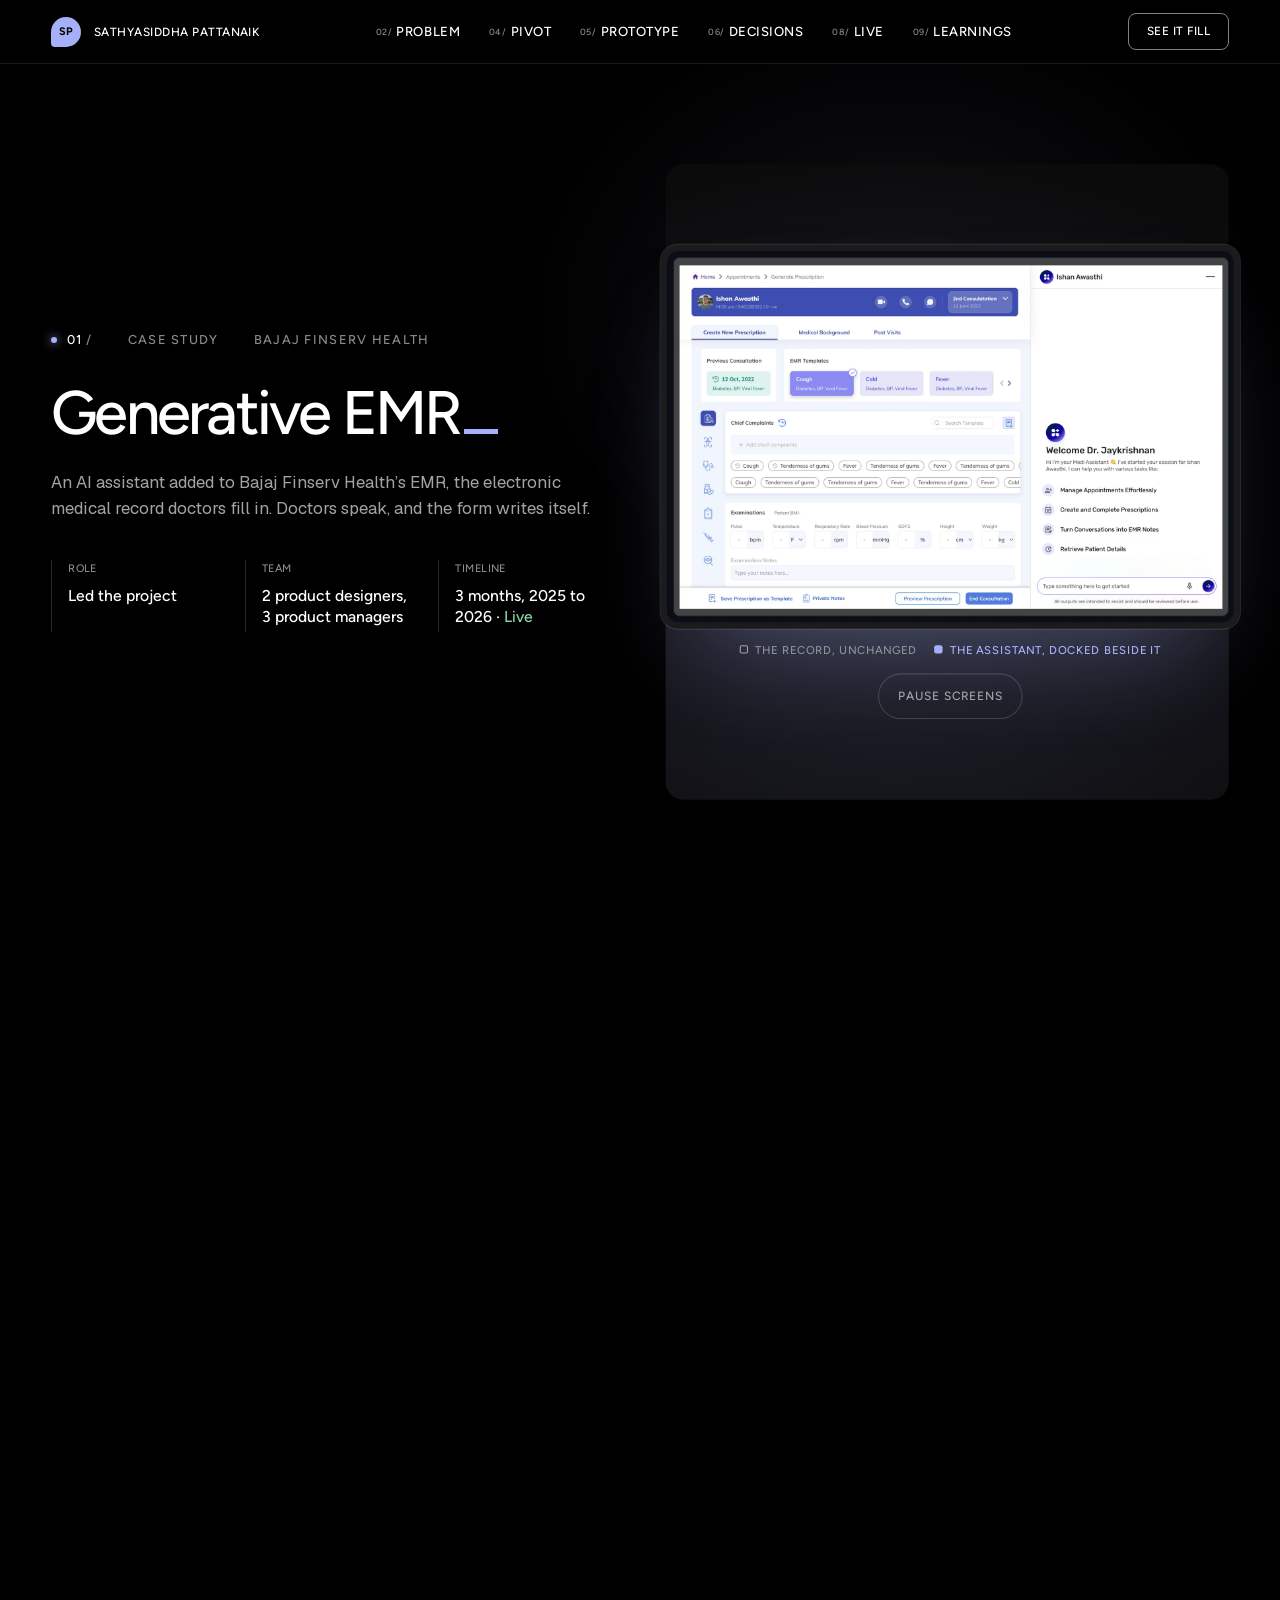
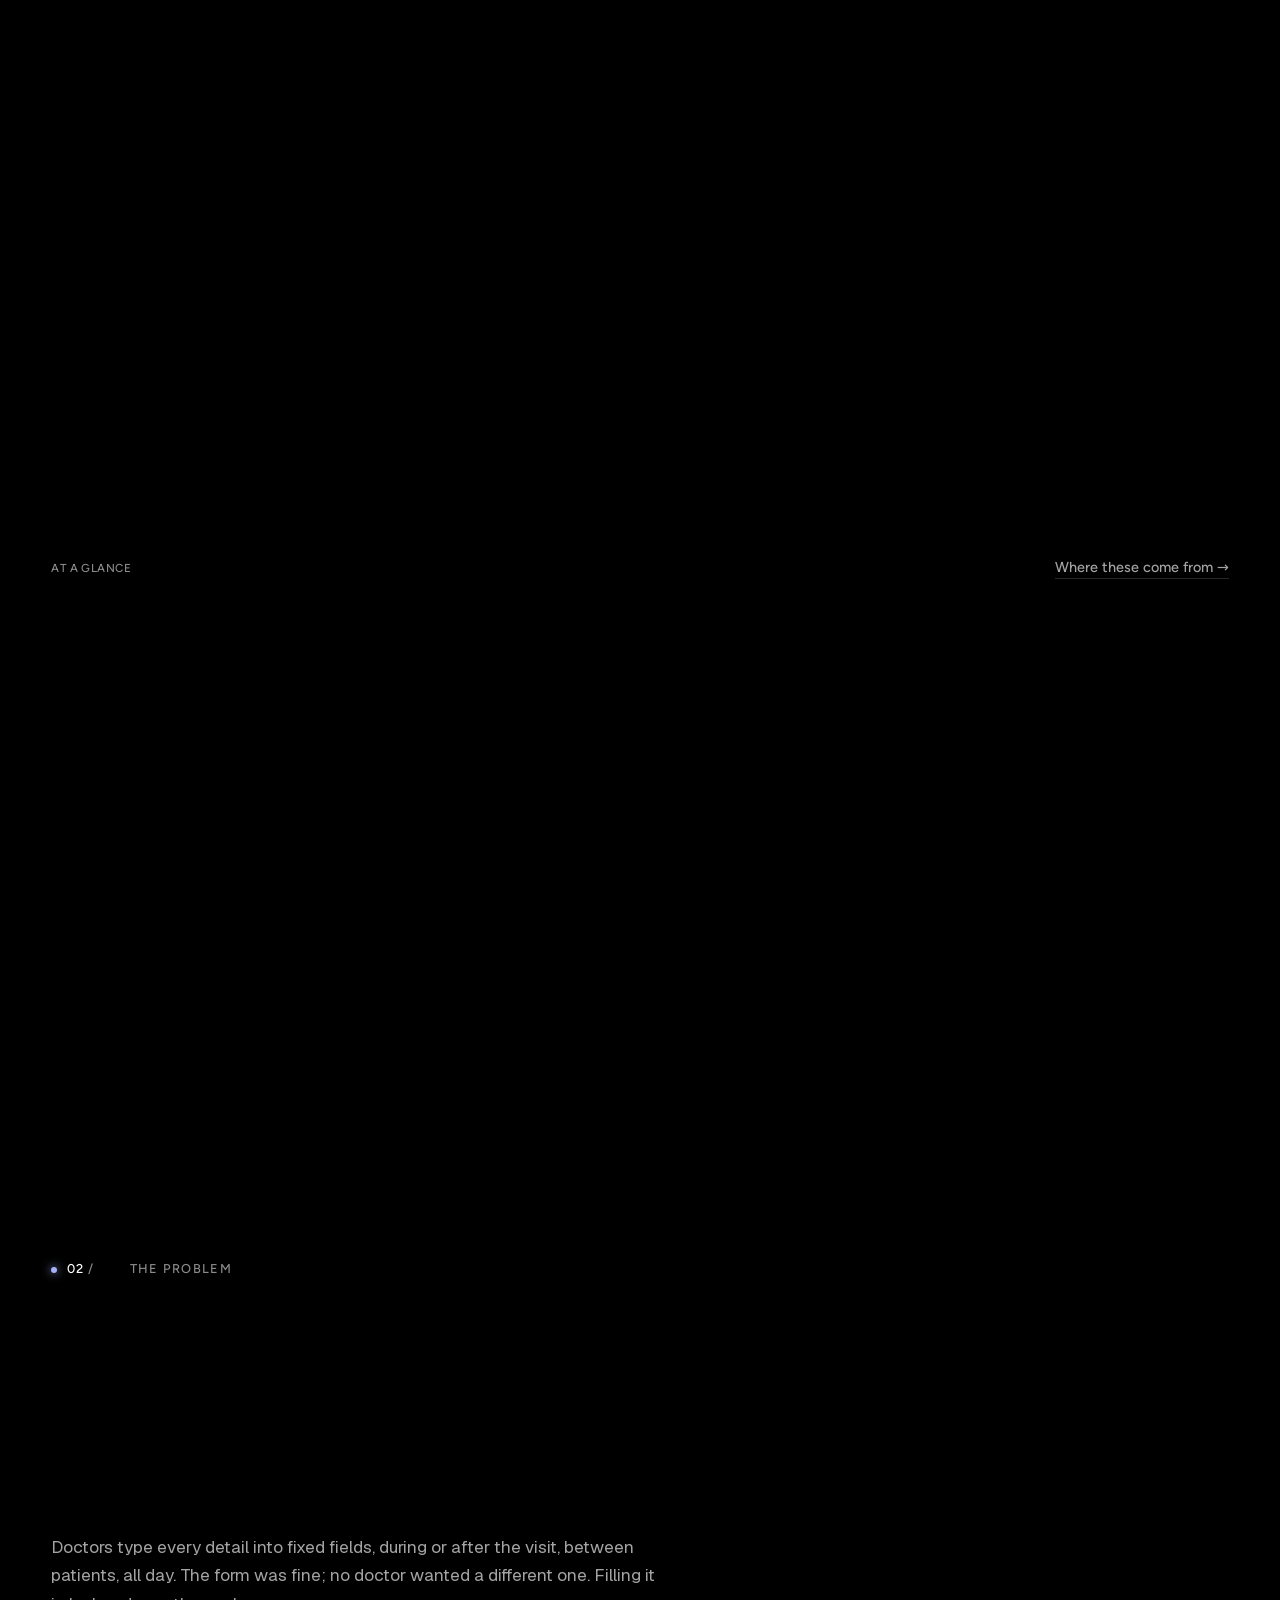
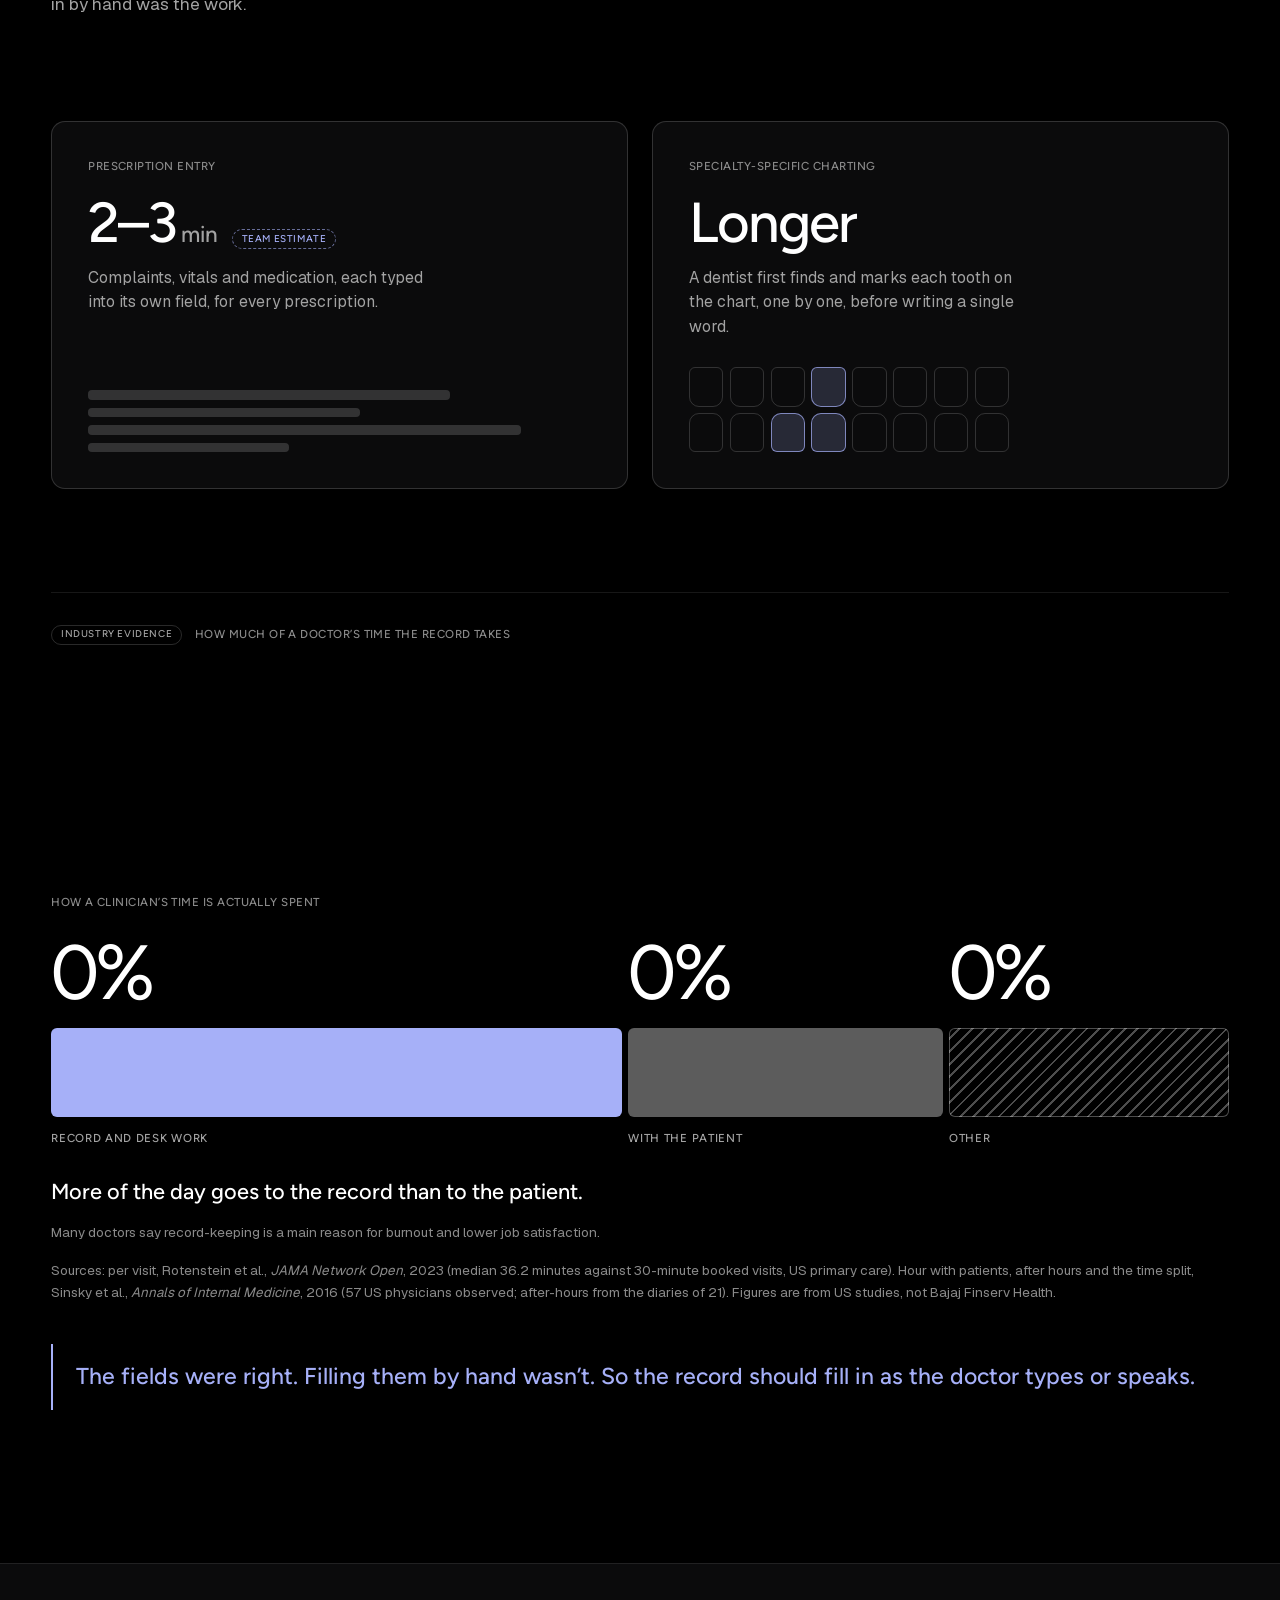
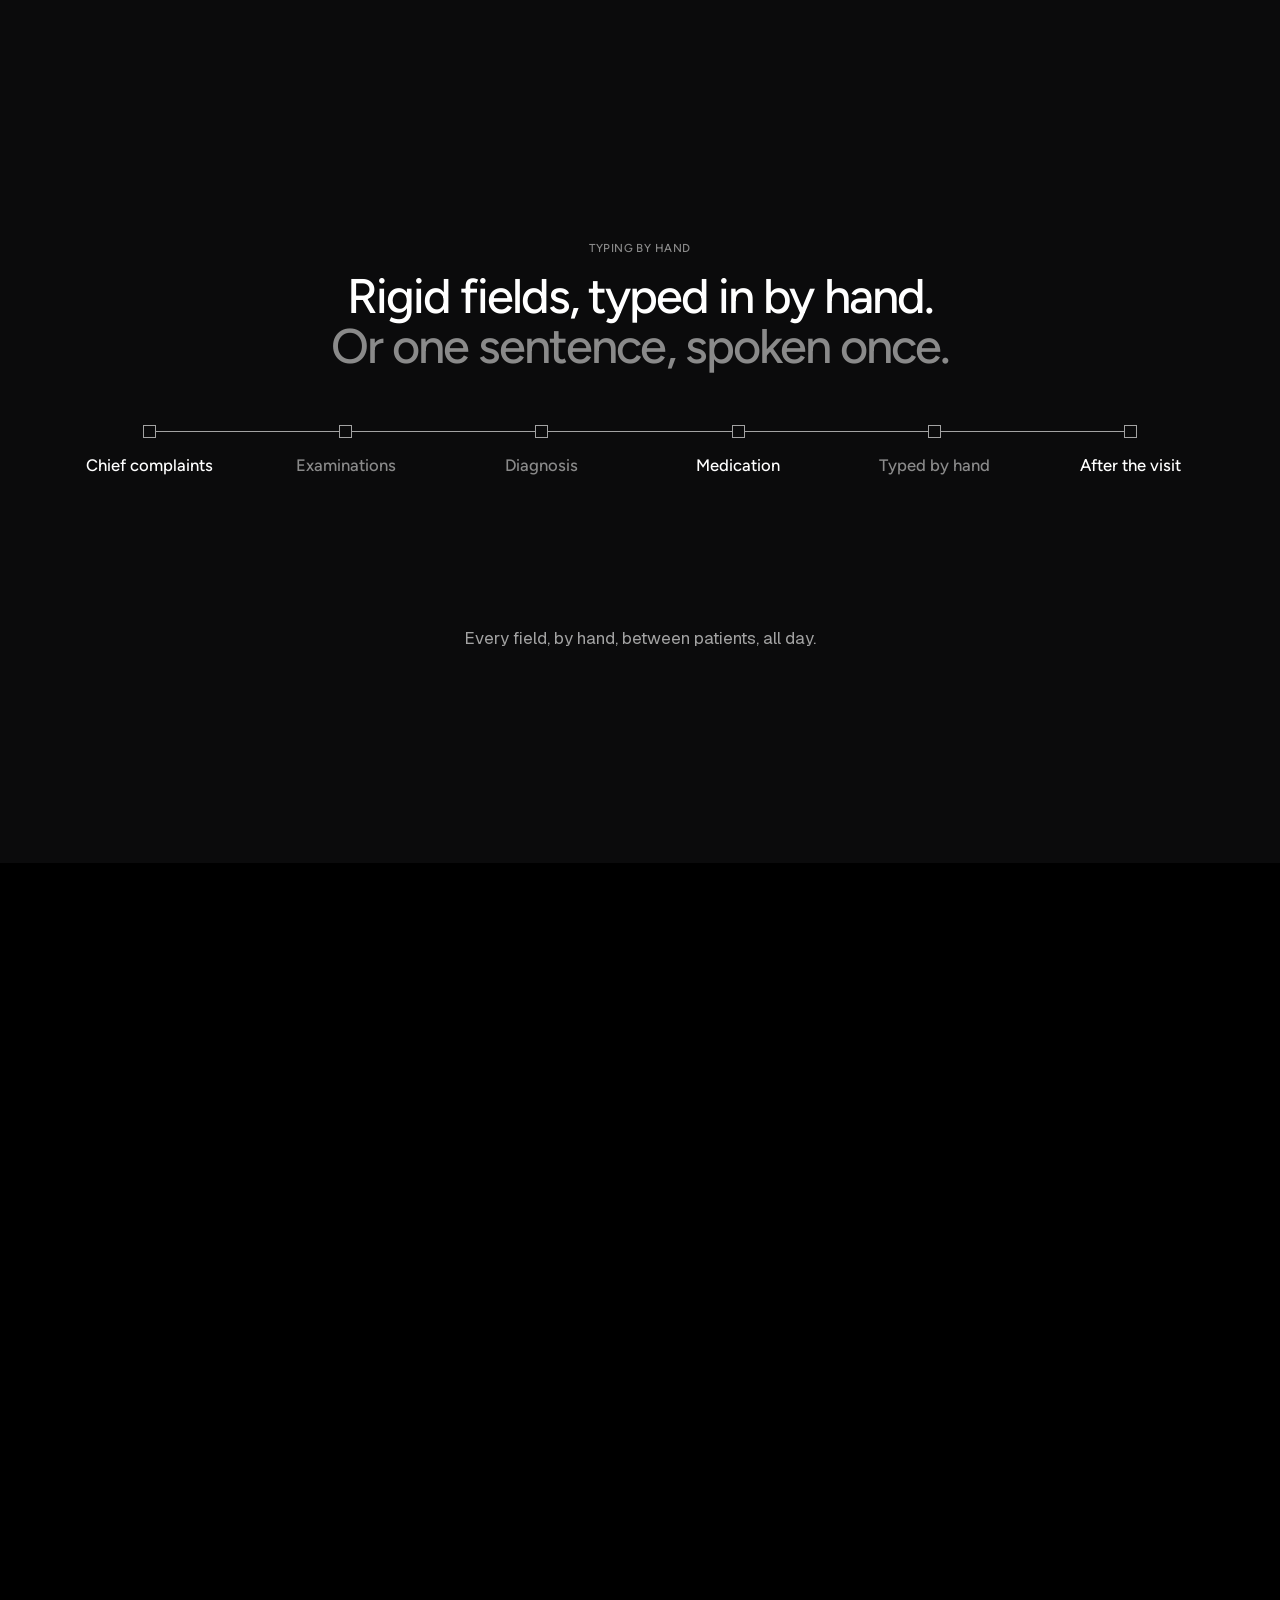
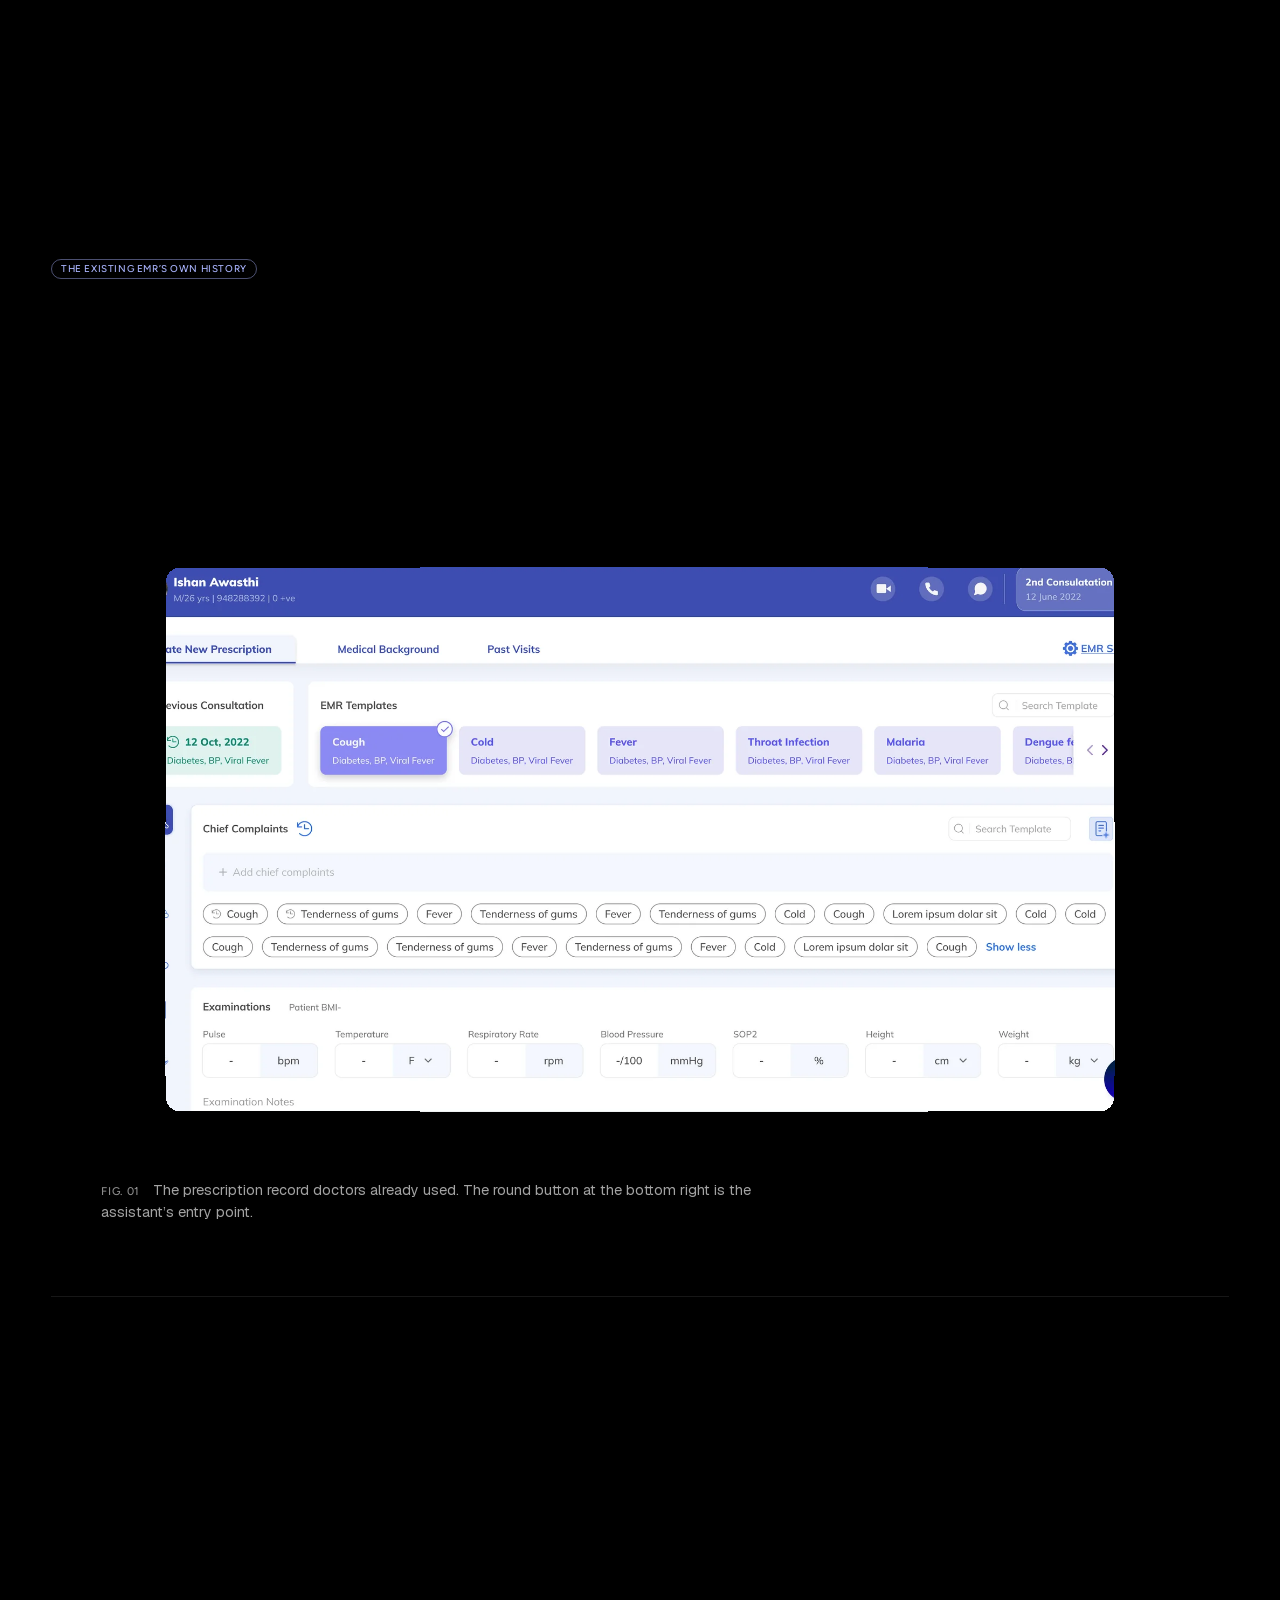
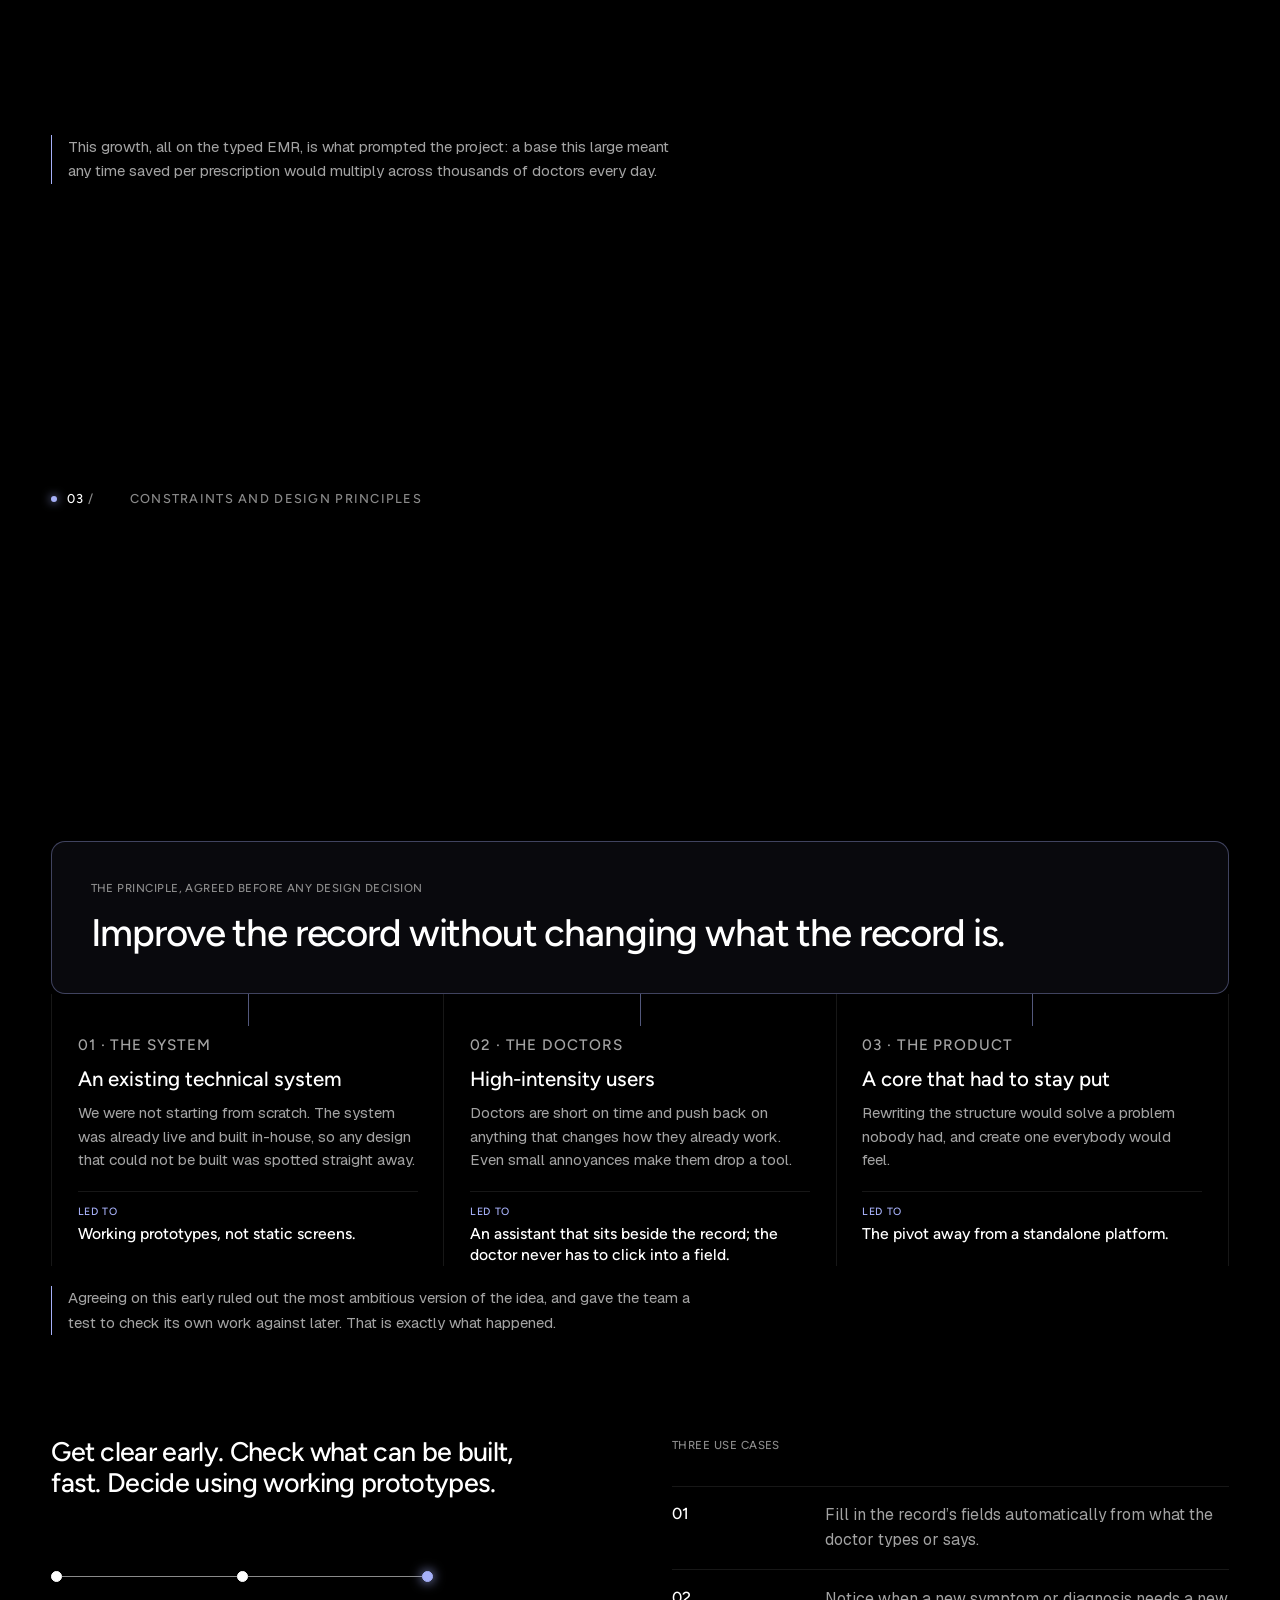
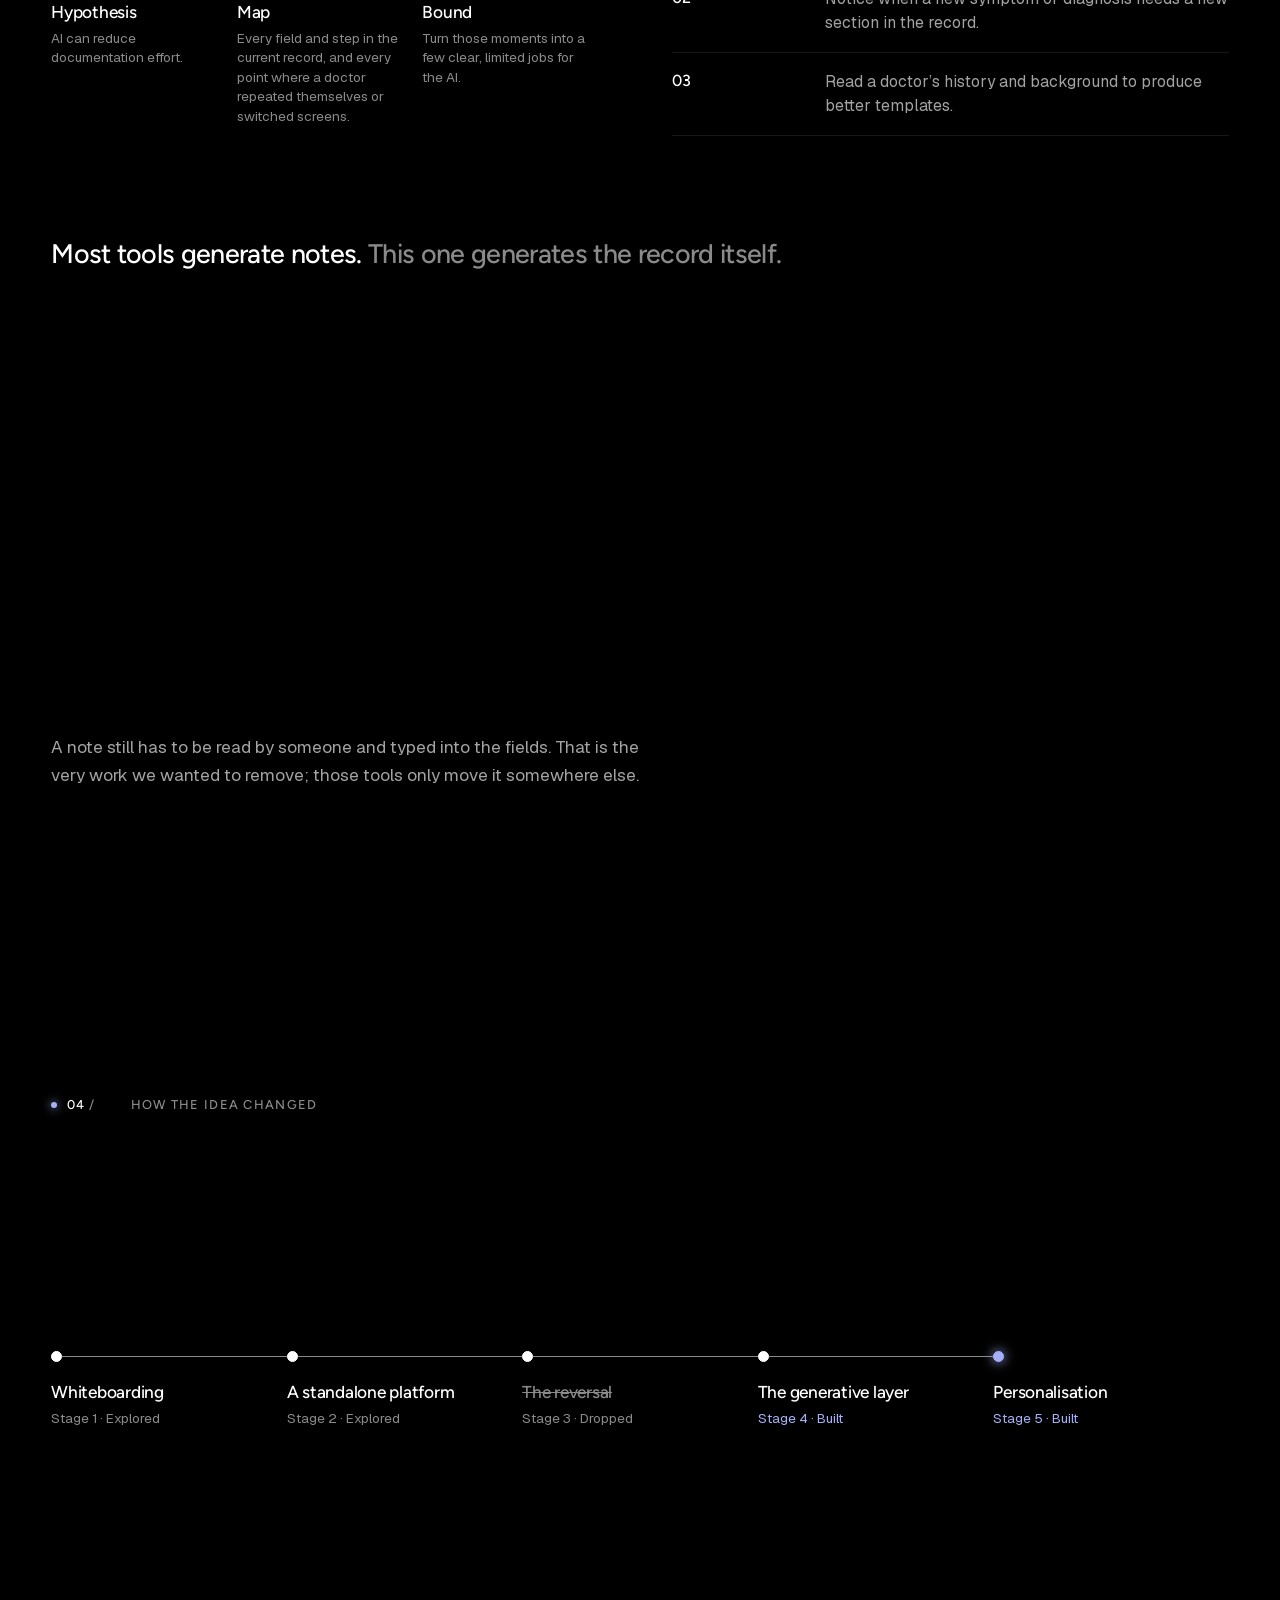
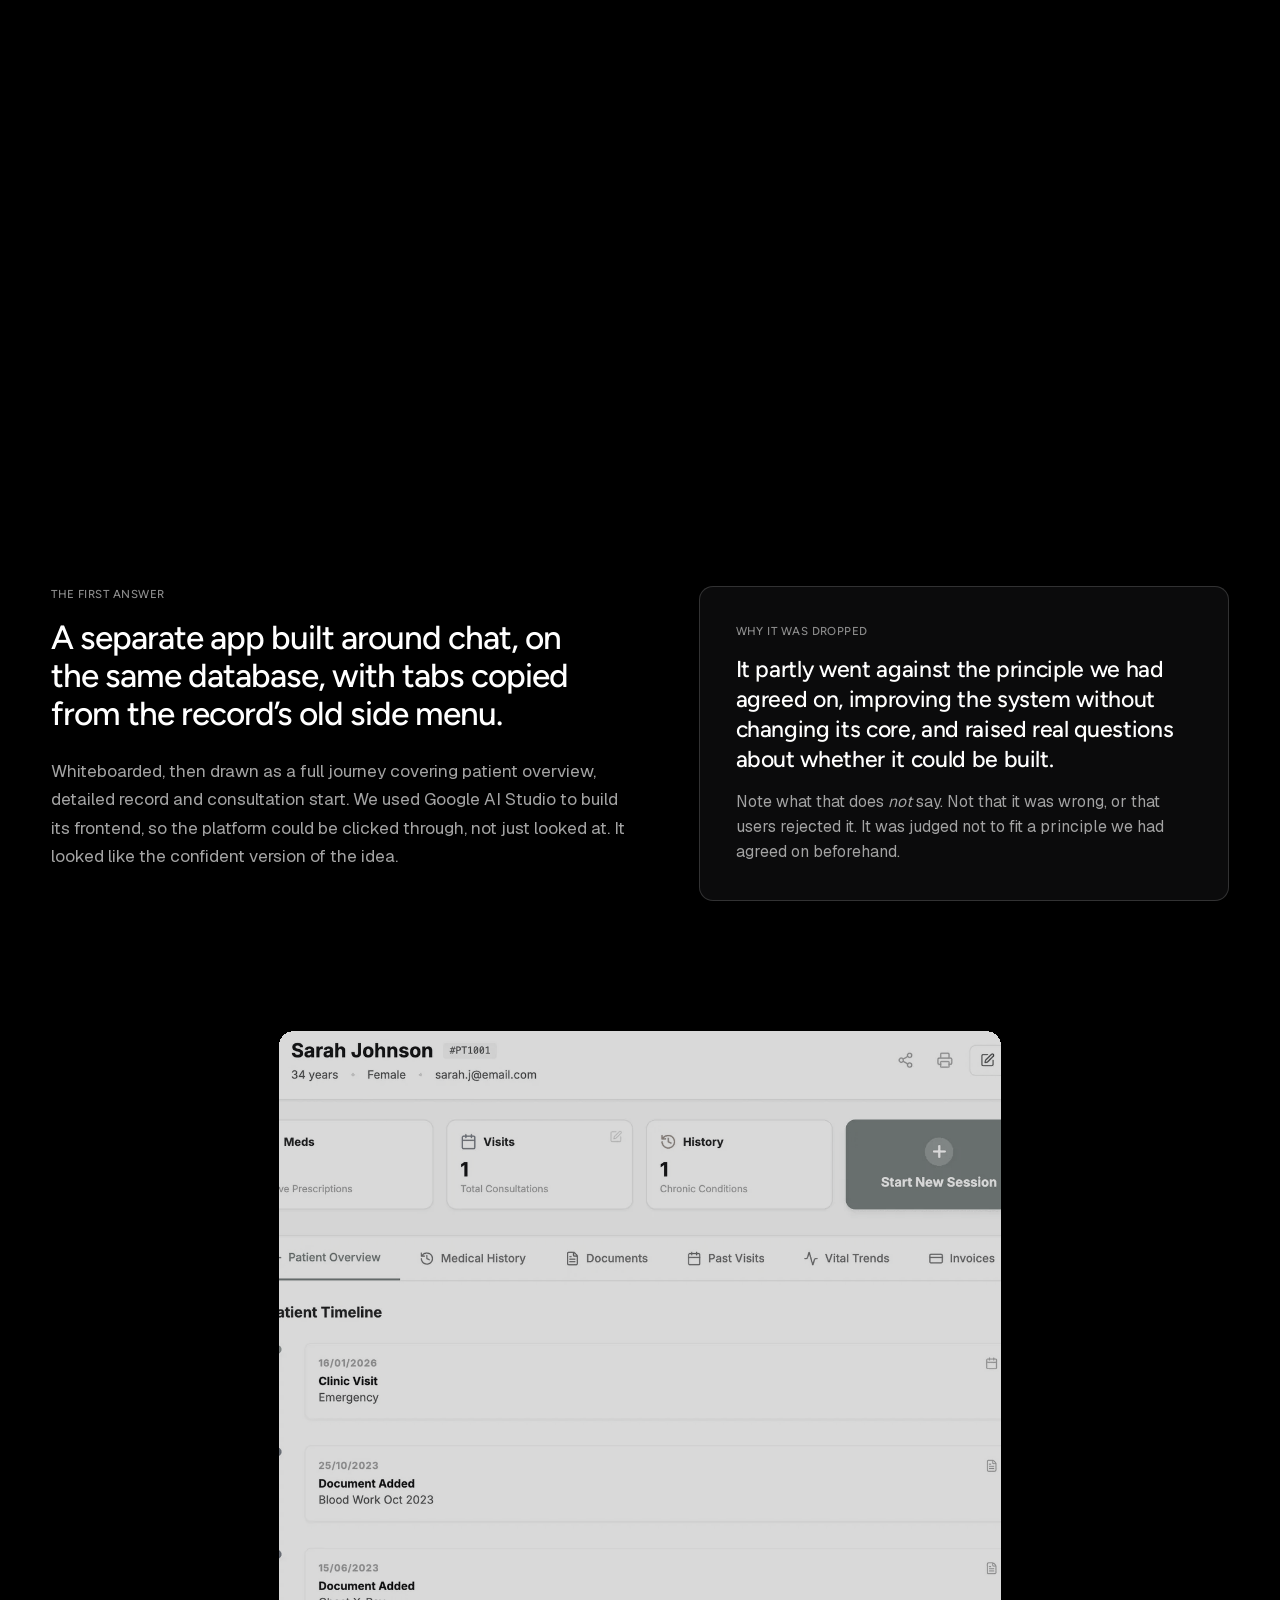
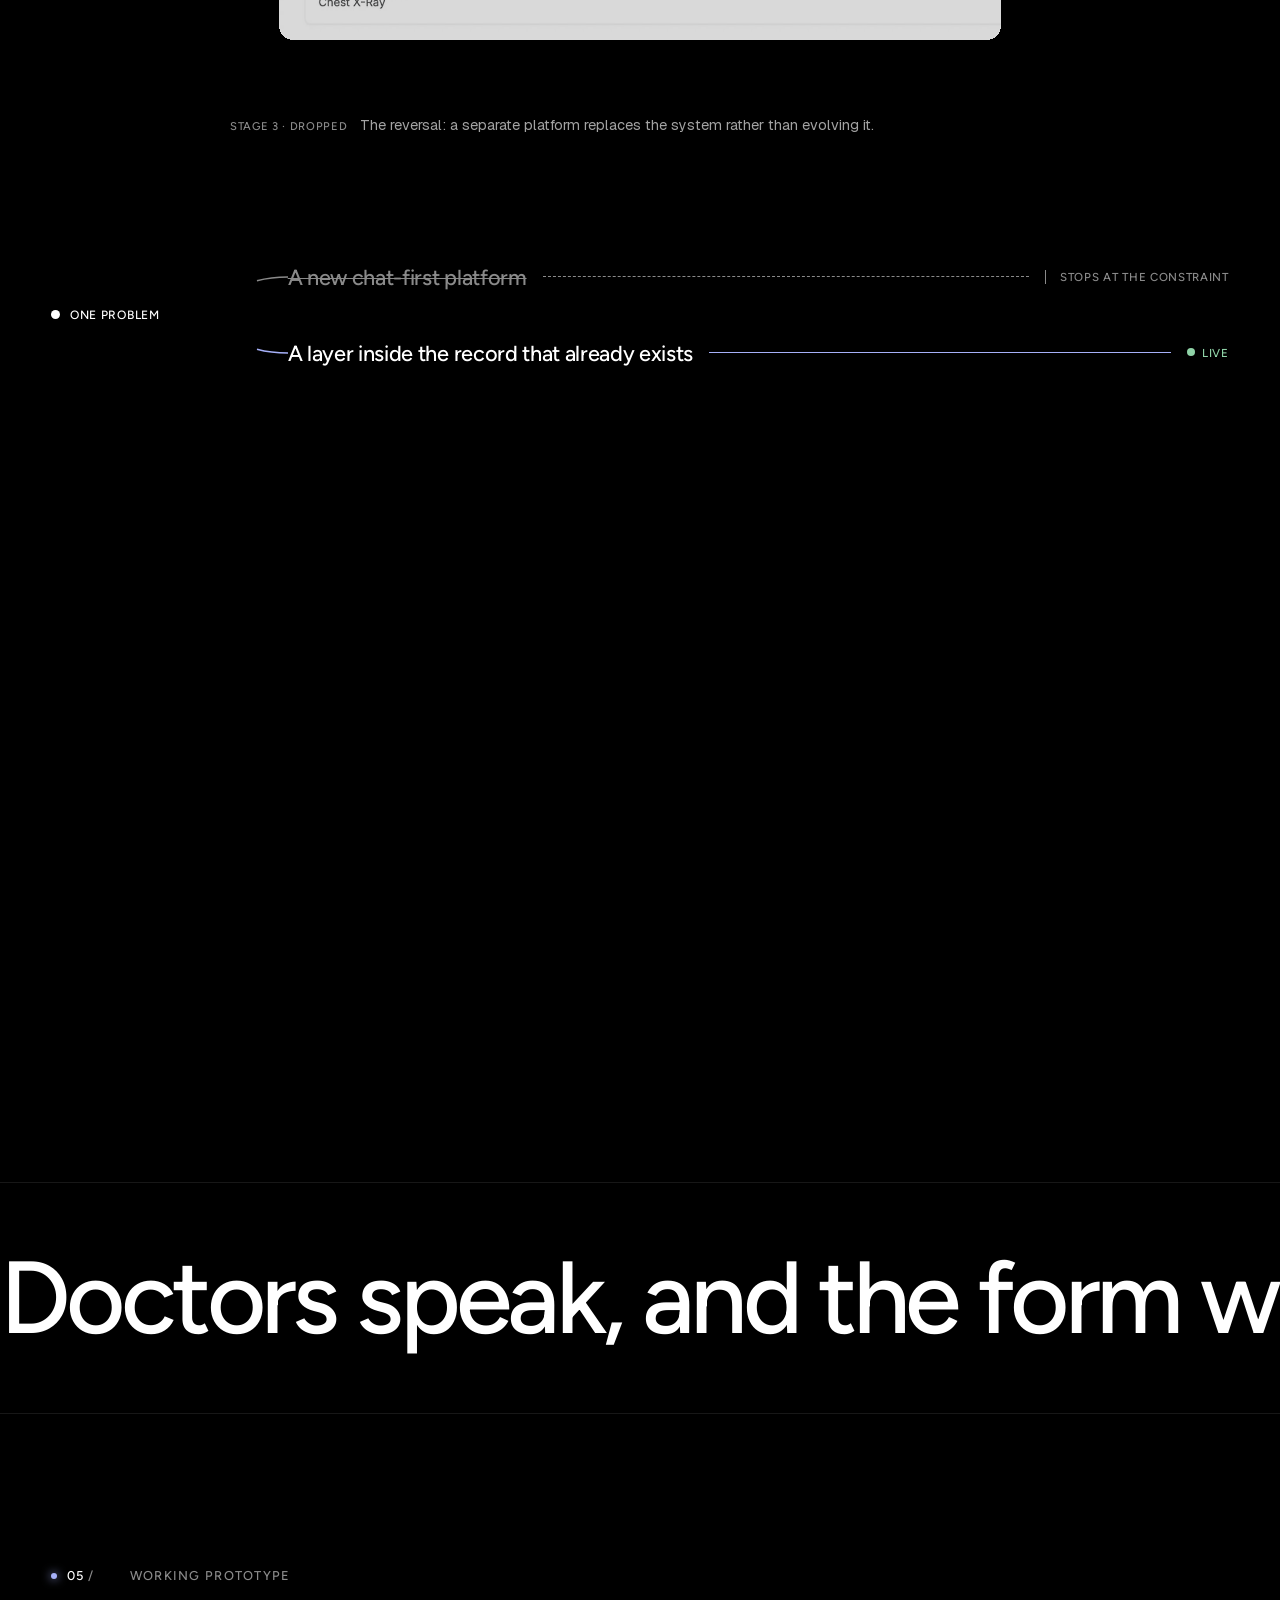
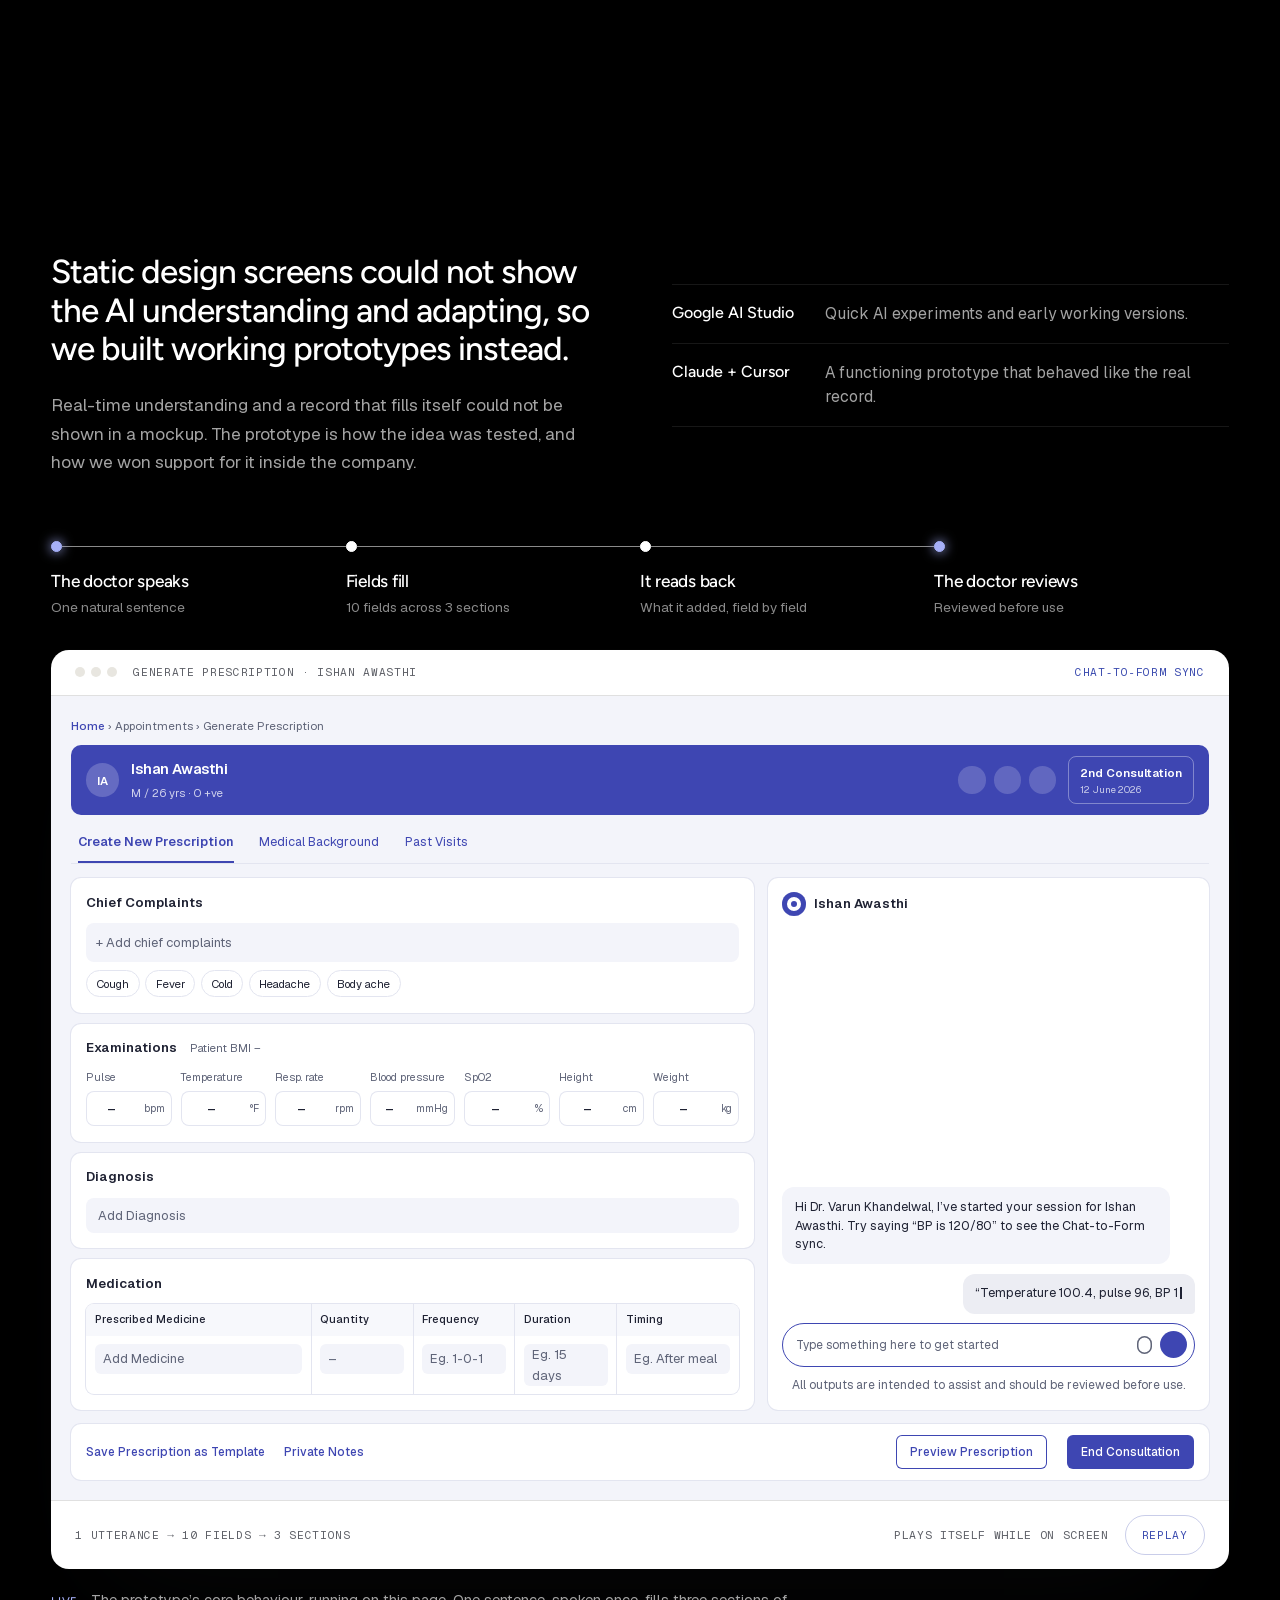
<file: index.html>
<!doctype html>
<html lang="en">
<head>
<meta charset="utf-8">
<meta name="viewport" content="width=device-width, initial-scale=1">
<meta name="color-scheme" content="dark">
<meta name="theme-color" content="#000000">
<link rel="icon" href="data:image/svg+xml,%3Csvg xmlns='http://www.w3.org/2000/svg' viewBox='0 0 32 32'%3E%3Crect width='32' height='32' rx='4' fill='%23000'/%3E%3Ccircle cx='16' cy='16' r='6' fill='%23A6B0F8'/%3E%3C/svg%3E">
<title>Generative EMR, a product design case study</title>
<meta name="description" content="An AI assistant added to Bajaj Finserv Health's electronic medical record. Doctors speak, and the form writes itself.">
<link rel="preload" href="public/fonts/figtree-var.woff2" as="font" type="font/woff2" crossorigin>
<link rel="preload" href="public/fonts/Geist-var-latin.woff2" as="font" type="font/woff2" crossorigin>
<link rel="stylesheet" href="fonts.css">
<link rel="stylesheet" href="kit.css">
<link rel="stylesheet" href="page.css">
<script>document.documentElement.classList.add('js');</script>
</head>
<body>
<a class="skip" href="#problem">Skip to the case study</a>

<header class="bar" aria-label="Case study">
  <a class="bar-id" href="https://uxsiddha.github.io/home" aria-label="Sathyasiddha Pattanaik, portfolio home"><b>SP</b><span>Sathyasiddha Pattanaik</span></a>
  <nav class="bar-nav" aria-label="Chapters">
    <a class="slink" href="#problem"><sup>02/</sup>Problem</a><a class="slink" href="#evolution"><sup>04/</sup>Pivot</a><a class="slink" href="#prototype"><sup>05/</sup>Prototype</a><a class="slink" href="#decisions"><sup>06/</sup>Decisions</a><a class="slink" href="#live"><sup>08/</sup>Live</a><a class="slink" href="#learnings"><sup>09/</sup>Learnings</a>
  </nav>
  <a class="btn btn-solid" href="#prototype">See it fill</a>
  <span class="bar-progress" aria-hidden="true"><i></i></span>
</header>

<main id="main">

<!-- ================================================= 01 HERO AND PRODUCT OVERVIEW
     One pinned stage. The record with the assistant docked beside it is the
     hero; as it crosses the stage, the overview takes over. -->
<section class="act-a pin" id="top" data-pin data-span="0.7" aria-labelledby="hero-h">
  <div class="pin-stage">
    <div class="a-surface" aria-hidden="true"></div>
    <div class="wrap a-grid">
      <div class="a-hero">
        <div class="mark"><span>01</span><span>Case study</span><span>Bajaj Finserv Health</span></div>
        <h1 id="hero-h" class="h-hero">Generative EMR<span class="cur" aria-hidden="true"></span></h1>
        <p class="lede">An AI assistant added to Bajaj Finserv Health&rsquo;s EMR, the electronic medical record doctors fill in. Doctors speak, and the form writes itself.</p>
        <dl class="cols">
          <div><dt>Role</dt><dd>Led the project</dd></div>
          <div><dt>Team</dt><dd>2 product designers, 3 product managers</dd></div>
          <div><dt>Timeline</dt><dd>3 months, 2025 to 2026 &middot; <span class="live-tag">Live</span></dd></div>
        </dl>
      </div>
      <div class="a-phone">
        <figure class="frame" id="hero-frame">
          <div class="swap">
            <img class="is-on" src="public/cover/generative-emr-hero.webp" width="1716" height="1124" alt="The prescription record for patient Ishan Awasthi, with the assistant docked at the right, welcoming the doctor and listing what it can do." fetchpriority="high" decoding="async">
            <img src="public/screens/web/04-ongoing-conversation.webp" width="1480" height="944" alt="An ongoing consultation: the prescription record on the left, and on the right the assistant thread where the doctor dictated vitals and the assistant listed the fields it filled." loading="lazy" decoding="async">
          </div>
        </figure>
        <p class="frame-key" aria-hidden="true"><span class="k-rec">The record, unchanged</span><span class="k-ai">The assistant, docked beside it</span></p>
      </div>
      <div class="a-built" id="built">
        <div class="mark"><span>01</span><span>Product overview</span></div>
        <h2 class="h-sec" id="built-h" tabindex="-1">Eyes on the patient. The record fills itself in.</h2>
        <p class="body">An assistant docked beside the EMR doctors already use. They type or speak as they normally would, it fills in the fields as they go, and they check every one. The record itself doesn&rsquo;t change.</p>
        <ol class="asks is-auto" id="built-asks" aria-label="The screens the record is showing">
          <li><span>Session</span>The assistant docked beside the record</li>
          <li><span>Consultation</span>Complaints, vitals and medication fill in live as the doctor speaks</li>
        </ol>
      </div>
    </div>
  </div>
</section>

<!-- ================================================= AT A GLANCE
     Closes the opening fold with the page's own figures, summarised: the
     existing EMR's growth (from #existing) and Generative EMR's use so far
     (from the dashboard in #impact). Nothing new; each card says whose
     number it is, because the two are not the same thing. -->
<section class="glance" aria-labelledby="glance-h">
  <div class="wrap">
    <div class="glance-head">
      <h2 id="glance-h" class="kicker">At a glance</h2>
      <a class="g-more" href="#existing">Where these come from <span aria-hidden="true">&rarr;</span></a>
    </div>
    <div class="g-grid">
      <article class="g-card g-hero rv">
        <p class="g-tag"><span class="tag-own">The existing EMR</span></p>
        <p class="g-k">Prescriptions generated</p>
        <p class="g-num"><span data-count="716280" data-locale="en-IN">7,16,280</span></p>
        <p class="g-sub">From 2,21,728 in 2022, all typed by hand, before speech-to-text.</p>
        <p class="g-delta"><span aria-hidden="true">&#8599;</span> 3.2&times; &middot; up 223%</p>
        <div class="g-bars" aria-hidden="true">
          <div class="g-bar" style="--w: 31%"><span>2022</span><i></i><b>2,21,728</b></div>
          <div class="g-bar is-now" style="--w: 100%"><span>Now</span><i></i><b>7,16,280</b></div>
        </div>
      </article>
      <article class="g-card rv">
        <p class="g-tag"><span class="tag-own">The existing EMR</span></p>
        <p class="g-num"><span data-count="15798" data-locale="en-IN">15,798</span></p>
        <p class="g-k">Unique doctors using it</p>
        <p class="g-sub">From 7,160 in 2022. 2.2&times;, up 121%.</p>
      </article>
      <article class="g-card rv">
        <p class="g-tag"><span class="tag-m">Generative EMR</span></p>
        <p class="g-num"><span data-count="87">87</span></p>
        <p class="g-k">Consultations so far</p>
        <p class="g-sub">April to September 2026, June the busiest at 26. Use, not results.</p>
      </article>
    </div>
  </div>
</section>

<!-- ================================================= 02 THE PROBLEM -->
<section class="sec problem" id="problem" aria-labelledby="problem-h">
  <div class="wrap">
    <div class="mark"><span>02</span><span>The problem</span></div>
    <h2 id="problem-h" class="h-statement rv">How long does one prescription take? <em>A few minutes. Longer for specialists.</em></h2>
    <p class="body prob-lede">Doctors type every detail into fixed fields, during or after the visit, between patients, all day. The form was fine; no doctor wanted a different one. Filling it in by hand was the work.</p>
    <div class="prob-ex sec-gap">
      <article class="px-card">
        <p class="kicker">Prescription entry</p>
        <p class="px-fig">2&ndash;3<small>min</small> <span class="tag-h">Team estimate</span></p>
        <p class="px-copy">Complaints, vitals and medication, each typed into its own field, for every prescription.</p>
        <div class="px-form" aria-hidden="true"><i></i><i></i><i></i><i></i></div>
      </article>
      <article class="px-card">
        <p class="kicker">Specialty-specific charting</p>
        <p class="px-fig">Longer</p>
        <p class="px-copy">A dentist first finds and marks each tooth on the chart, one by one, before writing a single word.</p>
        <div class="px-teeth" aria-hidden="true"><i></i><i></i><i></i><i class="on"></i><i></i><i></i><i></i><i></i><i></i><i></i><i class="on"></i><i class="on"></i><i></i><i></i><i></i><i></i></div>
      </article>
    </div>
    <div class="evidence sec-gap">
      <p class="kicker"><span class="tag-src">Industry evidence</span> How much of a doctor&rsquo;s time the record takes</p>
      <dl class="figs figs-cap">
        <div><dt>Record time per visit</dt><dd><small class="pre">~</small><span data-count="36">36</span><small>min</small></dd><p>A doctor spends about 36 minutes on the record for each patient visit. The visit itself is booked for 30.</p></div>
        <div><dt>Desk time per hour of care</dt><dd><small class="pre">~</small><span data-count="2">2</span><small>hrs</small></dd><p>For every hour a doctor spends with patients, nearly two more go to the record and desk work.</p></div>
        <div><dt>Extra work at night</dt><dd>1&ndash;2<small>hrs</small></dd><p>After the clinic closes, doctors spend another one to two hours on the record each night.</p></div>
      </dl>
      <div class="timeuse-block sec-gap">
        <p class="kicker">How a clinician&rsquo;s time is actually spent</p>
        <div class="timeuse" role="img" aria-label="49% medical record and desk work, 27% with the patient, 24% other tasks.">
          <div class="tu-seg" style="--p:49"><p class="tu-num"><span data-count="49">49</span>%</p><div class="tu-track"><span class="tu-bar"></span></div><p class="tu-label">Record and desk work</p></div>
          <div class="tu-seg" style="--p:27"><p class="tu-num"><span data-count="27">27</span>%</p><div class="tu-track"><span class="tu-bar"></span></div><p class="tu-label">With the patient</p></div>
          <div class="tu-seg" style="--p:24"><p class="tu-num"><span data-count="24">24</span>%</p><div class="tu-track"><span class="tu-bar"></span></div><p class="tu-label">Other</p></div>
        </div>
        <p class="tu-read">More of the day goes to the record than to the patient.</p>
      </div>
      <p class="fine">Many doctors say record-keeping is a main reason for burnout and lower job satisfaction.</p>
      <p class="fine sources">Sources: per visit, Rotenstein et al., <i>JAMA Network Open</i>, 2023 (median 36.2 minutes against 30-minute booked visits, US primary care). Hour with patients, after hours and the time split, Sinsky et al., <i>Annals of Internal Medicine</i>, 2016 (57 US physicians observed; after-hours from the diaries of 21). Figures are from US studies, not Bajaj Finserv Health.</p>
    </div>
    <p class="review-line sec-gap">The fields were right. Filling them by hand wasn&rsquo;t. So the record should fill in as the doctor types or speaks.</p>
  </div>
</section>

<!-- the comparison: filling by hand collapses into one spoken sentence -->
<section class="act-c pin" id="collapse" data-pin data-span="0.75" aria-labelledby="collapse-h">
  <div class="pin-stage">
    <div class="wrap c-wrap">
      <div class="c-head">
        <p class="kicker"><span class="c-l0">Typing by hand</span><span class="c-l1">With the assistant</span></p>
        <h2 id="collapse-h" class="h-sec">Rigid fields, typed in by hand. <em>Or one sentence, spoken once.</em></h2>
      </div>
      <div class="c-flow">
        <p class="c-old">Chief complaints &middot; Examinations &middot; Diagnosis &middot; Medication &middot; Each typed by hand &middot; During or after the visit</p>
        <ol class="c-steps" aria-label="Filling the record, before and after">
          <li class="swap"><i></i><span class="a">Chief complaints</span><span class="b">Speak</span></li>
          <li class="drop"><i></i><span>Examinations</span></li>
          <li class="drop"><i></i><span>Diagnosis</span></li>
          <li class="swap"><i></i><span class="a">Medication</span><span class="b">Fields fill</span></li>
          <li class="drop"><i></i><span>Typed by hand</span></li>
          <li class="swap"><i></i><span class="a">After the visit</span><span class="b">Read back</span></li>
        </ol>
        <div class="c-say" aria-hidden="true"><span class="c-mic"></span><span class="c-typed" id="c-typed"></span></div>
      </div>
      <p class="c-note"><span class="c-n0">Every field, by hand, between patients, all day.</span><span class="c-n1">One sentence, spoken once, fills three sections of a form the doctor never opens.</span></p>
    </div>
  </div>
</section>

<section class="sec existing" id="existing" aria-labelledby="existing-h">
  <div class="wrap">
    <p class="kicker"><span class="tag-own">The existing EMR&rsquo;s own history</span></p>
    <h2 id="existing-h" class="h-sec rv">The EMR worked well. <em>At this scale, fixing even small delays made it perform better.</em></h2>
  </div>
  <figure class="shot open"><img src="public/screens/web/existing-record.webp" width="2000" height="1201" alt="The existing prescription record at Bajaj Finserv Health: patient header, EMR templates, chief complaints, examinations and the footer actions." loading="lazy" decoding="async"><figcaption><span>Fig. 01</span>The prescription record doctors already used. The round button at the bottom right is the assistant&rsquo;s entry point.</figcaption></figure>
  <div class="wrap">
    <div class="metrics">
      <div class="m-row"><p class="m-num"><span data-count="716280" data-locale="en-IN">7,16,280</span></p><div class="m-txt"><p class="m-k">Prescriptions generated</p><p>Up from 2,21,728 in 2022, a 223% rise. Every one typed by hand.</p></div></div>
      <div class="m-row"><p class="m-num"><span data-count="15798" data-locale="en-IN">15,798</span></p><div class="m-txt"><p class="m-k">Unique doctors using it</p><p>Up from 7,160 in 2022, a 121% rise.</p></div></div>
    </div>
    <p class="caveat">This growth, all on the typed EMR, is what prompted the project: a base this large meant any time saved per prescription would multiply across thousands of doctors every day.</p>
  </div>
</section>

<!-- ================================================= 03 CONSTRAINTS AND PRINCIPLES -->
<section class="sec" id="constraints" aria-labelledby="ch-h">
  <div class="wrap">
    <div class="mark"><span>03</span><span>Constraints and design principles</span></div>
    <h2 id="ch-h" class="h-statement rv">The goal was not to redesign the system, <em>but to improve it without disrupting it.</em></h2>
    <div class="principle sec-gap">
      <p class="kicker">The principle, agreed before any design decision</p>
      <p class="principle-t">Improve the record without changing what the record is.</p>
    </div>
    <ol class="cframe">
      <li>
        <p class="cf-n">01 &middot; The system</p>
        <h3>An existing technical system</h3>
        <p>We were not starting from scratch. The system was already live and built in-house, so any design that could not be built was spotted straight away.</p>
        <p class="cf-led"><span>Led to</span>Working prototypes, not static screens.</p>
      </li>
      <li>
        <p class="cf-n">02 &middot; The doctors</p>
        <h3>High-intensity users</h3>
        <p>Doctors are short on time and push back on anything that changes how they already work. Even small annoyances make them drop a tool.</p>
        <p class="cf-led"><span>Led to</span>An assistant that sits beside the record; the doctor never has to click into a field.</p>
      </li>
      <li>
        <p class="cf-n">03 &middot; The product</p>
        <h3>A core that had to stay put</h3>
        <p>Rewriting the structure would solve a problem nobody had, and create one everybody would feel.</p>
        <p class="cf-led"><span>Led to</span>The pivot away from a standalone platform.</p>
      </li>
    </ol>
    <p class="caveat">Agreeing on this early ruled out the most ambitious version of the idea, and gave the team a test to check its own work against later. That is exactly what happened.</p>

    <div class="split2 sec-gap">
      <div>
        <h3 class="h-sub">Get clear early. Check what can be built, fast. Decide using working prototypes.</h3>
        <ol class="loop loop-notes" aria-label="The approach">
          <li><b>Hypothesis</b><small>AI can reduce documentation effort.</small></li>
          <li><b>Map</b><small>Every field and step in the current record, and every point where a doctor repeated themselves or switched screens.</small></li>
          <li><b>Bound</b><small>Turn those moments into a few clear, limited jobs for the AI.</small></li>
        </ol>
      </div>
      <div>
        <p class="kicker">Three use cases</p>
        <ol class="rows">
          <li><span class="k">01</span><span class="v">Fill in the record&rsquo;s fields automatically from what the doctor types or says.</span></li>
          <li><span class="k">02</span><span class="v">Notice when a new symptom or diagnosis needs a new section in the record.</span></li>
          <li><span class="k">03</span><span class="v">Read a doctor&rsquo;s history and background to produce better templates.</span></li>
        </ol>
      </div>
    </div>

    <div class="sec-gap">
      <h3 class="h-sub">Most tools generate notes. <em class="dim">This one generates the record itself.</em></h3>
      <ol class="disc land">
        <li class="disc-h" aria-hidden="true"><span>Category &middot; examples</span><span>Strength</span><span>Gap</span></li>
        <li><span><b>Traditional EMRs</b> Epic, Cerner</span><span>Trusted, compliant</span><span>Manual, rigid, time-heavy</span></li>
        <li><span><b>Enterprise AI scribes</b> Nuance DAX</span><span>Built into large hospital systems</span><span>Fixed output, hard to adapt</span></li>
        <li><span><b>AI scribe startups</b> Abridge, Suki, Augmedix</span><span>Fast, listen in the background</span><span>Write notes, not the record itself</span></li>
        <li><span><b>General AI assistants</b> LLM-based tools, like ChatGPT</span><span>Good with language</span><span>No medical structure</span></li>
      </ol>
      <p class="body">A note still has to be read by someone and typed into the fields. That is the very work we wanted to remove; those tools only move it somewhere else.</p>
    </div>
  </div>
</section>

<!-- ================================================= 04 EXPLORATION, EVOLUTION AND PIVOT -->
<section class="sec pivot" id="evolution" aria-labelledby="evo-h">
  <div class="wrap">
    <div class="mark"><span>04</span><span>How the idea changed</span></div>
    <h2 id="evo-h" class="h-statement rv">The version that demoed best <em>was the one we dropped.</em></h2>
    <ol class="loop timeline" aria-label="Five stages of the design">
      <li><b>Whiteboarding</b><small>Stage 1 &middot; Explored</small></li>
      <li><b>A standalone platform</b><small>Stage 2 &middot; Explored</small></li>
      <li class="t-drop"><b>The reversal</b><small>Stage 3 &middot; Dropped</small></li>
      <li class="t-built"><b>The generative layer</b><small>Stage 4 &middot; Built</small></li>
      <li class="t-built"><b>Personalisation</b><small>Stage 5 &middot; Built</small></li>
    </ol>
  </div>
  <div class="screens stages" data-still>
    <figure class="scr"><img src="public/screens/web/stage-1-whiteboard.webp" srcset="public/screens/web/stage-1-whiteboard.webp 640w, public/screens/web/stage-1-whiteboard-2x.webp 960w" sizes="(max-width: 900px) 100vw, 580px" width="640" height="480" alt="A whiteboard covered in hand-drawn wireframes: chat, patient list, calendar, settings." loading="lazy" decoding="async"><figcaption><span>Stage 1 &middot; Explored</span><b>Whiteboarding</b>Chat as the entry point, carrying over the navigation doctors already knew.</figcaption></figure>
    <figure class="scr"><img src="public/screens/web/stage-2-platform.webp" srcset="public/screens/web/stage-2-platform.webp 640w, public/screens/web/stage-2-platform-2x.webp 1280w" sizes="(max-width: 900px) 100vw, 580px" width="640" height="480" alt="The standalone platform's patient overview: vitals, medications, history and allergies as cards above a Start Consultation button." loading="lazy" decoding="async"><figcaption><span>Stage 2 &middot; Explored</span><b>A standalone platform</b>Patient overview, detailed record, consultation start. Its frontend was built with Google AI Studio. The version that demoed best.</figcaption></figure>
  </div>
  <div class="wrap">
    <div class="pivot-why">
      <div>
        <p class="kicker">The first answer</p>
        <p class="pull">A separate app built around chat, on the same database, with tabs copied from the record&rsquo;s old side menu.</p>
        <p class="body">Whiteboarded, then drawn as a full journey covering patient overview, detailed record and consultation start. We used Google AI Studio to build its frontend, so the platform could be clicked through, not just looked at. It looked like the confident version of the idea.</p>
      </div>
      <div class="why-box">
        <p class="kicker">Why it was dropped</p>
        <p class="why-t">It partly went against the principle we had agreed on, improving the system without changing its core, and raised real questions about whether it could be built.</p>
        <p class="body-sm">Note what that does <em>not</em> say. Not that it was wrong, or that users rejected it. It was judged not to fit a principle we had agreed on beforehand.</p>
      </div>
    </div>
    <figure class="shot dropped-one open"><img src="public/screens/web/stage-3-dropped-lg.webp" width="1400" height="1237" alt="The standalone platform's detailed patient record with a patient timeline, the direction that was dropped." loading="lazy" decoding="async"><figcaption><span>Stage 3 &middot; Dropped</span>The reversal: a separate platform replaces the system rather than evolving it.</figcaption></figure>
    <div class="fork sec-gap" data-trace role="img" aria-label="Two directions from one problem. The standalone platform stops at the constraint; the layer inside the existing record continues, and is live.">
      <p class="fork-origin"><span class="f-dot"></span>One problem</p>
      <svg class="fork-lines" viewBox="0 0 100 100" preserveAspectRatio="none" aria-hidden="true">
        <path class="f-dash" pathLength="1" d="M0 50 C 50 50, 50 25, 100 25" vector-effect="non-scaling-stroke"/>
        <path class="f-solid" pathLength="1" d="M0 50 C 50 50, 50 75, 100 75" vector-effect="non-scaling-stroke"/>
      </svg>
      <div class="fork-lanes">
        <p class="lane is-dropped"><span class="lane-t">A new chat-first platform</span><i></i><span class="lane-end">Stops at the constraint</span></p>
        <p class="lane is-kept"><span class="lane-t">A layer inside the record that already exists</span><i></i><span class="lane-end">Live</span></p>
      </div>
    </div>
  </div>
  <div class="screens stages stages-2" data-still>
    <figure class="scr is-built"><img src="public/screens/web/stage-4-layer.webp" width="640" height="480" alt="The existing prescription screen with the assistant docked at the right." loading="lazy" decoding="async"><figcaption><span>Stage 4 &middot; Built</span><b>The generative layer</b>Talking or typing fills the form; smart fill also adds details the doctor didn&rsquo;t mention.</figcaption></figure>
    <figure class="scr is-built"><img src="public/screens/web/stage-5-personal.webp" srcset="public/screens/web/stage-5-personal.webp 640w, public/screens/web/stage-5-personal-2x.webp 1280w" sizes="(max-width: 900px) 100vw, 580px" width="640" height="480" alt="A generated cardiology template: cardiac risk profile and ejection fraction blocks, with the assistant explaining what it pre-configured." loading="lazy" decoding="async"><figcaption><span>Stage 5 &middot; Built</span><b>Personalisation</b>Onboarding reads the doctor&rsquo;s background and generates an editable template.</figcaption></figure>
  </div>
</section>

<div class="band" aria-hidden="true"><div class="band-track"><span>Doctors speak, and the form writes itself</span><i></i><span>Doctors speak, and the form writes itself</span><i></i><span>Doctors speak, and the form writes itself</span><i></i><span>Doctors speak, and the form writes itself</span><i></i></div></div>

<!-- ================================================= 05 THE FUNCTIONAL PROTOTYPE -->
<section class="sec" id="prototype" aria-labelledby="proto-h">
  <div class="wrap">
    <div class="mark"><span>05</span><span>Working prototype</span></div>
    <h2 id="proto-h" class="h-statement rv">Working proofs, <em>not static screens.</em></h2>
    <div class="split2 sec-gap">
      <div><p class="pull">Static design screens could not show the AI understanding and adapting, so we built working prototypes instead.</p><p class="body">Real-time understanding and a record that fills itself could not be shown in a mockup. The prototype is how the idea was tested, and how we won support for it inside the company.</p></div>
      <dl class="rows">
        <div><dt>Google AI Studio</dt><dd>Quick AI experiments and early working versions.</dd></div>
        <div><dt>Claude + Cursor</dt><dd>A functioning prototype that behaved like the real record.</dd></div>
      </dl>
    </div>
    <ol class="loop proto-steps" id="proto-steps" aria-label="What happens in the demonstration">
      <li><b>The doctor speaks</b><small>One natural sentence</small></li>
      <li><b>Fields fill</b><small>10 fields across 3 sections</small></li>
      <li><b>It reads back</b><small>What it added, field by field</small></li>
      <li><b>The doctor reviews</b><small>Reviewed before use</small></li>
    </ol>
  </div>
  <!-- The demonstration, rebuilt as the real prescription screen from the design file. The dictation uses clinically plausible values (the design file's own sample read 220 bpm and 100 C). Ships settled; the script clears and plays it. -->
  <div class="wrap demo-stage" id="demo-stage">
    <section class="demo" id="demo" aria-label="Chat-to-Form sync, demonstrated on the prescription screen">
      <div class="demo-bar"><span class="dots" aria-hidden="true"><i></i><i></i><i></i></span><span>Generate Prescription &middot; Ishan Awasthi</span><span class="demo-tag">Chat&#8209;to&#8209;Form sync</span></div>
      <div class="emr">
        <p class="emr-crumbs" aria-hidden="true"><b>Home</b> &rsaquo; Appointments &rsaquo; Generate Prescription</p>
        <div class="emr-patient"><span class="emr-avatar" aria-hidden="true">IA</span><div><p class="emr-name">Ishan Awasthi</p><p class="emr-sub">M / 26 yrs &middot; O +ve</p></div><span class="emr-icons" aria-hidden="true"><i></i><i></i><i></i></span><span class="emr-visit">2nd Consultation<small>12 June 2026</small></span></div>
        <div class="emr-tabs" aria-hidden="true"><span class="on">Create New Prescription</span><span>Medical Background</span><span>Past Visits</span></div>
        <div class="emr-body">
          <div class="emr-form">
            <div class="emr-card"><p class="emr-h">Chief Complaints</p>
              <div class="emr-cc filled" data-field="cc" data-empty="+ Add chief complaints"><span class="val"><span class="emr-chip">Dry cough &middot; 3 days</span><span class="emr-chip">Sore throat &middot; 3 days</span></span></div>
              <p class="emr-suggest" aria-hidden="true"><span>Cough</span><span>Fever</span><span>Cold</span><span>Headache</span><span>Body ache</span></p></div>
            <div class="emr-card"><p class="emr-h">Examinations <small>Patient BMI &ndash;</small></p>
              <div class="emr-exam">
                <div class="emr-in filled" data-field="pulse" data-empty="&ndash;"><span class="emr-l">Pulse</span><span class="emr-box"><span class="val">96</span><u>bpm</u></span></div>
                <div class="emr-in filled" data-field="temp" data-empty="&ndash;"><span class="emr-l">Temperature</span><span class="emr-box"><span class="val">100.4</span><u>&deg;F</u></span></div>
                <div class="emr-in"><span class="emr-l">Resp. rate</span><span class="emr-box"><span class="val">&ndash;</span><u>rpm</u></span></div>
                <div class="emr-in filled" data-field="bp" data-empty="&ndash;"><span class="emr-l">Blood pressure</span><span class="emr-box"><span class="val">128/84</span><u>mmHg</u></span></div>
                <div class="emr-in filled" data-field="spo2" data-empty="&ndash;"><span class="emr-l">SpO2</span><span class="emr-box"><span class="val">98</span><u>%</u></span></div>
                <div class="emr-in"><span class="emr-l">Height</span><span class="emr-box"><span class="val">&ndash;</span><u>cm</u></span></div>
                <div class="emr-in"><span class="emr-l">Weight</span><span class="emr-box"><span class="val">&ndash;</span><u>kg</u></span></div>
              </div></div>
            <div class="emr-card"><p class="emr-h">Diagnosis</p><div class="emr-line"><span class="val">Add Diagnosis</span></div></div>
            <div class="emr-card"><p class="emr-h">Medication</p>
              <div class="emr-med">
                <div class="emr-mc wide filled" data-field="drug" data-empty="Add Medicine"><span class="emr-l">Prescribed Medicine</span><span class="val">Dolo 650 (Paracetamol 650 mg)</span></div>
                <div class="emr-mc filled" data-field="qty" data-empty="&ndash;"><span class="emr-l">Quantity</span><span class="val">10 tab</span></div>
                <div class="emr-mc filled" data-field="freq" data-empty="Eg. 1-0-1"><span class="emr-l">Frequency</span><span class="val">1-0-1</span></div>
                <div class="emr-mc filled" data-field="duration" data-empty="Eg. 15 days"><span class="emr-l">Duration</span><span class="val">5 days</span></div>
                <div class="emr-mc filled" data-field="timing" data-empty="Eg. After meal"><span class="emr-l">Timing</span><span class="val">After food</span></div>
              </div></div>
          </div>
          <div class="emr-chat">
            <p class="emr-chat-h"><span class="emr-bot" aria-hidden="true"></span>Ishan Awasthi</p>
            <div class="emr-thread">
              <div class="bubble hello">Hi Dr. Varun Khandelwal, I&rsquo;ve started your session for Ishan Awasthi. Try saying &ldquo;BP is 120/80&rdquo; to see the Chat-to-Form sync.</div>
              <div class="bubble said" id="said">&ldquo;Temperature 100.4, pulse 96, BP 128 by 84, SpO2 98. Dry cough and sore throat for three days. Start Dolo 650, one tablet twice a day after food, for five days.&rdquo;</div>
              <div class="bubble replied" id="replied">Added data for these fields,<br>Temperature: <b>100.4 &deg;F</b><br>Pulse: <b>96 bpm</b><br>Blood pressure: <b>128/84 mmHg</b><br>SpO2: <b>98%</b><br>Chief complaints: <b>Dry cough, Sore throat (3 days)</b><br>Medication: <b>Dolo 650, 1-0-1, after food, 5 days</b></div>
            </div>
            <div class="emr-input" aria-hidden="true"><span>Type something here to get started</span><i class="mic"></i><i class="send"></i></div>
            <p class="emr-disc">All outputs are intended to assist and should be reviewed before use.</p>
          </div>
        </div>
        <div class="emr-actions" aria-hidden="true"><span class="lk">Save Prescription as Template</span><span class="lk">Private Notes</span><span class="ebtn ghost">Preview Prescription</span><span class="ebtn">End Consultation</span></div>
      </div>
      <div class="demo-foot"><span>1 utterance &rarr; 10 fields &rarr; 3 sections</span><span class="demo-note">Plays itself while on screen</span></div>
    </section>
    <p class="cap"><span>Live</span>The prototype&rsquo;s core behaviour, running on this page. One sentence, spoken once, fills three sections of a form the doctor never opens. The vitals are illustrative.</p>
  </div>
</section>

<!-- ================================================= 06 THREE KEY DESIGN DECISIONS -->
<section class="act-e pin" id="decisions" data-pin data-span="0.75" aria-labelledby="dec-h">
  <div class="pin-stage">
    <div class="wrap e-wrap">
      <div class="e-head">
        <div class="mark"><span>06</span><span>Three key design decisions</span></div>
        <h2 id="dec-h" class="h-sec">The record stays. <em>The typing goes.</em></h2>
      </div>
      <ol class="sys" id="sys" aria-label="One spoken sentence, through the layer">
        <li><span class="sys-k">The doctor</span><div class="sys-node"><p class="sys-say">&ldquo;Temperature 100.4, pulse 96, BP 128 by 84&hellip;&rdquo;</p></div><p class="sys-p">Types or talks normally, in the assistant next to the record.</p></li>
        <li><span class="sys-k">Decision A &middot; Input</span><div class="sys-node"><b>Voice and chat</b><small>a recording the doctor can replay</small></div><p class="sys-p">Natural input, captured where the doctor already works.</p></li>
        <li><span class="sys-k">The layer</span><div class="sys-node is-ai"><b>Writes the record</b><small>structured, in real time</small></div><p class="sys-p">Smart fill adds details the doctor never mentioned.</p></li>
        <li><span class="sys-k">Decision B &middot; Readback</span><div class="sys-node"><b>Says what it wrote</b><small>field by field, reviewed before use</small></div><p class="sys-p">Never silently populating the form.</p></li>
        <li><span class="sys-k">Decision C &middot; Shape</span><div class="sys-node"><b>Arrives shaped</b><small>a template from the doctor&rsquo;s profile</small></div><p class="sys-p">Editable by chat, voice or hand.</p></li>
      </ol>
    </div>
  </div>
</section>

<section class="sec decisions" aria-label="The three decisions in detail">
  <div class="wrap">
    <!-- A -->
    <article class="dec" aria-labelledby="dec-a-h">
      <div class="dec-head"><p class="dec-n">Decision A</p><h3 id="dec-a-h" class="h-sec">Natural input into structured records.</h3></div>
    </article>
  </div>
  <figure class="shot open"><img src="public/screens/web/06-extended-view.webp" width="1800" height="1262" alt="Two versions of the same full-length prescription record. Left: empty fields, as the doctor had to fill them. Right: the same record populated, with the assistant docked alongside listing what it added." loading="lazy" decoding="async"><figcaption><span>Fig. 02</span>Left, the record as the doctor had to fill it. Right, the same record, filled from the conversation beside it.</figcaption></figure>
  <div class="wrap">
    <div class="dec-body">
      <figure class="dec-img"><img src="public/screens/web/05c-waveform.webp" width="1000" height="186" alt="A voice recording waveform with scrub, pause and stop controls, above the standing disclaimer." loading="lazy" decoding="async"><figcaption class="cap"><span>Voice input</span>A recording the doctor can play back and skip through, not just a record button.</figcaption></figure>
      <dl class="rows dec-rows">
        <div><dt>Problem</dt><dd>Doctors type every detail into fixed fields, during or after the visit.</dd></div>
        <div><dt>Rationale</dt><dd>The record stays as it was; the assistant sits beside it, and the doctor never has to click into a field.</dd></div>
        <div><dt>Design</dt><dd>Doctors record the conversation or type, and the record fills itself in from what was said. Smart fill goes a step further and adds sections the doctor didn&rsquo;t mention.</dd></div>
        <div><dt>Value</dt><dd>It changes nothing about the record, and everything about filling it in.</dd></div>
      </dl>
    </div>

    <!-- B -->
    <article class="dec" aria-labelledby="dec-b-h">
      <div class="dec-head"><p class="dec-n">Decision B</p><h3 id="dec-b-h" class="h-sec">It shows what it filled in, and the doctor checks.</h3></div>
      <div class="dec-body dec-b-body">
        <figure class="dec-img readback"><img src="public/screens/web/05b-exchange.webp" width="1000" height="549" alt="The doctor's dictated sentence, and the assistant's reply listing each field it filled: pulse, temperature, chief complaints, medication and duration." loading="lazy" decoding="async"><figcaption class="cap"><span>Readback</span>The dictated sentence, and the assistant&rsquo;s list of every field it filled.</figcaption></figure>
        <dl class="rows dec-rows">
          <div><dt>Problem</dt><dd>The reminder to check AI output only works if doctors can tell what the AI filled in from what they typed.</dd></div>
          <div><dt>Rationale</dt><dd>The assistant lists what it wrote, instead of quietly filling the form. The doctor can replay what was said, which matters because the AI wrote into a medical record based on it.</dd></div>
          <div><dt>Design</dt><dd>A list of every field it filled, a recording the doctor can replay, and a reminder at the bottom of every assistant screen.</dd></div>
          <div><dt>Value</dt><dd>Checking is not a hurdle; it is the product taking its own warning seriously.</dd></div>
        </dl>
      </div>
      <p class="review-line">All outputs are intended to assist and should be reviewed before use.</p>
    </article>

    <!-- C -->
    <article class="dec" aria-labelledby="dec-c-h">
      <div class="dec-head"><p class="dec-n">Decision C</p><h3 id="dec-c-h" class="h-sec">Personal templates and quick actions.</h3><p class="body">Could the record arrive already shaped for the person opening it?</p></div>
    </article>
  </div>
  <figure class="shot open"><img src="public/screens/web/stage-5-personal-lg.webp" width="2000" height="1063" alt="The template designer for a cardiologist: Cardiac Risk Profile and Ejection Fraction and Echo blocks, with the AI clinical assistant's onboarding guide explaining what it pre-configured." loading="lazy" decoding="async"><figcaption><span>Fig. 03</span>A cardiologist&rsquo;s first template, generated at onboarding and fully editable.</figcaption></figure>
  <div class="wrap">
    <div class="dec-body">
      <div>
        <p class="kicker">A cardiologist opens to</p>
        <dl class="rows"><div><dt>Cardiac risk profile</dt><dd>Smoking history, family history of heart disease (CAD), high cholesterol (dyslipidemia).</dd></div><div><dt>Ejection fraction and echo</dt><dd>How well the heart pumps (LVEF), and signs of damaged heart muscle (RWMA).</dd></div></dl>
        <blockquote class="machine-quote sec-gap-sm"><p>&ldquo;Based on your profile as a Cardiology specialist, I&rsquo;ve pre-configured your EMR with your preferred sections.&rdquo;</p><footer>The assistant says so. Declared, not silent, and editable by chat, voice or hand.</footer></blockquote>
      </div>
      <dl class="rows dec-rows">
        <div><dt>Problem</dt><dd>The record already shipped with templates for Cough, Cold and Fever, picked by hand from a row of buttons.</dd></div>
        <div><dt>Rationale</dt><dd>This does the same job, without the picking.</dd></div>
        <div><dt>Design</dt><dd>When a doctor first signs up, it reads their background from the company&rsquo;s existing doctor database and builds a personal starting template they can fully edit.</dd></div>
        <div><dt>Tested</dt><dd>Against four doctors&rsquo; data.</dd></div>
      </dl>
    </div>
    <p class="kicker sec-gap">A working surface, not a chat window</p>
    <p class="body-sm">Type &ldquo;/&rdquo; to book appointments, pick a date on a calendar inside the chat, tap suggested next steps, and hide the panel to see the whole record.</p>
  </div>
  <div class="screens panels" data-still>
    <figure class="scr"><img src="public/screens/web/08-slash-command.webp" width="544" height="944" alt="A slash-command menu listing add appointment, reschedule and cancel." loading="lazy" decoding="async"><figcaption><span>Slash commands</span></figcaption></figure>
    <figure class="scr"><img src="public/screens/web/10-calendar-component.webp" width="544" height="952" alt="A calendar rendered inline inside the conversation for picking an appointment date." loading="lazy" decoding="async"><figcaption><span>Scheduling in-thread</span></figcaption></figure>
    <figure class="scr"><img src="public/screens/web/12-chat-quick-actions.webp" width="544" height="944" alt="Suggested next actions offered beneath the conversation." loading="lazy" decoding="async"><figcaption><span>Quick actions</span></figcaption></figure>
    <figure class="scr"><img src="public/screens/web/09-hover-hide-chat.webp" width="544" height="952" alt="The assistant panel collapsing on hover to return the full width to the record." loading="lazy" decoding="async"><figcaption><span>Hide on hover</span></figcaption></figure>
  </div>
</section>

<!-- ================================================= 07 THE CONSULTATION JOURNEY: the sticky story -->
<section class="sec" id="journey" aria-labelledby="prod-h">
  <div class="wrap">
    <div class="mark"><span>07</span><span>The complete consultation</span></div>
    <h2 id="prod-h" class="h-statement rv">One consultation, start to finish, <em>in one chat.</em></h2>
    <div class="split2 sec-gap ab">
      <div class="ab-col ab-panel"><p class="kicker">In the assistant panel</p><p class="body-sm">A welcome that lists what it can do, a voice recording the doctor can replay, a list of every field it filled, booking the next visit in the chat, and a summary to share at the end.</p></div>
      <div class="ab-col"><p class="kicker">Unchanged in the EMR</p><p class="body-sm">Same tabs, same medication table, same examinations row, same footer actions. Nothing in the record changes; the assistant only fills it in.</p></div>
    </div>
  </div>
  <div class="wrap story" id="flow-story">
    <div class="story-side">
      <div class="story-media">
        <figure><img src="public/screens/web/flow-1-welcome.webp" width="520" height="891" alt="The assistant opens with a welcome and four capabilities: manage appointments, create and complete prescriptions, turn conversations into EMR notes, retrieve patient details." loading="lazy" decoding="async"></figure>
        <figure><img src="public/screens/web/flow-2-voice.webp" width="520" height="676" alt="Voice capture running: a waveform with playback controls beneath the fields the assistant has already written." loading="lazy" decoding="async"></figure>
        <figure><img src="public/screens/web/flow-3-captured.webp" width="520" height="692" alt="The assistant lists the four fields it wrote, and the doctor sets the next appointment in the same chat." loading="lazy" decoding="async"></figure>
        <figure><img src="public/screens/web/flow-4-end.webp" width="520" height="881" alt="Consultation ended successfully, prescription generated, with share, invoice and follow-up offered." loading="lazy" decoding="async"></figure>
      </div>
    </div>
    <ol class="story-steps">
      <li><p class="st-k">01</p><h3>Session opens</h3><p>The assistant opens with four capabilities: manage appointments, create and complete prescriptions, turn conversations into EMR notes, retrieve patient details.</p></li>
      <li><p class="st-k">02</p><h3>Doctor speaks</h3><p>Voice capture running, beneath the fields the assistant has already written.</p></li>
      <li><p class="st-k">03</p><h3>Record fills, then the next visit</h3><p>The assistant lists the fields it wrote, and the doctor sets the next appointment in the same chat.</p></li>
      <li><p class="st-k">04</p><h3>Consultation ends</h3><p>Prescription generated, with share, invoice and follow-up offered.</p></li>
    </ol>
  </div>
  <div class="wrap sec-gap">
    <dl class="rows">
      <div><dt>Decision</dt><dd>Nothing requires leaving the conversation. Recording, booking, the summary and sharing all happen in one chat.</dd></div>
      <div><dt>Achieved</dt><dd>A consultation is documented, scheduled and shared from a single chat.</dd></div>
    </dl>
  </div>
</section>

<!-- ================================================= 08 FROM PROTOTYPE TO LIVE PRODUCT -->
<section class="sec live" id="live" aria-labelledby="live-h">
  <div class="wrap">
    <div class="mark"><span>08</span><span>From prototype to live product</span></div>
    <h2 id="live-h" class="h-statement rv">The feature is live. <em>Getting there took longer than the design did.</em></h2>
    <div class="split2 sec-gap">
      <p class="pull">For a while the feature was finished but could not be released.</p>
      <p class="body">The prototype ran against an existing database, but connecting it to the company&rsquo;s full-scale doctor database needed engineering skills the team did not have.</p>
    </div>
  </div>
  <figure class="shot open"><img src="public/screens/web/profile-with-assistant.webp" width="1600" height="1397" alt="The patient profile for Ishaan Awasthi, with medical background, vitals and payment, and the assistant open at the right." loading="lazy" decoding="async"><figcaption><span>Fig. 04</span>Patient profile, with the assistant open.</figcaption></figure>
  <div class="wrap">
    <div class="usage sec-gap">
      <div class="usage-l">
        <p class="kicker"><span class="tag-m">Measured</span> Usage, from the product dashboard</p>
        <p class="body">How many consultations ran on Generative EMR, April to September 2026. It shows use, not results.</p>
        <div class="unmeasured">
          <p class="kicker"><span class="tag-h">Not yet measured</span></p>
          <p class="body-sm">Whether documentation time falls, and how many prescriptions are made by talking instead of typing. Both are in What comes next.</p>
        </div>
      </div>
      <div class="dash" aria-labelledby="dash-t">
        <div class="dash-head"><p class="dash-title" id="dash-t">Consultations on Generative EMR</p><p class="dash-range">Apr to Sep 2026</p></div>
        <div class="dash-body">
          <dl class="dash-kpis"><div><dt>Total</dt><dd><span data-count="87">87</span></dd></div><div><dt>Busiest month</dt><dd>26 <small>June</small></dd></div></dl>
          <ol class="monthly" style="--max:30" aria-label="Consultations per month, April to September 2026">
            <li style="--v:9"><span class="m-name">Apr<span class="visually-hidden"> 2026:</span></span> <span class="m-val">9<span class="visually-hidden"> consultations</span></span><span class="m-bar" aria-hidden="true"></span></li>
            <li style="--v:18"><span class="m-name">May<span class="visually-hidden"> 2026:</span></span> <span class="m-val">18<span class="visually-hidden"> consultations</span></span><span class="m-bar" aria-hidden="true"></span></li>
            <li style="--v:26"><span class="m-name">Jun<span class="visually-hidden"> 2026:</span></span> <span class="m-val">26<span class="visually-hidden"> consultations</span></span><span class="m-bar" aria-hidden="true"></span></li>
            <li style="--v:21"><span class="m-name">Jul<span class="visually-hidden"> 2026:</span></span> <span class="m-val">21<span class="visually-hidden"> consultations</span></span><span class="m-bar" aria-hidden="true"></span></li>
            <li style="--v:8"><span class="m-name">Aug<span class="visually-hidden"> 2026:</span></span> <span class="m-val">8<span class="visually-hidden"> consultations</span></span><span class="m-bar" aria-hidden="true"></span></li>
            <li style="--v:5"><span class="m-name">Sep<span class="visually-hidden"> 2026:</span></span> <span class="m-val">5<span class="visually-hidden"> consultations</span></span><span class="m-bar" aria-hidden="true"></span></li>
          </ol>
        </div>
        <p class="dash-foot">From the product dashboard, 23 September 2026. September counts to the 23rd.</p>
      </div>
    </div>
  </div>
</section>

<!-- ================================================= 09 WHAT I LEARNED -->
<section class="sec learnings" id="learnings" aria-labelledby="learn-h">
  <div class="wrap">
    <div class="mark"><span>09</span><span>What I learned</span></div>
    <h2 id="learn-h" class="h-statement rv">Three things this project <em>settled about designing for AI.</em></h2>
    <ol class="learn learn-big">
      <li><h3 class="rv"><span class="l-k">On prototyping AI</span>Intelligence cannot be drawn, only run.</h3><p>A static screen can claim the system understood. It cannot show it understanding. On AI work the prototype is the design, not a picture of it.</p></li>
      <li><h3 class="rv"><span class="l-k">On adding to an enterprise product</span>The shift was structural, not cosmetic.</h3><p>The gain came from changing how information gets into the record, not from redrawing it. Every screen we left alone was part of the result.</p></li>
      <li><h3 class="rv"><span class="l-k">On constraints</span>Write the constraint down before the work.</h3><p>One sentence, agreed in advance, is what let us kill our own best-looking direction. A principle only works if it exists before the thing it has to judge.</p></li>
    </ol>
  </div>
</section>

<!-- ================================================= 10 WHAT COMES NEXT: back to the opening's stage -->
<section class="sec try" id="next" aria-labelledby="next-h">
  <div class="try-stage">
    <div class="wrap a-grid try-grid">
      <div class="try-copy">
        <div class="mark"><span>10</span><span>What comes next</span></div>
        <h2 id="next-h" class="h-sec">The measures that matter.</h2>
        <ol class="rows">
          <li><span class="k">01</span><span class="v">What share of prescriptions get generated through conversation rather than typing.</span></li>
          <li><span class="k">02</span><span class="v">Whether the time from patient to completed record actually falls.</span></li>
        </ol>
        <p class="fine">Both are still to be measured. The usage above is the only evidence so far.</p>
      </div>
      <div class="closing">
        <p class="closing-t">Keep the structure clinicians already rely on. <em>Rethink how information gets into it.</em></p>
      </div>
    </div>
  </div>
  <div class="wrap end">
    <nav class="end-nav" aria-label="Where next">
      <a class="slink sl-lg" href="https://uxsiddha.github.io/wellness-store-case-study/">Next project: Wellness Store<svg class="sl-arr" viewBox="0 0 10 10" aria-hidden="true"><path d="M1.004 9.166 9.337.833m0 0v8.333m0-8.333H1.004"/></svg></a>
      <a class="slink sl-lg" href="https://uxsiddha.github.io/workperks-chatbot-case-study/">WorkPerks Chatbot<svg class="sl-arr" viewBox="0 0 10 10" aria-hidden="true"><path d="M1.004 9.166 9.337.833m0 0v8.333m0-8.333H1.004"/></svg></a>
    </nav>
  </div>
</section>

</main>

<footer class="foot">
  <div class="wrap foot-in">
    <nav class="foot-links" aria-label="Elsewhere">
      <a class="slink" href="https://uxsiddha.github.io/home">Portfolio</a><a class="slink" href="mailto:sathyasiddhaux@gmail.com">Email</a><a class="slink" href="https://www.linkedin.com/in/sathyasiddha-pattanaik/">LinkedIn</a>
    </nav>
    <p>Sathyasiddha Pattanaik &middot; Product Designer &middot; The indigo marks what the AI produced</p>
  </div>
</footer>

<script src="public/vendor/gsap.min.js"></script>
<script src="public/vendor/ScrollTrigger.min.js"></script>
<script src="kit.js"></script>
<script src="page.js"></script>
</body>
</html>
</file>
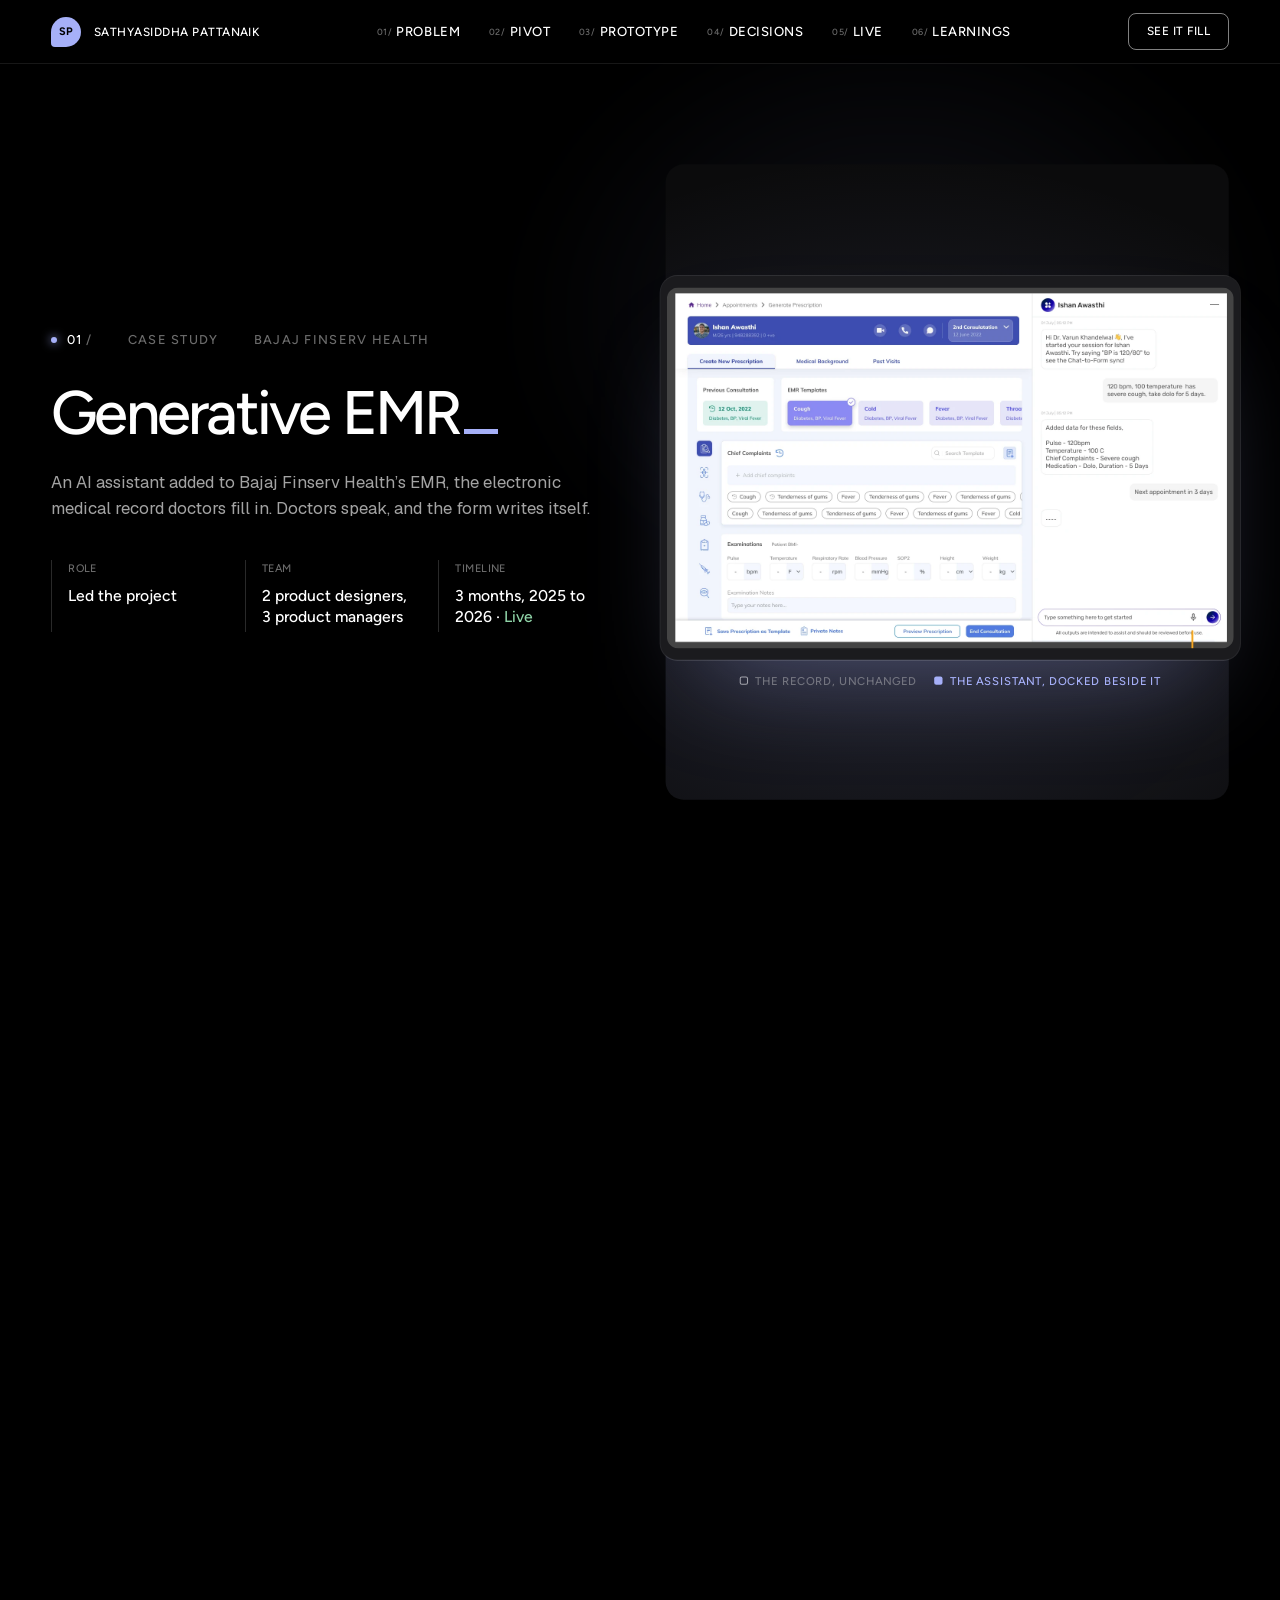
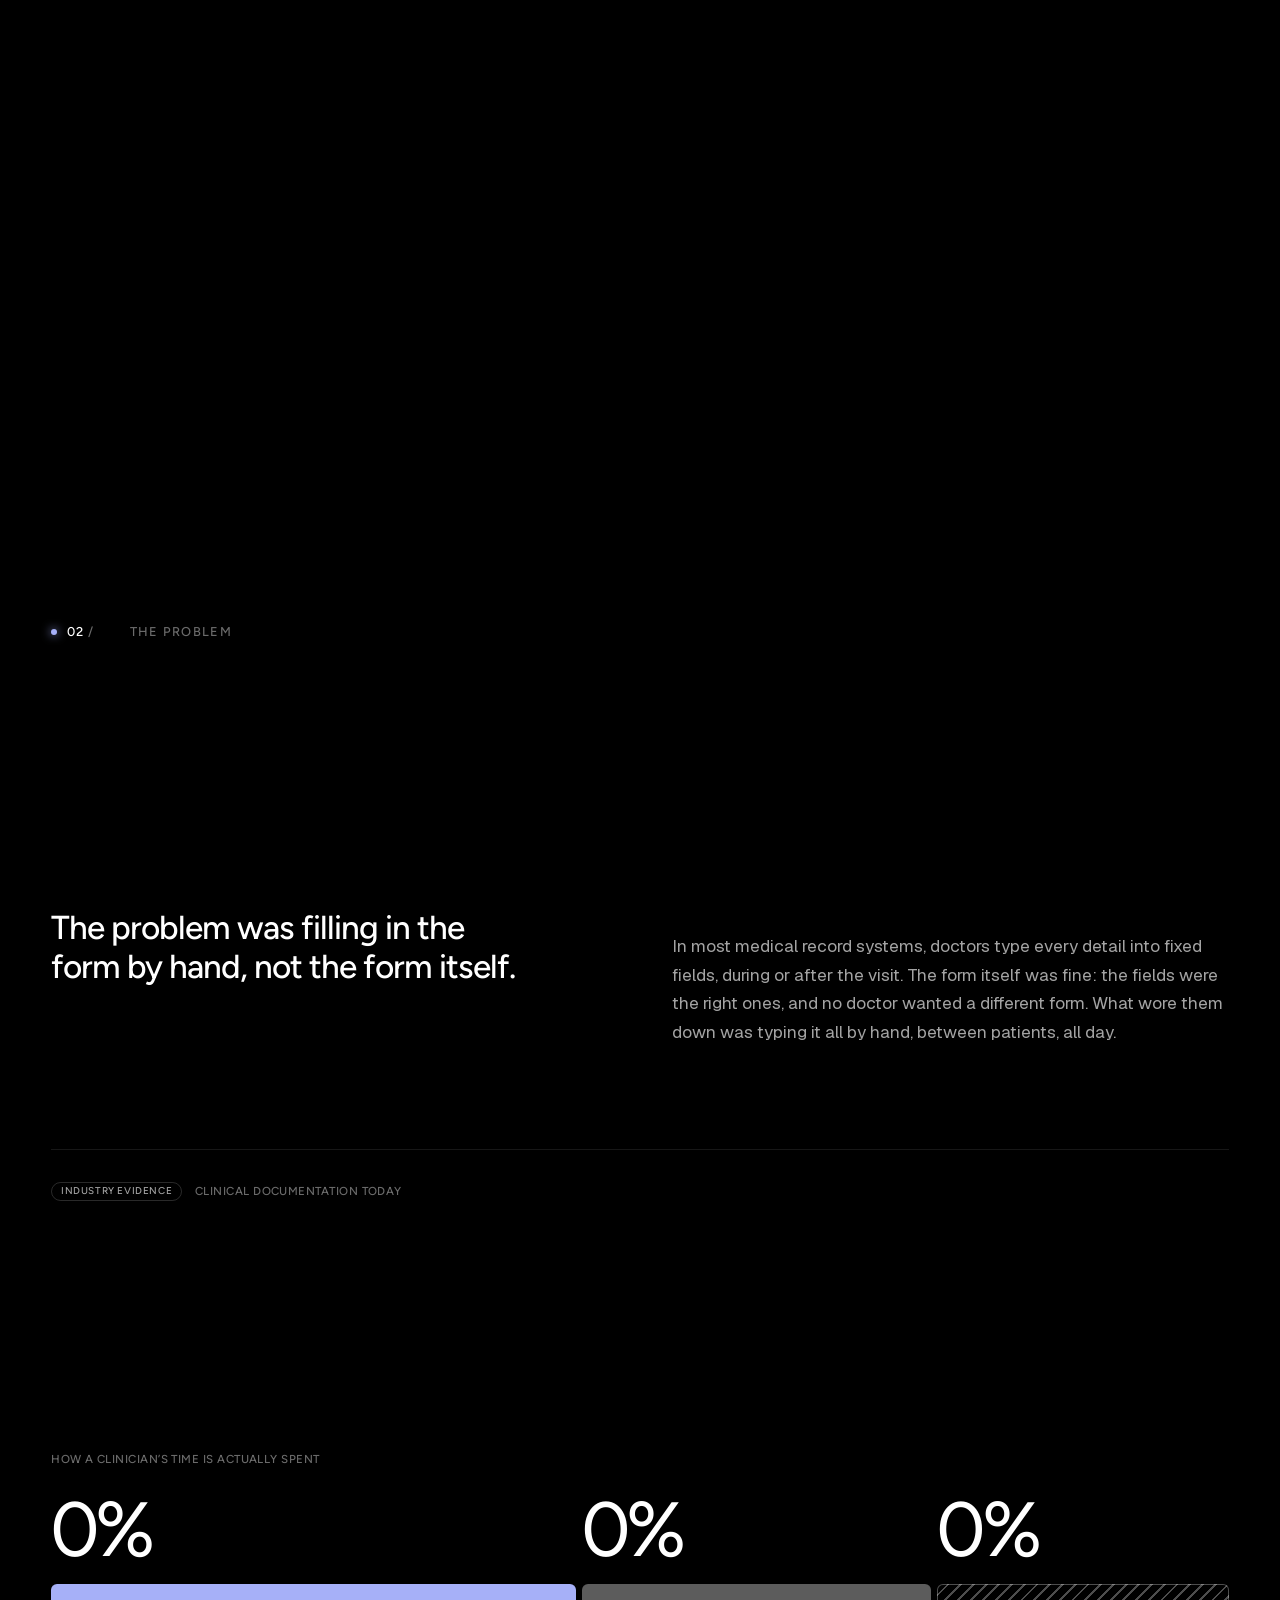
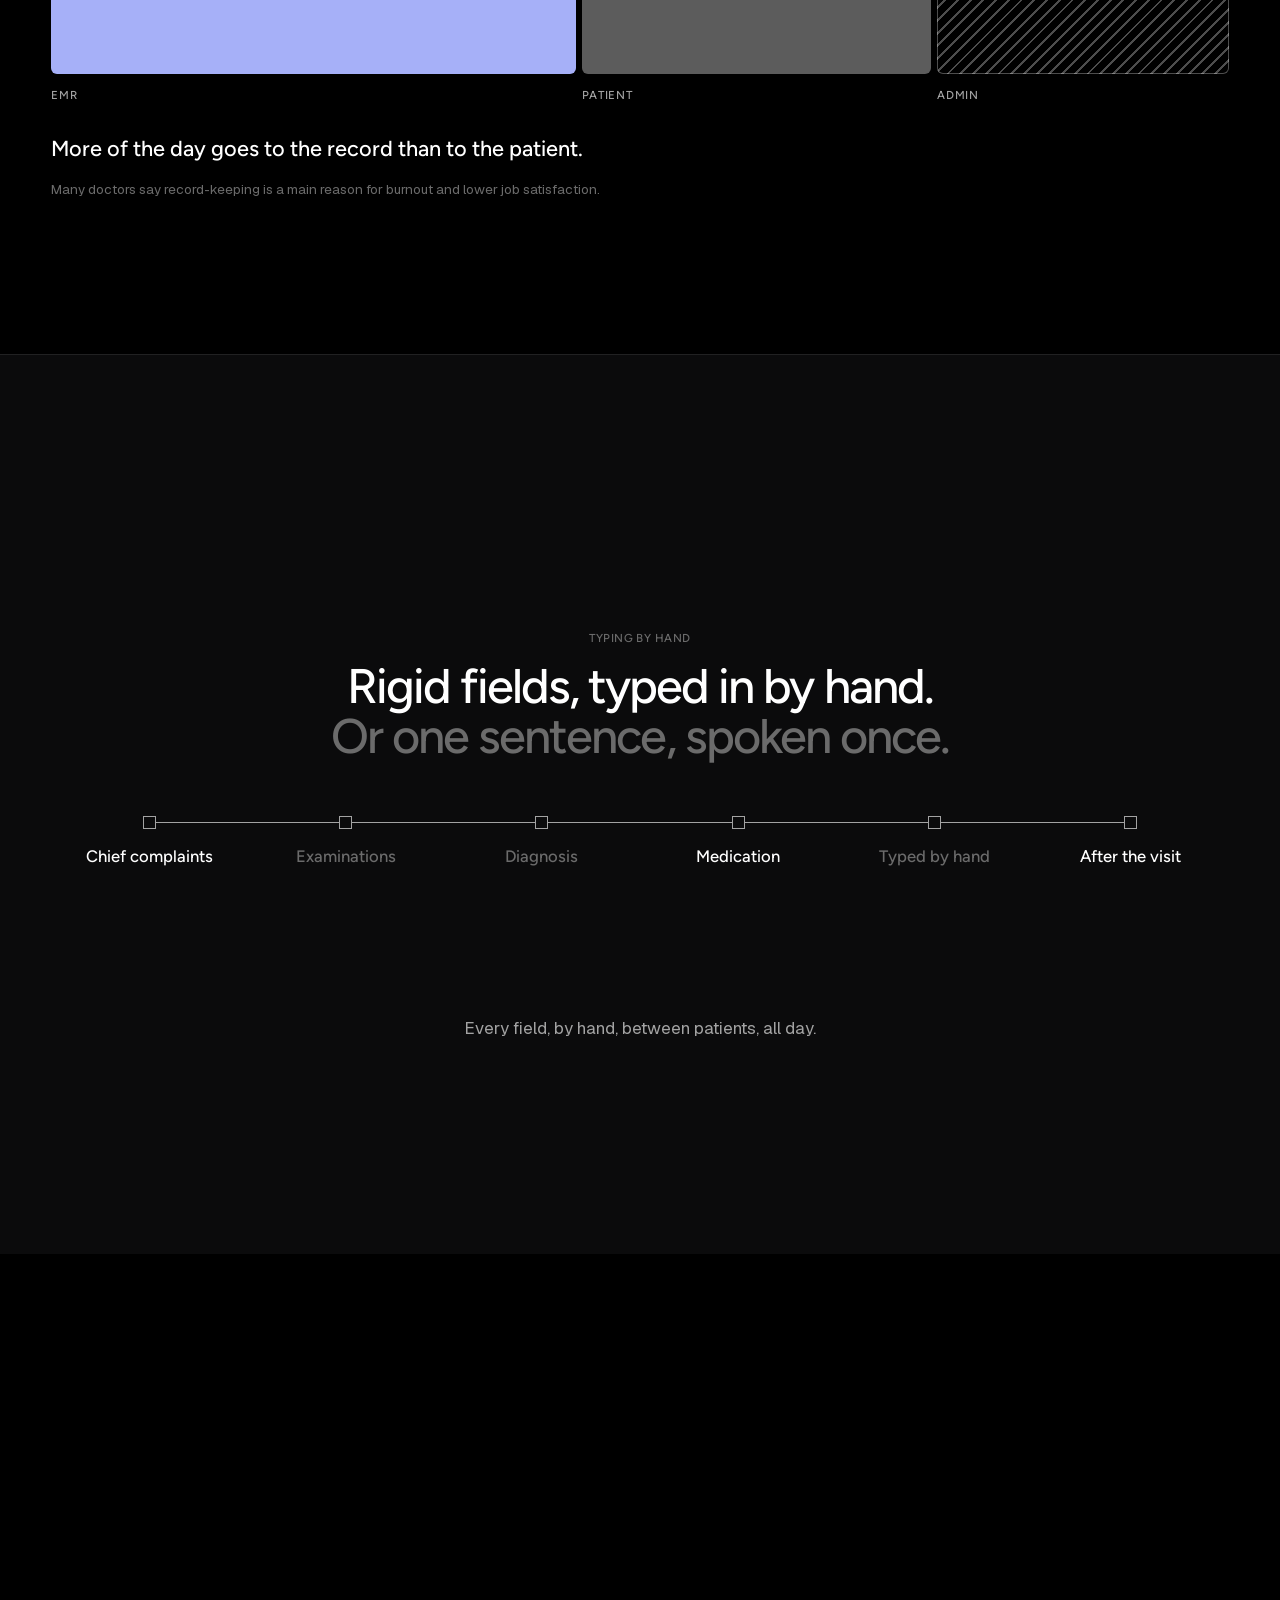
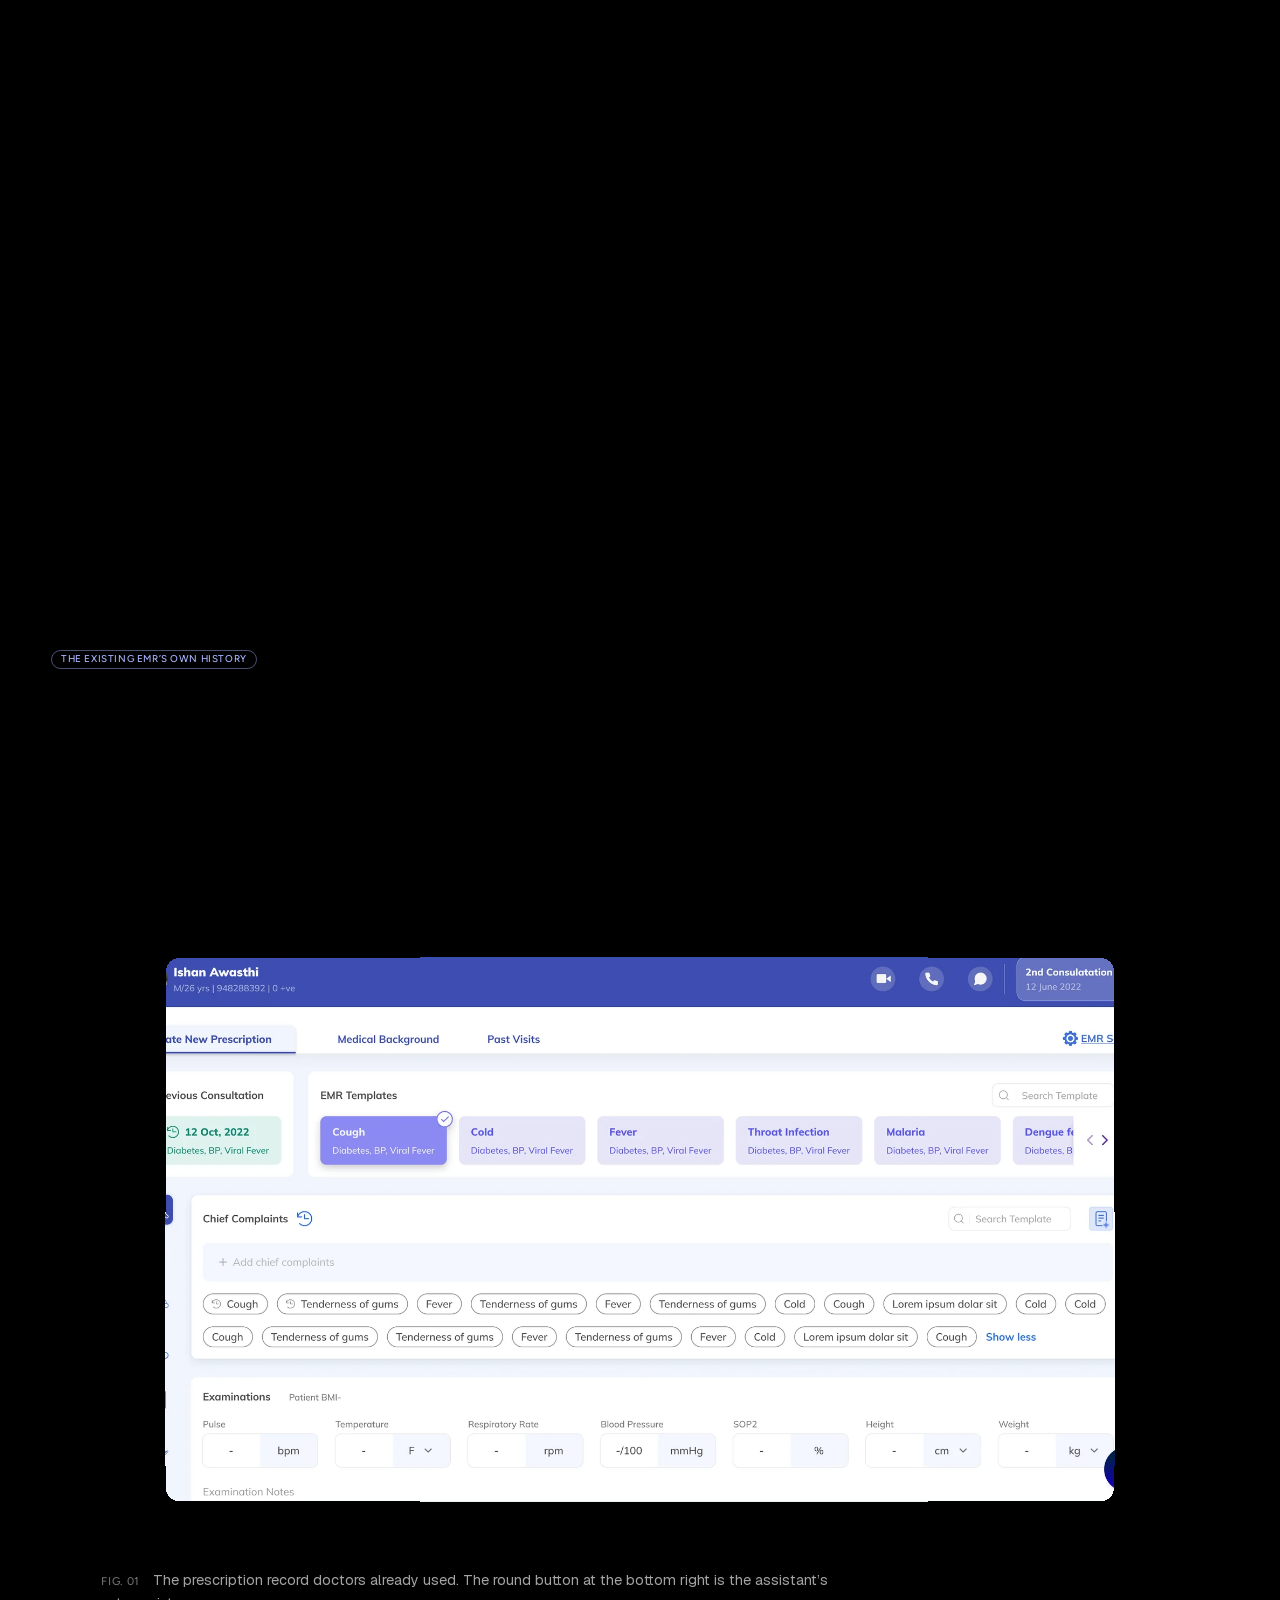
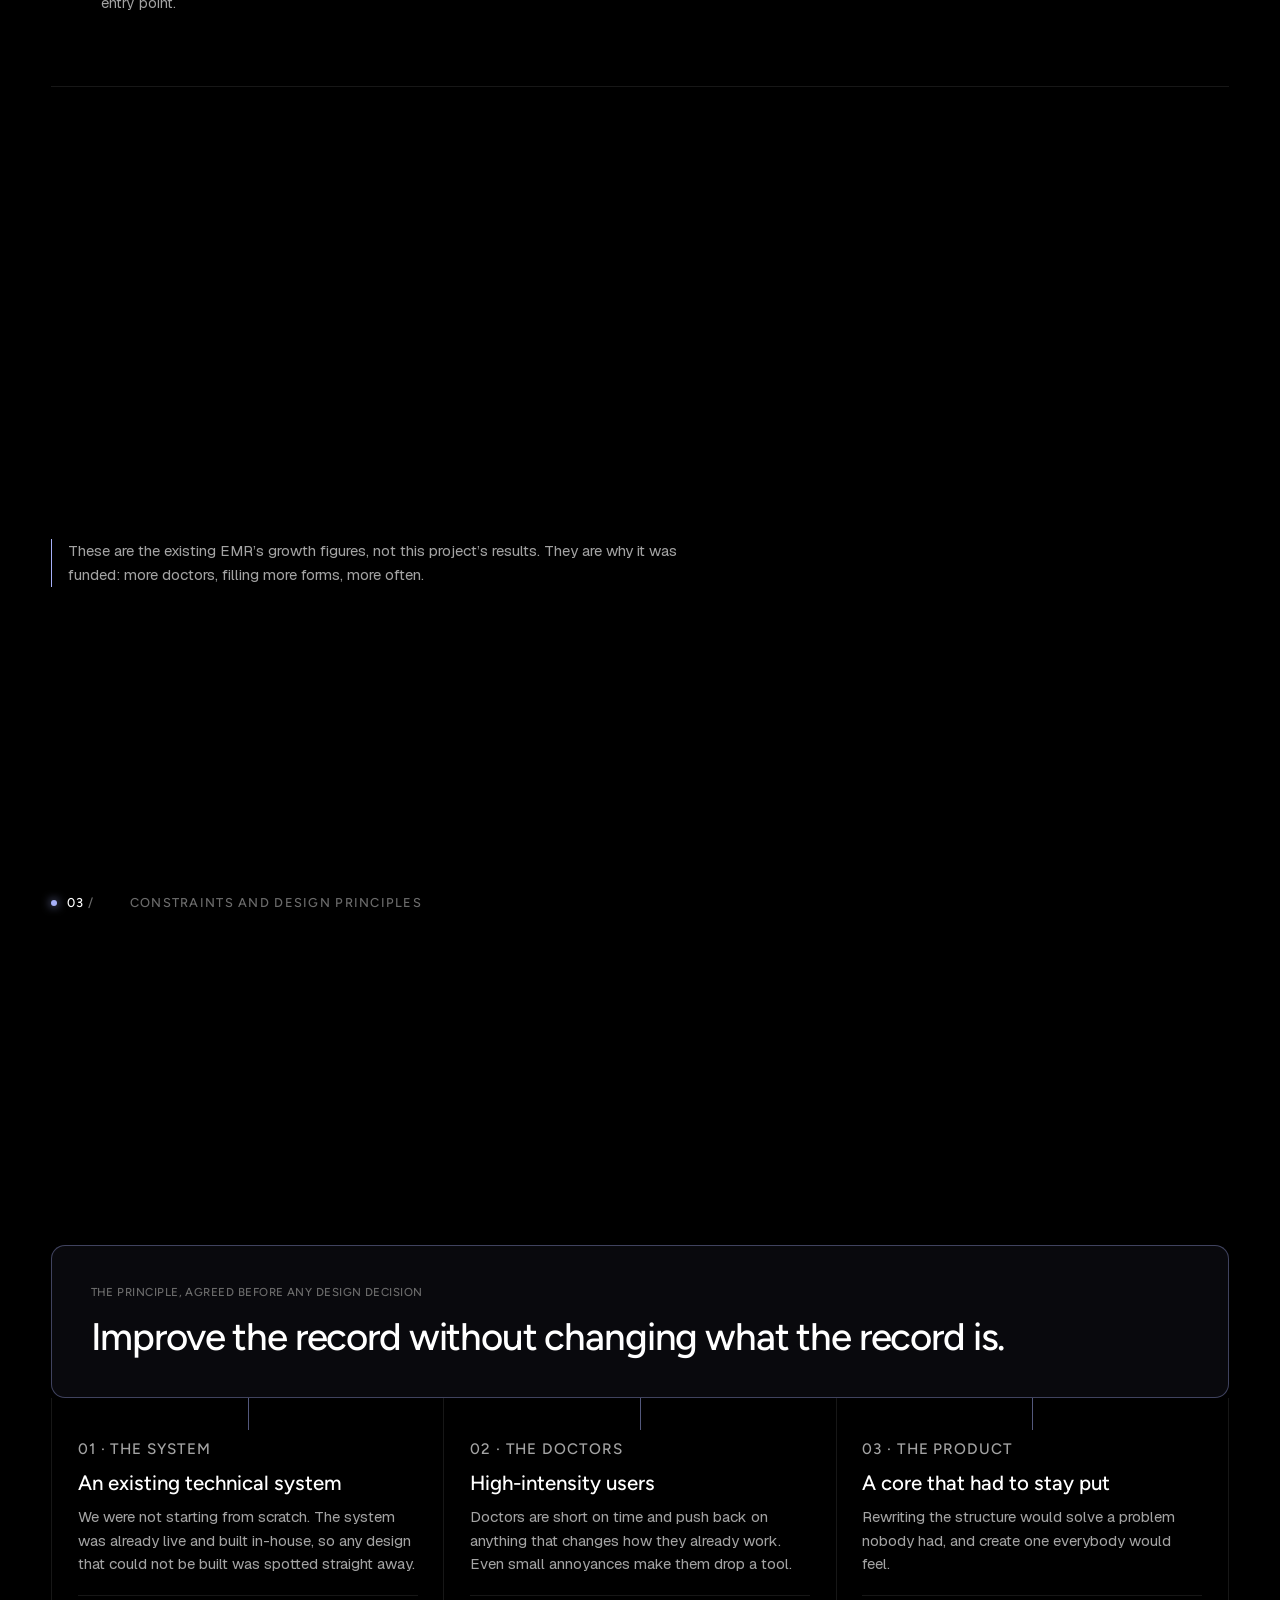
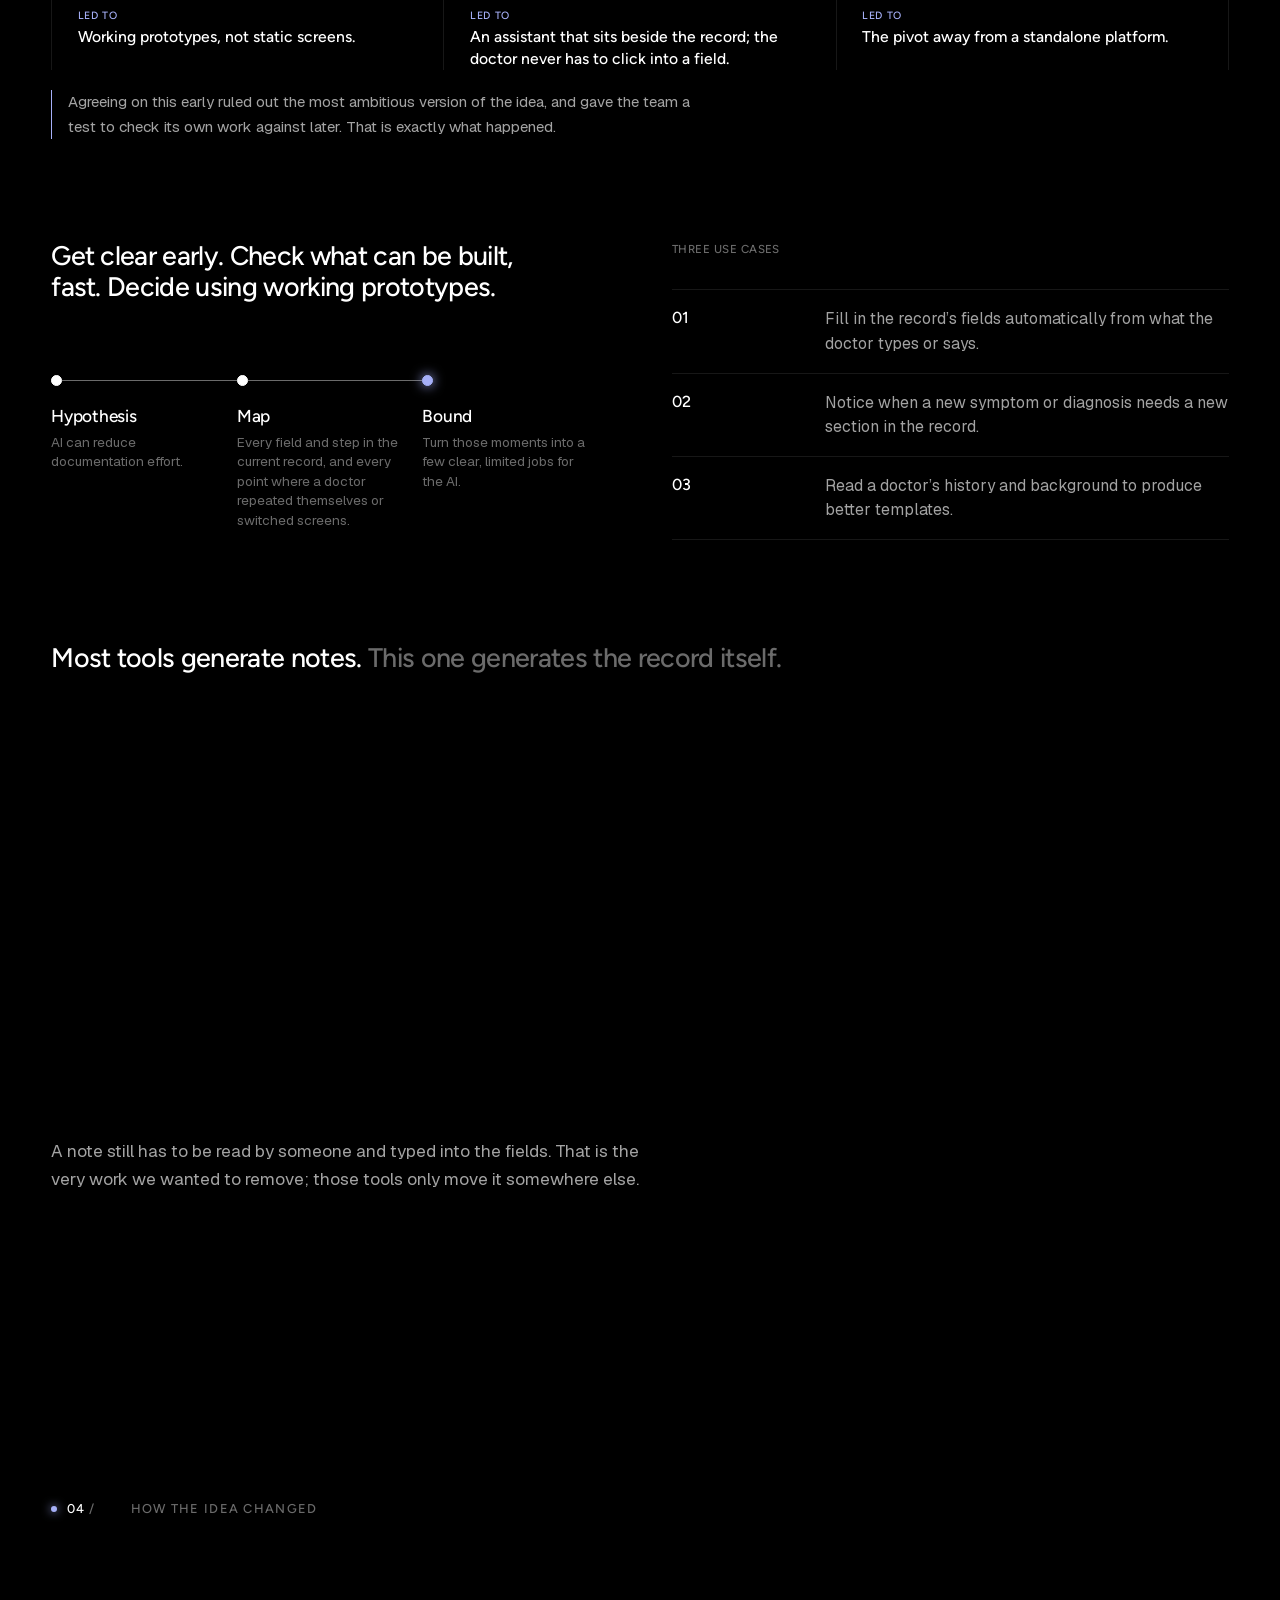
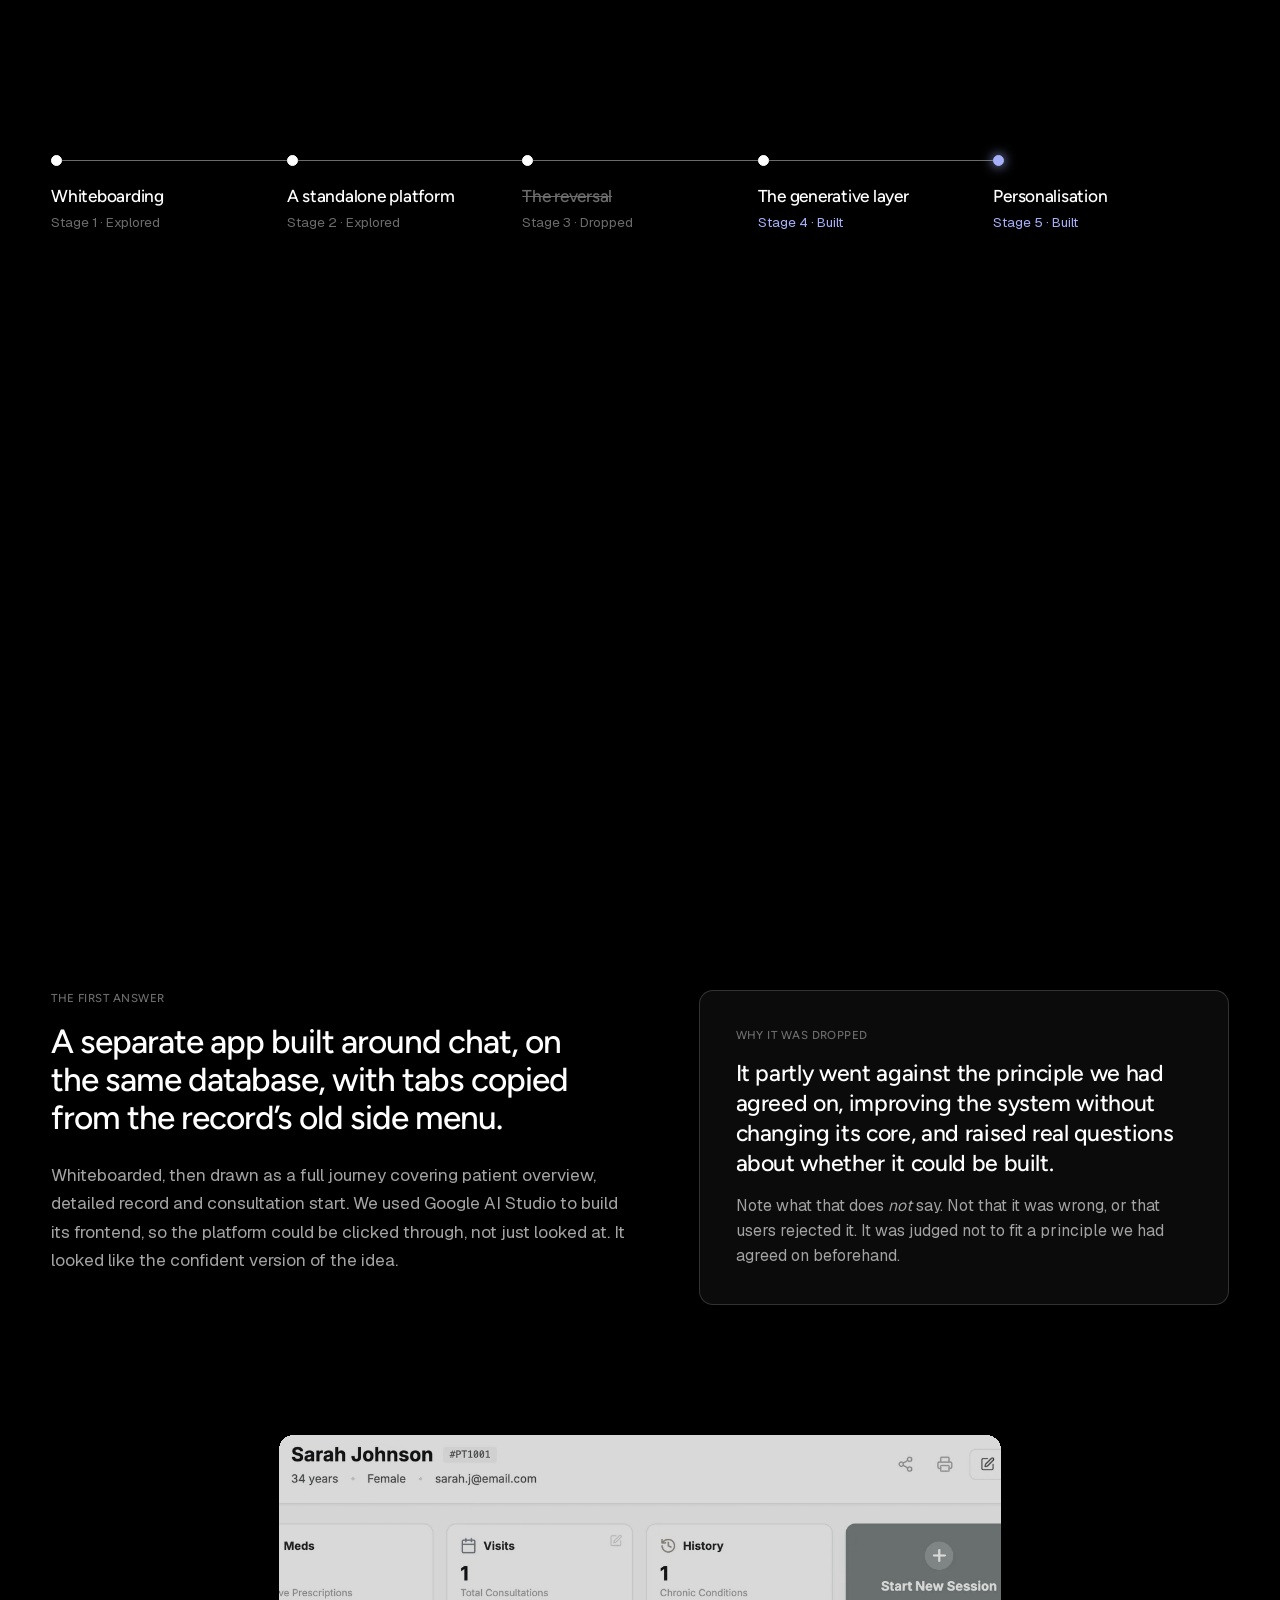
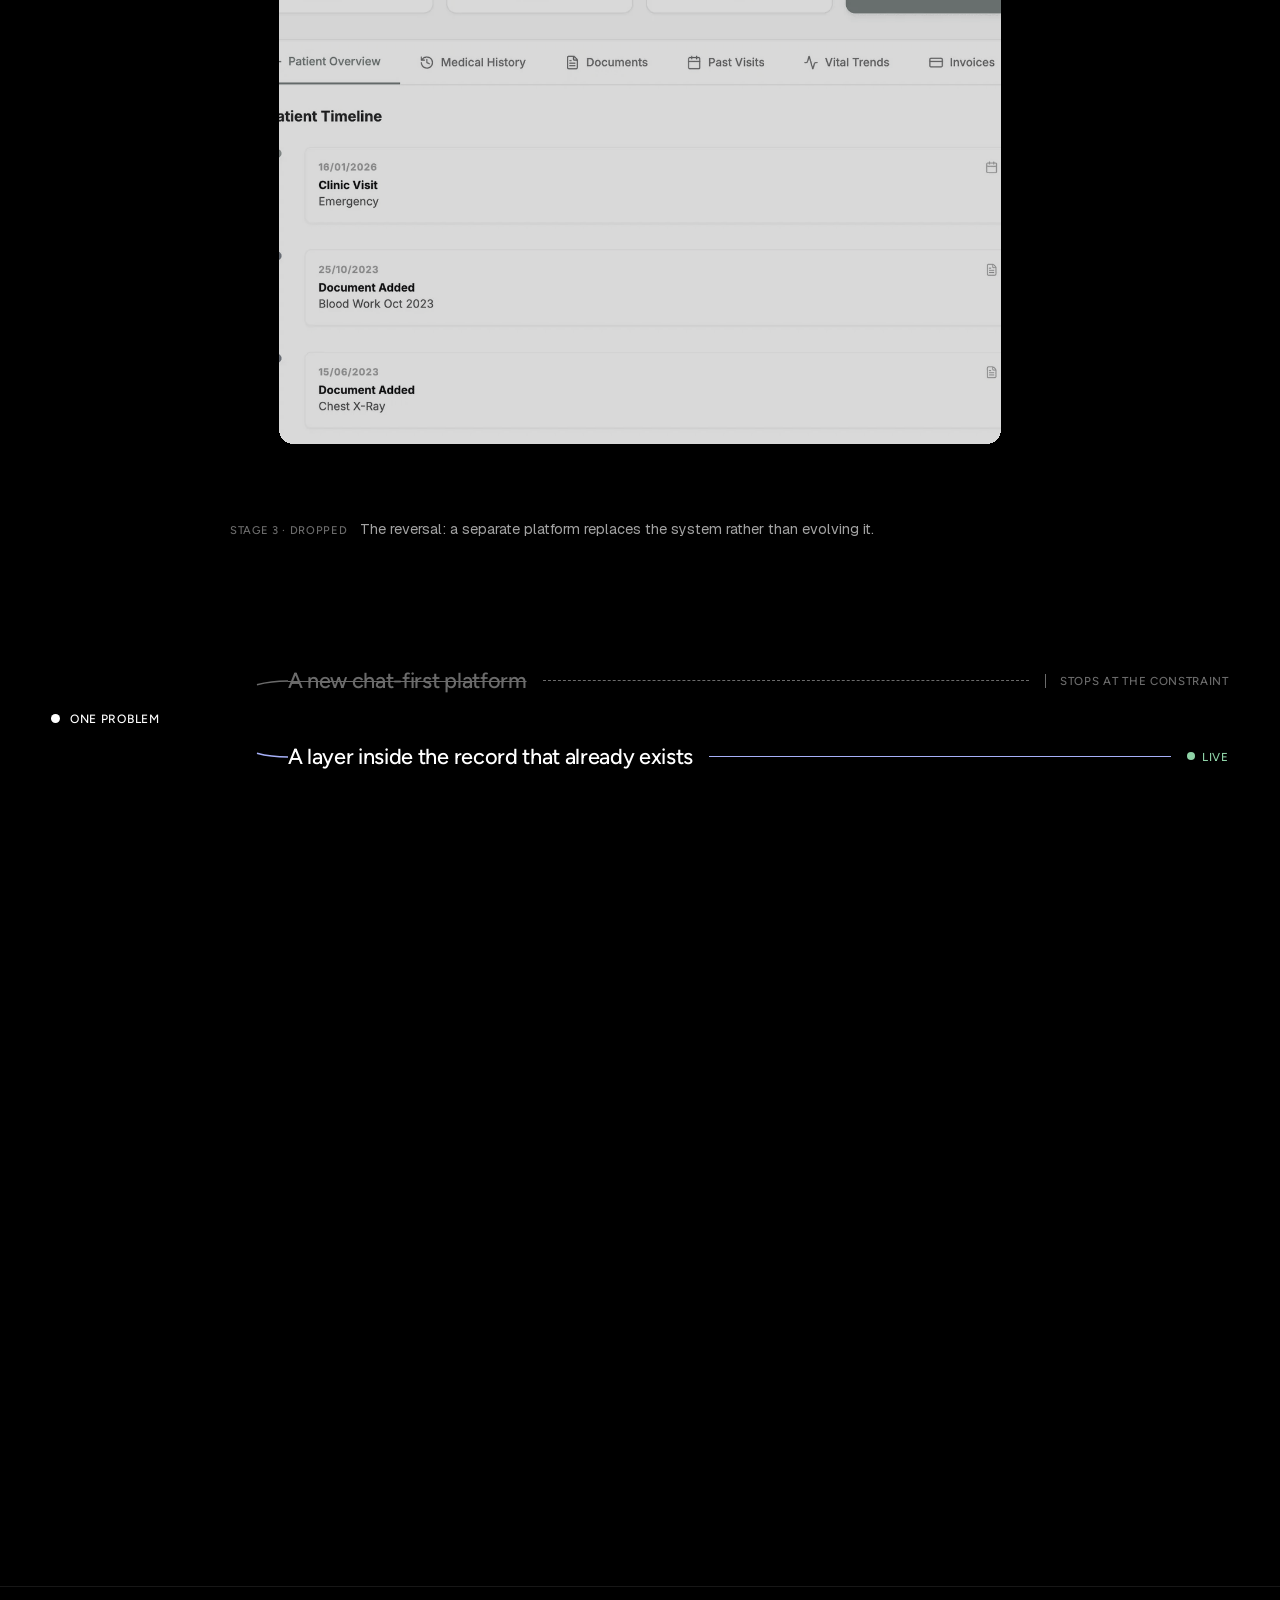
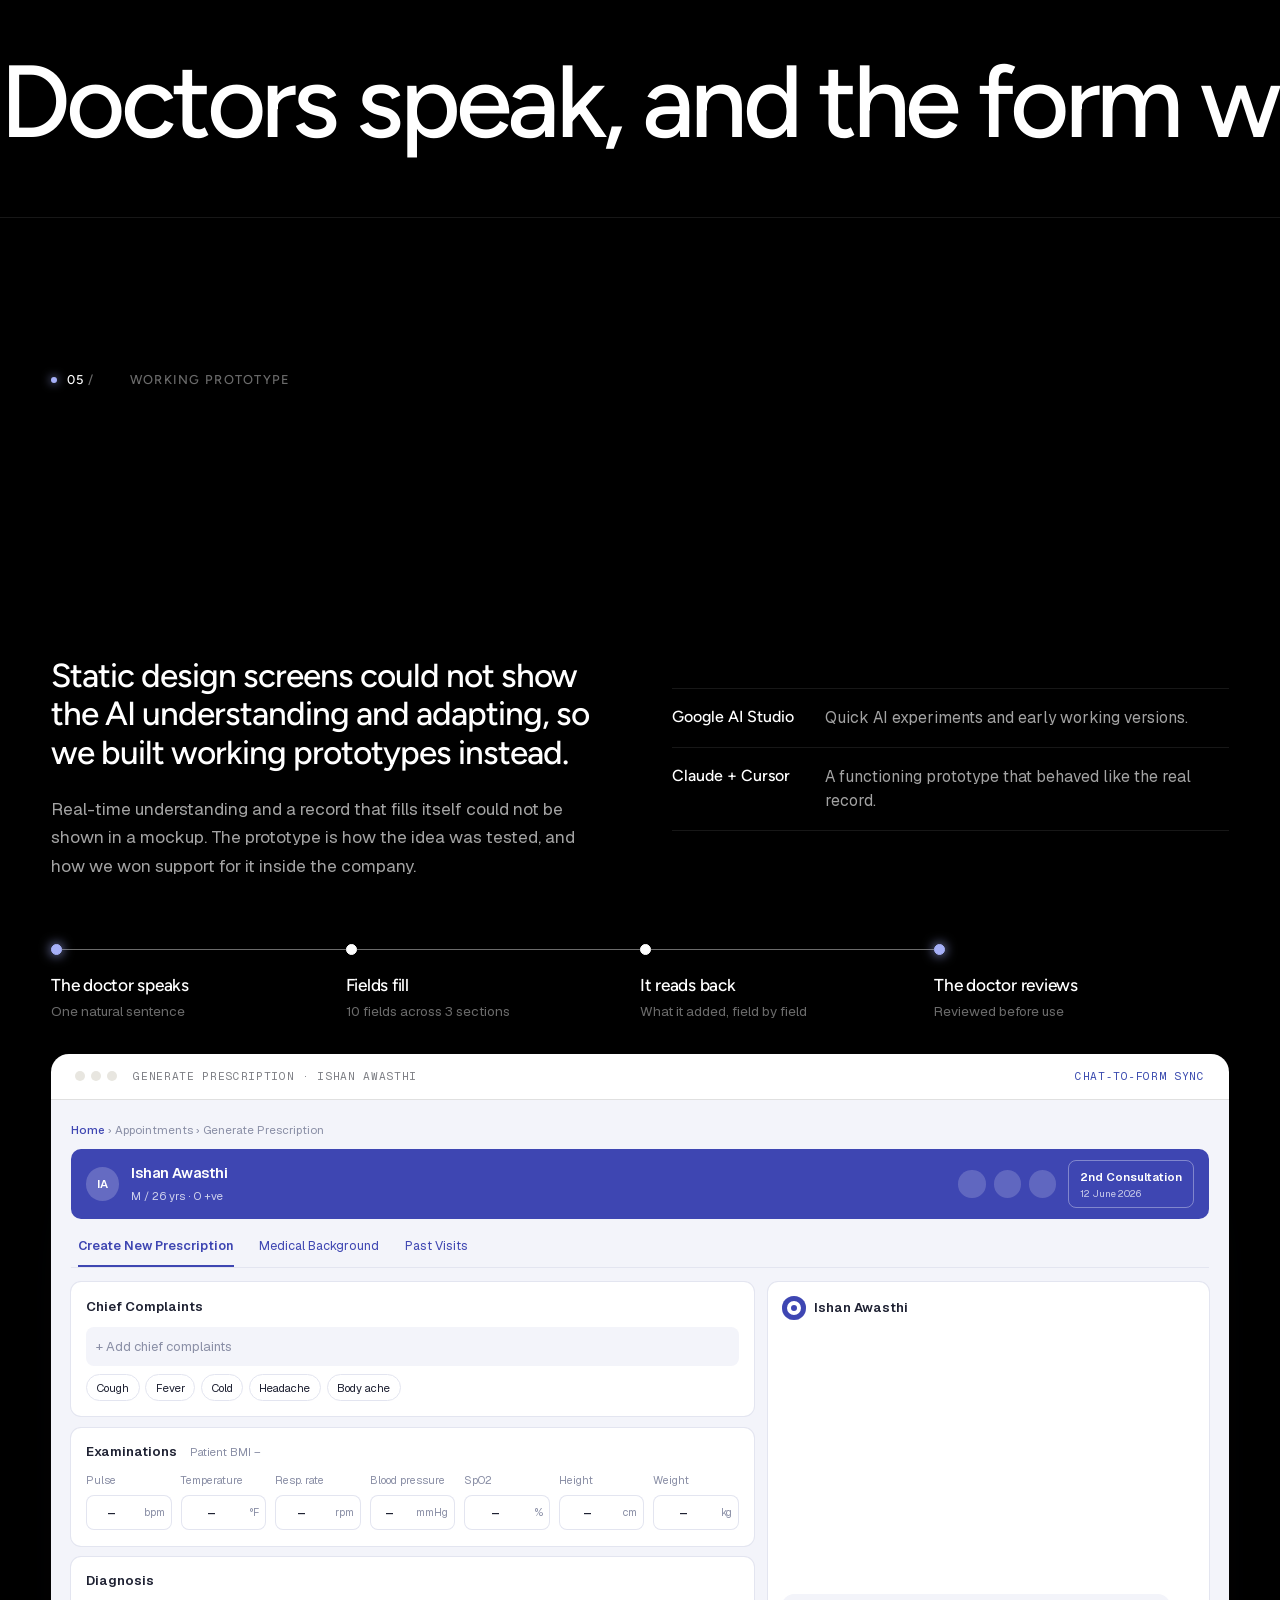
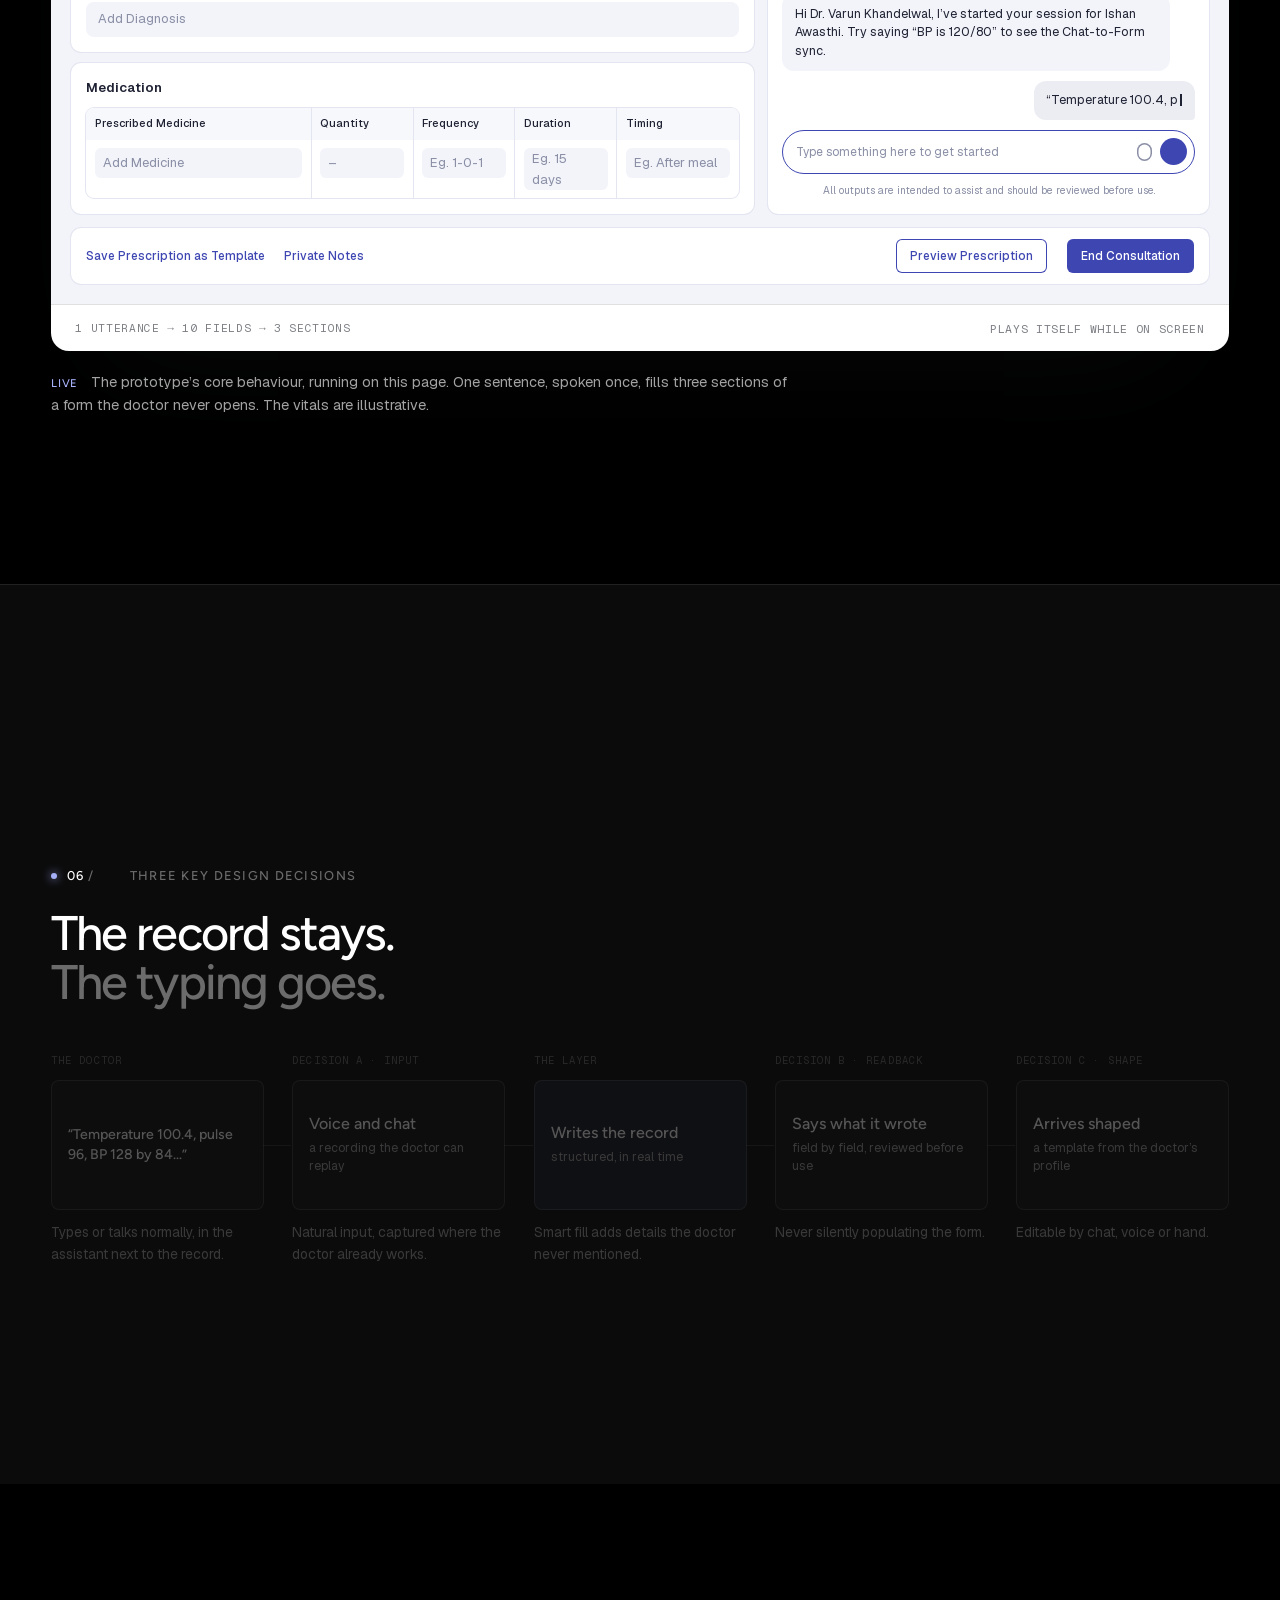
<file: preview/index.html>
<!doctype html>
<html lang="en">
<head>
<meta charset="utf-8">
<meta name="robots" content="noindex">
<meta name="viewport" content="width=device-width, initial-scale=1">
<meta name="color-scheme" content="dark">
<meta name="theme-color" content="#000000">
<link rel="icon" href="data:image/svg+xml,%3Csvg xmlns='http://www.w3.org/2000/svg' viewBox='0 0 32 32'%3E%3Crect width='32' height='32' rx='4' fill='%23000'/%3E%3Ccircle cx='16' cy='16' r='6' fill='%23A6B0F8'/%3E%3C/svg%3E">
<title>Generative EMR, a product design case study</title>
<meta name="description" content="An AI assistant added to Bajaj Finserv Health's electronic medical record. Doctors speak, and the form writes itself.">
<link rel="preload" href="public/fonts/figtree-var.woff2" as="font" type="font/woff2" crossorigin>
<link rel="preload" href="public/fonts/Geist-var-latin.woff2" as="font" type="font/woff2" crossorigin>
<link rel="stylesheet" href="fonts.css">
<link rel="stylesheet" href="kit.css">
<link rel="stylesheet" href="page.css">
<script>document.documentElement.classList.add('js');</script>
</head>
<body>
<a class="skip" href="#built">Skip to the case study</a>

<header class="bar" aria-label="Case study">
  <a class="bar-id" href="https://uxsiddha.github.io/home"><b>SP</b><span>Sathyasiddha Pattanaik</span></a>
  <nav class="bar-nav" aria-label="Chapters">
    <a class="slink" href="#problem"><sup>01/</sup>Problem</a><a class="slink" href="#evolution"><sup>02/</sup>Pivot</a><a class="slink" href="#prototype"><sup>03/</sup>Prototype</a><a class="slink" href="#decisions"><sup>04/</sup>Decisions</a><a class="slink" href="#live"><sup>05/</sup>Live</a><a class="slink" href="#learnings"><sup>06/</sup>Learnings</a>
  </nav>
  <a class="btn btn-solid" href="#prototype">See it fill</a>
  <span class="bar-progress" aria-hidden="true"><i></i></span>
</header>

<main id="main">

<!-- ================================================= 01 HERO AND PRODUCT OVERVIEW
     One pinned stage. The record with the assistant docked beside it is the
     hero; as it crosses the stage, the overview takes over. -->
<section class="act-a pin" id="top" data-pin data-span="0.7" aria-labelledby="hero-h">
  <div class="pin-stage">
    <div class="a-surface" aria-hidden="true"></div>
    <div class="wrap a-grid">
      <div class="a-hero">
        <div class="mark"><span>01</span><span>Case study</span><span>Bajaj Finserv Health</span></div>
        <h1 id="hero-h" class="h-hero">Generative EMR<span class="cur" aria-hidden="true"></span></h1>
        <p class="lede">An AI assistant added to Bajaj Finserv Health&rsquo;s EMR, the electronic medical record doctors fill in. Doctors speak, and the form writes itself.</p>
        <dl class="cols">
          <div><dt>Role</dt><dd>Led the project</dd></div>
          <div><dt>Team</dt><dd>2 product designers, 3 product managers</dd></div>
          <div><dt>Timeline</dt><dd>3 months, 2025 to 2026 &middot; <span class="live-tag">Live</span></dd></div>
        </dl>
      </div>
      <div class="a-phone">
        <figure class="frame" id="hero-frame">
          <div class="swap">
            <img class="is-on" src="public/cover/generative-emr-hero.webp" width="1716" height="1124" alt="The prescription record for patient Ishan Awasthi, with the assistant docked at the right, welcoming the doctor and listing what it can do." fetchpriority="high" decoding="async">
            <img src="public/screens/web/04-ongoing-conversation.webp" width="1480" height="944" alt="An ongoing consultation: the prescription record on the left, and on the right the assistant thread where the doctor dictated vitals and the assistant listed the fields it filled." loading="lazy" decoding="async">
          </div>
        </figure>
        <p class="frame-key" aria-hidden="true"><span class="k-rec">The record, unchanged</span><span class="k-ai">The assistant, docked beside it</span></p>
      </div>
      <div class="a-built" id="built">
        <div class="mark"><span>01</span><span>Product overview</span></div>
        <h2 class="h-sec" id="built-h" tabindex="-1">What if the EMR could listen to the doctor, and fill itself in?</h2>
        <p class="body">An assistant that sits beside the medical record doctors already use. Doctors type or talk normally, and it fills in the record&rsquo;s fields as they go. The record stays the same; only the way it gets filled in changes.</p>
        <ol class="asks is-auto" id="built-asks" aria-label="The screens the record is showing">
          <li><span>Session</span>The assistant docked beside the record</li>
          <li><span>Consultation</span>Vitals dictated, fields filled</li>
        </ol>
      </div>
    </div>
  </div>
</section>

<!-- ================================================= 02 THE PROBLEM -->
<section class="sec problem" id="problem" aria-labelledby="problem-h">
  <div class="wrap">
    <div class="mark"><span>02</span><span>The problem</span></div>
    <h2 id="problem-h" class="h-statement rv">The form was never the problem. <em>The typing was.</em></h2>
    <div class="split2 sec-gap">
      <p class="pull">The problem was filling in the form by hand, not the form itself.</p>
      <p class="body">In most medical record systems, doctors type every detail into fixed fields, during or after the visit. The form itself was fine: the fields were the right ones, and no doctor wanted a different form. What wore them down was typing it all by hand, between patients, all day.</p>
    </div>
    <div class="evidence sec-gap">
      <p class="kicker"><span class="tag-src">Industry evidence</span> Clinical documentation today</p>
      <dl class="figs figs-cap">
        <div><dt>Per patient</dt><dd><small class="pre">~</small><span data-count="36">36</span><small>min</small></dd><p>on medical record (EHR) tasks, often after hours.</p></div>
        <div><dt>For every hour of care</dt><dd><span data-count="2">2</span><small>hrs</small></dd><p>of paperwork for every hour spent with patients.</p></div>
        <div><dt>Of the workday</dt><dd><small class="pre">up to</small>&frac12;</dd><p>Up to half of a clinician&rsquo;s workday goes to medical records and desk work.</p></div>
      </dl>
      <div class="timeuse-block sec-gap">
        <p class="kicker">How a clinician&rsquo;s time is actually spent</p>
        <div class="timeuse" role="img" aria-label="45% EMR, 30% patient, 25% admin.">
          <div class="tu-seg" style="--p:45"><p class="tu-num"><span data-count="45">45</span>%</p><div class="tu-track"><span class="tu-bar"></span></div><p class="tu-label">EMR</p></div>
          <div class="tu-seg" style="--p:30"><p class="tu-num"><span data-count="30">30</span>%</p><div class="tu-track"><span class="tu-bar"></span></div><p class="tu-label">Patient</p></div>
          <div class="tu-seg" style="--p:25"><p class="tu-num"><span data-count="25">25</span>%</p><div class="tu-track"><span class="tu-bar"></span></div><p class="tu-label">Admin</p></div>
        </div>
        <p class="tu-read">More of the day goes to the record than to the patient.</p>
      </div>
      <p class="fine">Many doctors say record-keeping is a main reason for burnout and lower job satisfaction.</p>
    </div>
  </div>
</section>

<!-- the comparison: filling by hand collapses into one spoken sentence -->
<section class="act-c pin" id="collapse" data-pin data-span="0.75" aria-labelledby="collapse-h">
  <div class="pin-stage">
    <div class="wrap c-wrap">
      <div class="c-head">
        <p class="kicker"><span class="c-l0">Typing by hand</span><span class="c-l1">With the assistant</span></p>
        <h2 id="collapse-h" class="h-sec">Rigid fields, typed in by hand. <em>Or one sentence, spoken once.</em></h2>
      </div>
      <div class="c-flow">
        <p class="c-old">Chief complaints &middot; Examinations &middot; Diagnosis &middot; Medication &middot; Each typed by hand &middot; During or after the visit</p>
        <ol class="c-steps" aria-label="Filling the record, before and after">
          <li class="swap"><i></i><span class="a">Chief complaints</span><span class="b">Speak</span></li>
          <li class="drop"><i></i><span>Examinations</span></li>
          <li class="drop"><i></i><span>Diagnosis</span></li>
          <li class="swap"><i></i><span class="a">Medication</span><span class="b">Fields fill</span></li>
          <li class="drop"><i></i><span>Typed by hand</span></li>
          <li class="swap"><i></i><span class="a">After the visit</span><span class="b">Read back</span></li>
        </ol>
        <div class="c-say" aria-hidden="true"><span class="c-mic"></span><span class="c-typed" id="c-typed"></span></div>
      </div>
      <p class="c-note"><span class="c-n0">Every field, by hand, between patients, all day.</span><span class="c-n1">One sentence, spoken once, fills three sections of a form the doctor never opens.</span></p>
    </div>
  </div>
</section>

<section class="sec existing" id="existing" aria-labelledby="existing-h">
  <div class="wrap">
    <p class="kicker"><span class="tag-own">The existing EMR&rsquo;s own history</span></p>
    <h2 id="existing-h" class="h-sec rv">The EMR was not failing. <em>It was so widely used that every slow step added up.</em></h2>
  </div>
  <figure class="shot open"><img src="public/screens/web/existing-record.webp" width="2000" height="1201" alt="The existing prescription record at Bajaj Finserv Health: patient header, EMR templates, chief complaints, examinations and the footer actions." loading="lazy" decoding="async"><figcaption><span>Fig. 01</span>The prescription record doctors already used. The round button at the bottom right is the assistant&rsquo;s entry point.</figcaption></figure>
  <div class="wrap">
    <div class="metrics">
      <div class="m-row"><p class="m-num"><span data-count="716280" data-locale="en-IN">7,16,280</span></p><div class="m-txt"><p class="m-k">Prescriptions generated</p><p>From 2,21,728 in 2022. &uarr; 223% on the old version.</p></div></div>
      <div class="m-row"><p class="m-num"><span data-count="15798" data-locale="en-IN">15,798</span></p><div class="m-txt"><p class="m-k">Active doctors</p><p>From 7,160 in 2022. &uarr; 75% on the old version.</p></div></div>
    </div>
    <p class="caveat">These are the existing EMR&rsquo;s growth figures, not this project&rsquo;s results. They are why it was funded: more doctors, filling more forms, more often.</p>
  </div>
</section>

<!-- ================================================= 03 CONSTRAINTS AND PRINCIPLES -->
<section class="sec" id="constraints" aria-labelledby="ch-h">
  <div class="wrap">
    <div class="mark"><span>03</span><span>Constraints and design principles</span></div>
    <h2 id="ch-h" class="h-statement rv">The goal was not to redesign the system, <em>but to improve it without disrupting it.</em></h2>
    <div class="principle sec-gap">
      <p class="kicker">The principle, agreed before any design decision</p>
      <p class="principle-t">Improve the record without changing what the record is.</p>
    </div>
    <ol class="cframe">
      <li>
        <p class="cf-n">01 &middot; The system</p>
        <h3>An existing technical system</h3>
        <p>We were not starting from scratch. The system was already live and built in-house, so any design that could not be built was spotted straight away.</p>
        <p class="cf-led"><span>Led to</span>Working prototypes, not static screens.</p>
      </li>
      <li>
        <p class="cf-n">02 &middot; The doctors</p>
        <h3>High-intensity users</h3>
        <p>Doctors are short on time and push back on anything that changes how they already work. Even small annoyances make them drop a tool.</p>
        <p class="cf-led"><span>Led to</span>An assistant that sits beside the record; the doctor never has to click into a field.</p>
      </li>
      <li>
        <p class="cf-n">03 &middot; The product</p>
        <h3>A core that had to stay put</h3>
        <p>Rewriting the structure would solve a problem nobody had, and create one everybody would feel.</p>
        <p class="cf-led"><span>Led to</span>The pivot away from a standalone platform.</p>
      </li>
    </ol>
    <p class="caveat">Agreeing on this early ruled out the most ambitious version of the idea, and gave the team a test to check its own work against later. That is exactly what happened.</p>

    <div class="split2 sec-gap">
      <div>
        <h3 class="h-sub">Get clear early. Check what can be built, fast. Decide using working prototypes.</h3>
        <ol class="loop loop-notes" aria-label="The approach">
          <li><b>Hypothesis</b><small>AI can reduce documentation effort.</small></li>
          <li><b>Map</b><small>Every field and step in the current record, and every point where a doctor repeated themselves or switched screens.</small></li>
          <li><b>Bound</b><small>Turn those moments into a few clear, limited jobs for the AI.</small></li>
        </ol>
      </div>
      <div>
        <p class="kicker">Three use cases</p>
        <ol class="rows">
          <li><span class="k">01</span><span class="v">Fill in the record&rsquo;s fields automatically from what the doctor types or says.</span></li>
          <li><span class="k">02</span><span class="v">Notice when a new symptom or diagnosis needs a new section in the record.</span></li>
          <li><span class="k">03</span><span class="v">Read a doctor&rsquo;s history and background to produce better templates.</span></li>
        </ol>
      </div>
    </div>

    <div class="sec-gap">
      <h3 class="h-sub">Most tools generate notes. <em class="dim">This one generates the record itself.</em></h3>
      <ol class="disc land">
        <li class="disc-h" aria-hidden="true"><span>Category &middot; examples</span><span>Strength</span><span>Gap</span></li>
        <li><span><b>Traditional EMRs</b> Epic, Cerner</span><span>Trusted, compliant</span><span>Manual, rigid, time-heavy</span></li>
        <li><span><b>Enterprise AI scribes</b> Nuance DAX</span><span>Built into large hospital systems</span><span>Fixed output, hard to adapt</span></li>
        <li><span><b>AI scribe startups</b> Abridge, Suki, Augmedix</span><span>Fast, listen in the background</span><span>Write notes, not the record itself</span></li>
        <li><span><b>General AI assistants</b> LLM-based tools, like ChatGPT</span><span>Good with language</span><span>No medical structure</span></li>
      </ol>
      <p class="body">A note still has to be read by someone and typed into the fields. That is the very work we wanted to remove; those tools only move it somewhere else.</p>
    </div>
  </div>
</section>

<!-- ================================================= 04 EXPLORATION, EVOLUTION AND PIVOT -->
<section class="sec pivot" id="evolution" aria-labelledby="evo-h">
  <div class="wrap">
    <div class="mark"><span>04</span><span>How the idea changed</span></div>
    <h2 id="evo-h" class="h-statement rv">The version that demoed best <em>was the one we dropped.</em></h2>
    <ol class="loop timeline" aria-label="Five stages of the design">
      <li><b>Whiteboarding</b><small>Stage 1 &middot; Explored</small></li>
      <li><b>A standalone platform</b><small>Stage 2 &middot; Explored</small></li>
      <li class="t-drop"><b>The reversal</b><small>Stage 3 &middot; Dropped</small></li>
      <li class="t-built"><b>The generative layer</b><small>Stage 4 &middot; Built</small></li>
      <li class="t-built"><b>Personalisation</b><small>Stage 5 &middot; Built</small></li>
    </ol>
  </div>
  <div class="screens stages" data-still>
    <figure class="scr"><img src="public/screens/web/stage-1-whiteboard.webp" srcset="public/screens/web/stage-1-whiteboard.webp 640w, public/screens/web/stage-1-whiteboard-lg.webp 960w" sizes="(max-width: 900px) 100vw, 580px" width="640" height="480" alt="A whiteboard covered in hand-drawn wireframes: chat, patient list, calendar, settings." loading="lazy" decoding="async"><figcaption><span>Stage 1 &middot; Explored</span><b>Whiteboarding</b>Chat as the entry point, carrying over the navigation doctors already knew.</figcaption></figure>
    <figure class="scr"><img src="public/screens/web/stage-2-platform.webp" srcset="public/screens/web/stage-2-platform.webp 640w, public/screens/web/stage-2-platform-lg.webp 1400w" sizes="(max-width: 900px) 100vw, 580px" width="640" height="480" alt="The standalone platform's patient overview: vitals, medications, history and allergies as cards above a Start Consultation button." loading="lazy" decoding="async"><figcaption><span>Stage 2 &middot; Explored</span><b>A standalone platform</b>Patient overview, detailed record, consultation start. Its frontend was built with Google AI Studio. The version that demoed best.</figcaption></figure>
  </div>
  <div class="wrap">
    <div class="pivot-why">
      <div>
        <p class="kicker">The first answer</p>
        <p class="pull">A separate app built around chat, on the same database, with tabs copied from the record&rsquo;s old side menu.</p>
        <p class="body">Whiteboarded, then drawn as a full journey covering patient overview, detailed record and consultation start. We used Google AI Studio to build its frontend, so the platform could be clicked through, not just looked at. It looked like the confident version of the idea.</p>
      </div>
      <div class="why-box">
        <p class="kicker">Why it was dropped</p>
        <p class="why-t">It partly went against the principle we had agreed on, improving the system without changing its core, and raised real questions about whether it could be built.</p>
        <p class="body-sm">Note what that does <em>not</em> say. Not that it was wrong, or that users rejected it. It was judged not to fit a principle we had agreed on beforehand.</p>
      </div>
    </div>
    <figure class="shot dropped-one open"><img src="public/screens/web/stage-3-dropped-lg.webp" width="1400" height="1237" alt="The standalone platform's detailed patient record with a patient timeline, the direction that was dropped." loading="lazy" decoding="async"><figcaption><span>Stage 3 &middot; Dropped</span>The reversal: a separate platform replaces the system rather than evolving it.</figcaption></figure>
    <div class="fork sec-gap" data-trace role="img" aria-label="Two directions from one problem. The standalone platform stops at the constraint; the layer inside the existing record continues, and is live.">
      <p class="fork-origin"><span class="f-dot"></span>One problem</p>
      <svg class="fork-lines" viewBox="0 0 100 100" preserveAspectRatio="none" aria-hidden="true">
        <path class="f-dash" pathLength="1" d="M0 50 C 50 50, 50 25, 100 25" vector-effect="non-scaling-stroke"/>
        <path class="f-solid" pathLength="1" d="M0 50 C 50 50, 50 75, 100 75" vector-effect="non-scaling-stroke"/>
      </svg>
      <div class="fork-lanes">
        <p class="lane is-dropped"><span class="lane-t">A new chat-first platform</span><i></i><span class="lane-end">Stops at the constraint</span></p>
        <p class="lane is-kept"><span class="lane-t">A layer inside the record that already exists</span><i></i><span class="lane-end">Live</span></p>
      </div>
    </div>
  </div>
  <div class="screens stages stages-2" data-still>
    <figure class="scr is-built"><img src="public/screens/web/stage-4-layer.webp" width="640" height="480" alt="The existing prescription screen with the assistant docked at the right." loading="lazy" decoding="async"><figcaption><span>Stage 4 &middot; Built</span><b>The generative layer</b>Talking or typing fills the form; smart fill also adds details the doctor didn&rsquo;t mention.</figcaption></figure>
    <figure class="scr is-built"><img src="public/screens/web/stage-5-personal.webp" srcset="public/screens/web/stage-5-personal.webp 640w, public/screens/web/stage-5-personal-lg.webp 2000w" sizes="(max-width: 900px) 100vw, 580px" width="640" height="480" alt="A generated cardiology template: cardiac risk profile and ejection fraction blocks, with the assistant explaining what it pre-configured." loading="lazy" decoding="async"><figcaption><span>Stage 5 &middot; Built</span><b>Personalisation</b>Onboarding reads the doctor&rsquo;s background and generates an editable template.</figcaption></figure>
  </div>
</section>

<div class="band" aria-hidden="true"><div class="band-track"><span>Doctors speak, and the form writes itself</span><i></i><span>Doctors speak, and the form writes itself</span><i></i><span>Doctors speak, and the form writes itself</span><i></i><span>Doctors speak, and the form writes itself</span><i></i></div></div>

<!-- ================================================= 05 THE FUNCTIONAL PROTOTYPE -->
<section class="sec" id="prototype" aria-labelledby="proto-h">
  <div class="wrap">
    <div class="mark"><span>05</span><span>Working prototype</span></div>
    <h2 id="proto-h" class="h-statement rv">Working proofs, <em>not static screens.</em></h2>
    <div class="split2 sec-gap">
      <div><p class="pull">Static design screens could not show the AI understanding and adapting, so we built working prototypes instead.</p><p class="body">Real-time understanding and a record that fills itself could not be shown in a mockup. The prototype is how the idea was tested, and how we won support for it inside the company.</p></div>
      <dl class="rows">
        <div><dt>Google AI Studio</dt><dd>Quick AI experiments and early working versions.</dd></div>
        <div><dt>Claude + Cursor</dt><dd>A functioning prototype that behaved like the real record.</dd></div>
      </dl>
    </div>
    <ol class="loop proto-steps" id="proto-steps" aria-label="What happens in the demonstration">
      <li><b>The doctor speaks</b><small>One natural sentence</small></li>
      <li><b>Fields fill</b><small>10 fields across 3 sections</small></li>
      <li><b>It reads back</b><small>What it added, field by field</small></li>
      <li><b>The doctor reviews</b><small>Reviewed before use</small></li>
    </ol>
  </div>
  <!-- The demonstration, rebuilt as the real prescription screen from the design file. The dictation uses clinically plausible values (the design file's own sample read 220 bpm and 100 C). Ships settled; the script clears and plays it. -->
  <div class="wrap demo-stage" id="demo-stage">
    <section class="demo" id="demo" aria-label="Chat-to-Form sync, demonstrated on the prescription screen">
      <div class="demo-bar"><span class="dots" aria-hidden="true"><i></i><i></i><i></i></span><span>Generate Prescription &middot; Ishan Awasthi</span><span class="demo-tag">Chat&#8209;to&#8209;Form sync</span></div>
      <div class="emr">
        <p class="emr-crumbs" aria-hidden="true"><b>Home</b> &rsaquo; Appointments &rsaquo; Generate Prescription</p>
        <div class="emr-patient"><span class="emr-avatar" aria-hidden="true">IA</span><div><p class="emr-name">Ishan Awasthi</p><p class="emr-sub">M / 26 yrs &middot; O +ve</p></div><span class="emr-icons" aria-hidden="true"><i></i><i></i><i></i></span><span class="emr-visit">2nd Consultation<small>12 June 2026</small></span></div>
        <div class="emr-tabs" aria-hidden="true"><span class="on">Create New Prescription</span><span>Medical Background</span><span>Past Visits</span></div>
        <div class="emr-body">
          <div class="emr-form">
            <div class="emr-card"><p class="emr-h">Chief Complaints</p>
              <div class="emr-cc filled" data-field="cc" data-empty="+ Add chief complaints"><span class="val"><span class="emr-chip">Dry cough &middot; 3 days</span><span class="emr-chip">Sore throat &middot; 3 days</span></span></div>
              <p class="emr-suggest" aria-hidden="true"><span>Cough</span><span>Fever</span><span>Cold</span><span>Headache</span><span>Body ache</span></p></div>
            <div class="emr-card"><p class="emr-h">Examinations <small>Patient BMI &ndash;</small></p>
              <div class="emr-exam">
                <div class="emr-in filled" data-field="pulse" data-empty="&ndash;"><span class="emr-l">Pulse</span><span class="emr-box"><span class="val">96</span><u>bpm</u></span></div>
                <div class="emr-in filled" data-field="temp" data-empty="&ndash;"><span class="emr-l">Temperature</span><span class="emr-box"><span class="val">100.4</span><u>&deg;F</u></span></div>
                <div class="emr-in"><span class="emr-l">Resp. rate</span><span class="emr-box"><span class="val">&ndash;</span><u>rpm</u></span></div>
                <div class="emr-in filled" data-field="bp" data-empty="&ndash;"><span class="emr-l">Blood pressure</span><span class="emr-box"><span class="val">128/84</span><u>mmHg</u></span></div>
                <div class="emr-in filled" data-field="spo2" data-empty="&ndash;"><span class="emr-l">SpO2</span><span class="emr-box"><span class="val">98</span><u>%</u></span></div>
                <div class="emr-in"><span class="emr-l">Height</span><span class="emr-box"><span class="val">&ndash;</span><u>cm</u></span></div>
                <div class="emr-in"><span class="emr-l">Weight</span><span class="emr-box"><span class="val">&ndash;</span><u>kg</u></span></div>
              </div></div>
            <div class="emr-card"><p class="emr-h">Diagnosis</p><div class="emr-line"><span class="val">Add Diagnosis</span></div></div>
            <div class="emr-card"><p class="emr-h">Medication</p>
              <div class="emr-med">
                <div class="emr-mc wide filled" data-field="drug" data-empty="Add Medicine"><span class="emr-l">Prescribed Medicine</span><span class="val">Dolo 650 (Paracetamol 650 mg)</span></div>
                <div class="emr-mc filled" data-field="qty" data-empty="&ndash;"><span class="emr-l">Quantity</span><span class="val">10 tab</span></div>
                <div class="emr-mc filled" data-field="freq" data-empty="Eg. 1-0-1"><span class="emr-l">Frequency</span><span class="val">1-0-1</span></div>
                <div class="emr-mc filled" data-field="duration" data-empty="Eg. 15 days"><span class="emr-l">Duration</span><span class="val">5 days</span></div>
                <div class="emr-mc filled" data-field="timing" data-empty="Eg. After meal"><span class="emr-l">Timing</span><span class="val">After food</span></div>
              </div></div>
          </div>
          <div class="emr-chat">
            <p class="emr-chat-h"><span class="emr-bot" aria-hidden="true"></span>Ishan Awasthi</p>
            <div class="emr-thread">
              <div class="bubble hello">Hi Dr. Varun Khandelwal, I&rsquo;ve started your session for Ishan Awasthi. Try saying &ldquo;BP is 120/80&rdquo; to see the Chat-to-Form sync.</div>
              <div class="bubble said" id="said">&ldquo;Temperature 100.4, pulse 96, BP 128 by 84, SpO2 98. Dry cough and sore throat for three days. Start Dolo 650, one tablet twice a day after food, for five days.&rdquo;</div>
              <div class="bubble replied" id="replied">Added data for these fields,<br>Temperature: <b>100.4 &deg;F</b><br>Pulse: <b>96 bpm</b><br>Blood pressure: <b>128/84 mmHg</b><br>SpO2: <b>98%</b><br>Chief complaints: <b>Dry cough, Sore throat (3 days)</b><br>Medication: <b>Dolo 650, 1-0-1, after food, 5 days</b></div>
            </div>
            <div class="emr-input" aria-hidden="true"><span>Type something here to get started</span><i class="mic"></i><i class="send"></i></div>
            <p class="emr-disc">All outputs are intended to assist and should be reviewed before use.</p>
          </div>
        </div>
        <div class="emr-actions" aria-hidden="true"><span class="lk">Save Prescription as Template</span><span class="lk">Private Notes</span><span class="ebtn ghost">Preview Prescription</span><span class="ebtn">End Consultation</span></div>
      </div>
      <div class="demo-foot"><span>1 utterance &rarr; 10 fields &rarr; 3 sections</span><span class="demo-note">Plays itself while on screen</span></div>
    </section>
    <p class="cap"><span>Live</span>The prototype&rsquo;s core behaviour, running on this page. One sentence, spoken once, fills three sections of a form the doctor never opens. The vitals are illustrative.</p>
  </div>
</section>

<!-- ================================================= 06 THREE KEY DESIGN DECISIONS -->
<section class="act-e pin" id="decisions" data-pin data-span="0.75" aria-labelledby="dec-h">
  <div class="pin-stage">
    <div class="wrap e-wrap">
      <div class="e-head">
        <div class="mark"><span>06</span><span>Three key design decisions</span></div>
        <h2 id="dec-h" class="h-sec">The record stays. <em>The typing goes.</em></h2>
      </div>
      <ol class="sys" id="sys" aria-label="One spoken sentence, through the layer">
        <li><span class="sys-k">The doctor</span><div class="sys-node"><p class="sys-say">&ldquo;Temperature 100.4, pulse 96, BP 128 by 84&hellip;&rdquo;</p></div><p class="sys-p">Types or talks normally, in the assistant next to the record.</p></li>
        <li><span class="sys-k">Decision A &middot; Input</span><div class="sys-node"><b>Voice and chat</b><small>a recording the doctor can replay</small></div><p class="sys-p">Natural input, captured where the doctor already works.</p></li>
        <li><span class="sys-k">The layer</span><div class="sys-node is-ai"><b>Writes the record</b><small>structured, in real time</small></div><p class="sys-p">Smart fill adds details the doctor never mentioned.</p></li>
        <li><span class="sys-k">Decision B &middot; Readback</span><div class="sys-node"><b>Says what it wrote</b><small>field by field, reviewed before use</small></div><p class="sys-p">Never silently populating the form.</p></li>
        <li><span class="sys-k">Decision C &middot; Shape</span><div class="sys-node"><b>Arrives shaped</b><small>a template from the doctor&rsquo;s profile</small></div><p class="sys-p">Editable by chat, voice or hand.</p></li>
      </ol>
    </div>
  </div>
</section>

<section class="sec decisions" aria-label="The three decisions in detail">
  <div class="wrap">
    <!-- A -->
    <article class="dec" aria-labelledby="dec-a-h">
      <div class="dec-head"><p class="dec-n">Decision A</p><h3 id="dec-a-h" class="h-sec">Natural input into structured records.</h3></div>
    </article>
  </div>
  <figure class="shot open"><img src="public/screens/web/06-extended-view.webp" width="1800" height="1262" alt="Two versions of the same full-length prescription record. Left: empty fields, as the doctor had to fill them. Right: the same record populated, with the assistant docked alongside listing what it added." loading="lazy" decoding="async"><figcaption><span>Fig. 02</span>Left, the record as the doctor had to fill it. Right, the same record, filled from the conversation beside it.</figcaption></figure>
  <div class="wrap">
    <div class="dec-body">
      <figure class="dec-img"><img src="public/screens/web/05c-waveform.webp" width="1000" height="186" alt="A voice recording waveform with scrub, pause and stop controls, above the standing disclaimer." loading="lazy" decoding="async"><figcaption class="cap"><span>Voice input</span>A recording the doctor can play back and skip through, not just a record button.</figcaption></figure>
      <dl class="rows dec-rows">
        <div><dt>Problem</dt><dd>Doctors type every detail into fixed fields, during or after the visit.</dd></div>
        <div><dt>Rationale</dt><dd>The record stays as it was; the assistant sits beside it, and the doctor never has to click into a field.</dd></div>
        <div><dt>Design</dt><dd>Doctors record the conversation or type, and the record fills itself in from what was said. Smart fill goes a step further and adds sections the doctor didn&rsquo;t mention.</dd></div>
        <div><dt>Value</dt><dd>It changes nothing about the record, and everything about filling it in.</dd></div>
      </dl>
    </div>

    <!-- B -->
    <article class="dec" aria-labelledby="dec-b-h">
      <div class="dec-head"><p class="dec-n">Decision B</p><h3 id="dec-b-h" class="h-sec">It shows what it filled in, and the doctor checks.</h3></div>
      <div class="dec-body dec-b-body">
        <figure class="dec-img readback"><img src="public/screens/web/05b-exchange.webp" width="1000" height="549" alt="The doctor's dictated sentence, and the assistant's reply listing each field it filled: pulse, temperature, chief complaints, medication and duration." loading="lazy" decoding="async"><figcaption class="cap"><span>Readback</span>The dictated sentence, and the assistant&rsquo;s list of every field it filled.</figcaption></figure>
        <dl class="rows dec-rows">
          <div><dt>Problem</dt><dd>The reminder to check AI output only works if doctors can tell what the AI filled in from what they typed.</dd></div>
          <div><dt>Rationale</dt><dd>The assistant lists what it wrote, instead of quietly filling the form. The doctor can replay what was said, which matters because the AI wrote into a medical record based on it.</dd></div>
          <div><dt>Design</dt><dd>A list of every field it filled, a recording the doctor can replay, and a reminder at the bottom of every assistant screen.</dd></div>
          <div><dt>Value</dt><dd>Checking is not a hurdle; it is the product taking its own warning seriously.</dd></div>
        </dl>
      </div>
      <p class="review-line">All outputs are intended to assist and should be reviewed before use.</p>
    </article>

    <!-- C -->
    <article class="dec" aria-labelledby="dec-c-h">
      <div class="dec-head"><p class="dec-n">Decision C</p><h3 id="dec-c-h" class="h-sec">Personal templates and quick actions.</h3><p class="body">Could the record arrive already shaped for the person opening it?</p></div>
    </article>
  </div>
  <figure class="shot open"><img src="public/screens/web/stage-5-personal-lg.webp" width="2000" height="1063" alt="The template designer for a cardiologist: Cardiac Risk Profile and Ejection Fraction and Echo blocks, with the AI clinical assistant's onboarding guide explaining what it pre-configured." loading="lazy" decoding="async"><figcaption><span>Fig. 03</span>A cardiologist&rsquo;s first template, generated at onboarding and fully editable.</figcaption></figure>
  <div class="wrap">
    <div class="dec-body">
      <div>
        <p class="kicker">A cardiologist opens to</p>
        <dl class="rows"><div><dt>Cardiac risk profile</dt><dd>Smoking history, family history of heart disease (CAD), high cholesterol (dyslipidemia).</dd></div><div><dt>Ejection fraction and echo</dt><dd>How well the heart pumps (LVEF), and signs of damaged heart muscle (RWMA).</dd></div></dl>
        <blockquote class="machine-quote sec-gap-sm"><p>&ldquo;Based on your profile as a Cardiology specialist, I&rsquo;ve pre-configured your EMR with your preferred sections.&rdquo;</p><footer>The assistant says so. Declared, not silent, and editable by chat, voice or hand.</footer></blockquote>
      </div>
      <dl class="rows dec-rows">
        <div><dt>Problem</dt><dd>The record already shipped with templates for Cough, Cold and Fever, picked by hand from a row of buttons.</dd></div>
        <div><dt>Rationale</dt><dd>This does the same job, without the picking.</dd></div>
        <div><dt>Design</dt><dd>When a doctor first signs up, it reads their background from the company&rsquo;s existing doctor database and builds a personal starting template they can fully edit.</dd></div>
        <div><dt>Tested</dt><dd>Against four doctors&rsquo; data.</dd></div>
      </dl>
    </div>
    <p class="kicker sec-gap">A working surface, not a chat window</p>
    <p class="body-sm">Type &ldquo;/&rdquo; to book appointments, pick a date on a calendar inside the chat, tap suggested next steps, and hide the panel to see the whole record.</p>
  </div>
  <div class="screens panels" data-still>
    <figure class="scr"><img src="public/screens/web/08-slash-command.webp" width="544" height="944" alt="A slash-command menu listing add appointment, reschedule and cancel." loading="lazy" decoding="async"><figcaption><span>Slash commands</span></figcaption></figure>
    <figure class="scr"><img src="public/screens/web/10-calendar-component.webp" width="544" height="952" alt="A calendar rendered inline inside the conversation for picking an appointment date." loading="lazy" decoding="async"><figcaption><span>Scheduling in-thread</span></figcaption></figure>
    <figure class="scr"><img src="public/screens/web/12-chat-quick-actions.webp" width="544" height="944" alt="Suggested next actions offered beneath the conversation." loading="lazy" decoding="async"><figcaption><span>Quick actions</span></figcaption></figure>
    <figure class="scr"><img src="public/screens/web/09-hover-hide-chat.webp" width="544" height="952" alt="The assistant panel collapsing on hover to return the full width to the record." loading="lazy" decoding="async"><figcaption><span>Hide on hover</span></figcaption></figure>
  </div>
</section>

<!-- ================================================= 07 THE CONSULTATION JOURNEY: the sticky story -->
<section class="sec" id="journey" aria-labelledby="prod-h">
  <div class="wrap">
    <div class="mark"><span>07</span><span>The complete consultation</span></div>
    <h2 id="prod-h" class="h-statement rv">One consultation, start to finish, <em>in one chat.</em></h2>
    <div class="split2 sec-gap ab">
      <div class="ab-col ab-panel"><p class="kicker">In the assistant panel</p><p class="body-sm">A welcome that lists what it can do, a voice recording the doctor can replay, a list of every field it filled, booking the next visit in the chat, and a summary to share at the end.</p></div>
      <div class="ab-col"><p class="kicker">Unchanged in the EMR</p><p class="body-sm">Same tabs, same medication table, same examinations row, same footer actions. Nothing in the record changes; the assistant only fills it in.</p></div>
    </div>
  </div>
  <div class="wrap story" id="flow-story">
    <div class="story-side">
      <div class="story-media">
        <figure><img src="public/screens/web/flow-1-welcome.webp" width="520" height="891" alt="The assistant opens with a welcome and four capabilities: manage appointments, create and complete prescriptions, turn conversations into EMR notes, retrieve patient details." loading="lazy" decoding="async"></figure>
        <figure><img src="public/screens/web/flow-2-voice.webp" width="520" height="676" alt="Voice capture running: a waveform with playback controls beneath the fields the assistant has already written." loading="lazy" decoding="async"></figure>
        <figure><img src="public/screens/web/flow-3-captured.webp" width="520" height="692" alt="The assistant lists the four fields it wrote, and the doctor sets the next appointment in the same chat." loading="lazy" decoding="async"></figure>
        <figure><img src="public/screens/web/flow-4-end.webp" width="520" height="881" alt="Consultation ended successfully, prescription generated, with share, invoice and follow-up offered." loading="lazy" decoding="async"></figure>
      </div>
    </div>
    <ol class="story-steps">
      <li><p class="st-k">01</p><h3>Session opens</h3><p>The assistant opens with four capabilities: manage appointments, create and complete prescriptions, turn conversations into EMR notes, retrieve patient details.</p></li>
      <li><p class="st-k">02</p><h3>Doctor speaks</h3><p>Voice capture running, beneath the fields the assistant has already written.</p></li>
      <li><p class="st-k">03</p><h3>Record fills, then the next visit</h3><p>The assistant lists the fields it wrote, and the doctor sets the next appointment in the same chat.</p></li>
      <li><p class="st-k">04</p><h3>Consultation ends</h3><p>Prescription generated, with share, invoice and follow-up offered.</p></li>
    </ol>
  </div>
  <div class="wrap sec-gap">
    <dl class="rows">
      <div><dt>Decision</dt><dd>Nothing requires leaving the conversation. Recording, booking, the summary and sharing all happen in one chat.</dd></div>
      <div><dt>Achieved</dt><dd>A consultation is documented, scheduled and shared from a single chat.</dd></div>
    </dl>
  </div>
</section>

<!-- ================================================= 08 FROM PROTOTYPE TO LIVE PRODUCT -->
<section class="sec live" id="live" aria-labelledby="live-h">
  <div class="wrap">
    <div class="mark"><span>08</span><span>From prototype to live product</span></div>
    <h2 id="live-h" class="h-statement rv">The feature is live. <em>Getting there took longer than the design did.</em></h2>
    <div class="split2 sec-gap">
      <p class="pull">For a while the feature was finished but could not be released.</p>
      <p class="body">The prototype ran against an existing database, but connecting it to the company&rsquo;s full-scale doctor database needed engineering skills the team did not have.</p>
    </div>
  </div>
  <figure class="shot open"><img src="public/screens/web/profile-with-assistant.webp" width="1600" height="1397" alt="The patient profile for Ishaan Awasthi, with medical background, vitals and payment, and the assistant open at the right." loading="lazy" decoding="async"><figcaption><span>Fig. 04</span>Patient profile, with the assistant open.</figcaption></figure>
  <div class="wrap">
    <div class="usage sec-gap">
      <div class="usage-l">
        <p class="kicker"><span class="tag-m">Measured</span> Usage, from the product dashboard</p>
        <p class="body">How many consultations ran on Generative EMR, April to September 2026. It shows use, not results.</p>
        <div class="unmeasured">
          <p class="kicker"><span class="tag-h">Not yet measured</span></p>
          <p class="body-sm">Whether documentation time falls, and how many prescriptions are made by talking instead of typing. Both are in What comes next.</p>
        </div>
      </div>
      <div class="dash" aria-labelledby="dash-t">
        <div class="dash-head"><p class="dash-title" id="dash-t">Consultations on Generative EMR</p><p class="dash-range">Apr to Sep 2026</p></div>
        <div class="dash-body">
          <dl class="dash-kpis"><div><dt>Total</dt><dd><span data-count="87">87</span></dd></div><div><dt>Busiest month</dt><dd>26 <small>June</small></dd></div></dl>
          <ol class="monthly" style="--max:30" aria-label="Consultations per month, April to September 2026">
            <li style="--v:9"><span class="m-name">Apr<span class="visually-hidden"> 2026:</span></span> <span class="m-val">9<span class="visually-hidden"> consultations</span></span><span class="m-bar" aria-hidden="true"></span></li>
            <li style="--v:18"><span class="m-name">May<span class="visually-hidden"> 2026:</span></span> <span class="m-val">18<span class="visually-hidden"> consultations</span></span><span class="m-bar" aria-hidden="true"></span></li>
            <li style="--v:26"><span class="m-name">Jun<span class="visually-hidden"> 2026:</span></span> <span class="m-val">26<span class="visually-hidden"> consultations</span></span><span class="m-bar" aria-hidden="true"></span></li>
            <li style="--v:21"><span class="m-name">Jul<span class="visually-hidden"> 2026:</span></span> <span class="m-val">21<span class="visually-hidden"> consultations</span></span><span class="m-bar" aria-hidden="true"></span></li>
            <li style="--v:8"><span class="m-name">Aug<span class="visually-hidden"> 2026:</span></span> <span class="m-val">8<span class="visually-hidden"> consultations</span></span><span class="m-bar" aria-hidden="true"></span></li>
            <li style="--v:5"><span class="m-name">Sep<span class="visually-hidden"> 2026:</span></span> <span class="m-val">5<span class="visually-hidden"> consultations</span></span><span class="m-bar" aria-hidden="true"></span></li>
          </ol>
        </div>
        <p class="dash-foot">From the product dashboard, 23 September 2026. September counts to the 23rd.</p>
      </div>
    </div>
  </div>
</section>

<!-- ================================================= 09 WHAT I LEARNED -->
<section class="sec learnings" id="learnings" aria-labelledby="learn-h">
  <div class="wrap">
    <div class="mark"><span>09</span><span>What I learned</span></div>
    <h2 id="learn-h" class="h-statement rv">Three things this project <em>settled about designing for AI.</em></h2>
    <ol class="learn learn-big">
      <li><h3 class="rv"><span class="l-k">On prototyping AI</span>Intelligence cannot be drawn, only run.</h3><p>A static screen can claim the system understood. It cannot show it understanding. On AI work the prototype is the design, not a picture of it.</p></li>
      <li><h3 class="rv"><span class="l-k">On adding to an enterprise product</span>The shift was structural, not cosmetic.</h3><p>The gain came from changing how information gets into the record, not from redrawing it. Every screen we left alone was part of the result.</p></li>
      <li><h3 class="rv"><span class="l-k">On constraints</span>Write the constraint down before the work.</h3><p>One sentence, agreed in advance, is what let us kill our own best-looking direction. A principle only works if it exists before the thing it has to judge.</p></li>
    </ol>
  </div>
</section>

<!-- ================================================= 10 WHAT COMES NEXT: back to the opening's stage -->
<section class="sec try" id="next" aria-labelledby="next-h">
  <div class="try-stage">
    <div class="wrap a-grid try-grid">
      <div class="try-copy">
        <div class="mark"><span>10</span><span>What comes next</span></div>
        <h2 id="next-h" class="h-sec">The measures that matter.</h2>
        <ol class="rows">
          <li><span class="k">01</span><span class="v">What share of prescriptions get generated through conversation rather than typing.</span></li>
          <li><span class="k">02</span><span class="v">Whether the time from patient to completed record actually falls.</span></li>
        </ol>
        <p class="fine">Both are still to be measured. The usage above is the only evidence so far.</p>
      </div>
      <div class="closing">
        <p class="closing-t">Keep the structure clinicians already rely on. <em>Rethink how information gets into it.</em></p>
      </div>
    </div>
  </div>
  <div class="wrap end">
    <nav class="end-nav" aria-label="Where next">
      <a class="slink sl-lg" href="https://uxsiddha.github.io/wellness-store-case-study/preview/">Next project: Wellness Store<svg class="sl-arr" viewBox="0 0 10 10" aria-hidden="true"><path d="M1.004 9.166 9.337.833m0 0v8.333m0-8.333H1.004"/></svg></a>
      <a class="slink sl-lg" href="https://uxsiddha.github.io/workperks-chatbot-case-study/preview/">WorkPerks Chatbot<svg class="sl-arr" viewBox="0 0 10 10" aria-hidden="true"><path d="M1.004 9.166 9.337.833m0 0v8.333m0-8.333H1.004"/></svg></a>
    </nav>
  </div>
</section>

</main>

<footer class="foot">
  <div class="wrap foot-in">
    <nav class="foot-links" aria-label="Elsewhere">
      <a class="slink" href="https://uxsiddha.github.io/home">Portfolio</a><a class="slink" href="mailto:sathyasiddhaux@gmail.com">Email</a><a class="slink" href="https://www.linkedin.com/in/sathyasiddha-pattanaik/">LinkedIn</a>
    </nav>
    <p>Sathyasiddha Pattanaik &middot; Product Designer &middot; The indigo marks what the AI produced</p>
  </div>
</footer>

<script src="public/vendor/gsap.min.js"></script>
<script src="public/vendor/ScrollTrigger.min.js"></script>
<script src="kit.js"></script>
<script src="page.js"></script>
</body>
</html>
</file>
<file: fonts.css>
/* Self-hosted faces: Bricolage Grotesque (display), Geist (text), Geist Mono (labels).
   Bricolage is one variable file, declared once per subset with a weight range. */
@font-face {
  font-family: 'Bricolage Grotesque';
  font-style: normal;
  font-weight: 200 800;
  font-display: swap;
  src: url('public/fonts/BricolageGrotesque-600-latin-ext.woff2') format('woff2');
  unicode-range: U+0100-02BA, U+02BD-02C5, U+02C7-02CC, U+02CE-02D7, U+02DD-02FF, U+0304, U+0308, U+0329, U+1D00-1DBF, U+1E00-1E9F, U+1EF2-1EFF, U+2020, U+20A0-20AB, U+20AD-20C0, U+2113, U+2C60-2C7F, U+A720-A7FF;
}
@font-face {
  font-family: 'Bricolage Grotesque';
  font-style: normal;
  font-weight: 200 800;
  font-display: swap;
  src: url('public/fonts/BricolageGrotesque-600-latin.woff2') format('woff2');
  unicode-range: U+0000-00FF, U+0131, U+0152-0153, U+02BB-02BC, U+02C6, U+02DA, U+02DC, U+0304, U+0308, U+0329, U+2000-206F, U+20AC, U+2122, U+2191, U+2193, U+2212, U+2215, U+FEFF, U+FFFD;
}
@font-face {
  font-family: 'Geist';
  font-style: normal;
  font-weight: 100 900;
  font-display: swap;
  src: url('public/fonts/Geist-var-latin.woff2') format('woff2');
  unicode-range: U+0000-00FF, U+0131, U+0152-0153, U+02BB-02BC, U+02C6, U+02DA, U+02DC, U+0304, U+0308, U+0329, U+2000-206F, U+20AC, U+2122, U+2191, U+2193, U+2212, U+2215, U+FEFF, U+FFFD;
}
@font-face {
  font-family: 'Geist Mono';
  font-style: normal;
  font-weight: 100 900;
  font-display: swap;
  src: url('public/fonts/GeistMono-var-latin.woff2') format('woff2');
  unicode-range: U+0000-00FF, U+0131, U+0152-0153, U+02BB-02BC, U+02C6, U+02DA, U+02DC, U+0304, U+0308, U+0329, U+2000-206F, U+20AC, U+2122, U+2191, U+2193, U+2212, U+2215, U+FEFF, U+FFFD;
}

/* Figtree (display and labels in the shared dark theme), SIL Open Font Licence */
@font-face {
  font-family: "Figtree";
  src: url("public/fonts/figtree-var.woff2") format("woff2");
  font-weight: 300 900; font-style: normal; font-display: swap;
}
</file>
<file: kit.css>
/* =========================================================================
   kit.css: the case-study system, taken from the WorkPerks chatbot case
   study (its story.css, black edition) and kept identical in every project
   folder. True black, soft white, one accent per project, set in the page's
   own page.css through --accent-rgb, used for what is live: the section
   dot, the lit step, the suffix on a number. Figtree carries display,
   labels and navigation; Geist the reading text.
   ========================================================================= */
:root {
  --bg: #000000; --bg-2: #0B0B0C; --bg-3: #131315; --bg-4: #1B1B1E;
  --fg: #FFFFFF; --fg-2: #A3A3A3; --fg-3: #8A8A8A;
  --line: rgba(255, 255, 255, 0.09); --line-2: rgba(255, 255, 255, 0.16);
  --accent-rgb: 255, 122, 26;
  --accent: rgb(var(--accent-rgb)); --accent-2: #FFA866; --accent-soft: rgba(var(--accent-rgb), 0.10);
  --signal: var(--accent);
  --ok: #8FD3A7;
  --display: 'Figtree', 'Geist', ui-sans-serif, system-ui, sans-serif;
  --sans: 'Geist', ui-sans-serif, system-ui, -apple-system, 'Segoe UI', sans-serif;
  --mono: 'Space Mono', 'Geist Mono', ui-monospace, SFMono-Regular, Menlo, monospace;
  --r: 8px; --r-lg: 14px;
  --ease: cubic-bezier(0.22, 1, 0.36, 1);
  --wrap: 1280px; --gutter: clamp(1.25rem, 4vw, 3.5rem); --bar: 64px; --gap: clamp(2rem, 5vw, 5rem);
}

*, *::before, *::after { box-sizing: border-box; }
[hidden] { display: none !important; }
html { -webkit-text-size-adjust: 100%; scroll-behavior: smooth; scroll-padding-top: calc(var(--bar) + 1rem); overflow-x: clip; background: var(--bg); }
body { margin: 0; background: var(--bg); color: var(--fg-2); font: 400 1.0625rem/1.65 var(--sans); -webkit-font-smoothing: antialiased; }
img { display: block; max-width: 100%; height: auto; }
a { color: inherit; }
button { font: inherit; color: inherit; }
::selection { background: var(--accent); color: #000; }
:focus-visible { outline: 2px solid var(--accent); outline-offset: 3px; border-radius: 2px; }
.vh, .visually-hidden { position: absolute !important; width: 1px; height: 1px; overflow: hidden; clip: rect(0 0 0 0); white-space: nowrap; }
.skip { position: absolute; left: 1rem; top: -4rem; z-index: 100; padding: 0.6rem 1rem; background: var(--accent); color: #111214; }
.skip:focus { top: 1rem; }
.wrap { width: 100%; max-width: var(--wrap); margin: 0 auto; padding-inline: var(--gutter); }

/* ------------------------------------------------------------- type */
.h-hero, .h-statement, .h-sec, .h-sub { margin: 0; font-family: var(--display); font-weight: 500; color: var(--fg); text-wrap: balance; }
.h-hero { font-size: clamp(2.6rem, 4.8vw, 4.8rem); line-height: 0.98; letter-spacing: -0.045em; }
.h-statement { font-size: clamp(2.3rem, 5.2vw, 5.4rem); line-height: 0.98; letter-spacing: -0.045em; max-width: 20ch; }
.h-sec { font-size: clamp(2rem, 3.8vw, 3.8rem); line-height: 1.02; letter-spacing: -0.04em; max-width: 22ch; }
.h-sub { font-size: clamp(1.4rem, 2.1vw, 1.9rem); line-height: 1.15; letter-spacing: -0.025em; }
.h-statement em, .h-sec em, .h-hero em { font-style: normal; color: var(--fg-3); }
.lede { max-width: 34rem; margin: 1.6rem 0 0; font-size: clamp(1.05rem, 1.3vw, 1.2rem); line-height: 1.55; color: var(--fg-2); }
.body { max-width: 38rem; margin: 1.5rem 0 0; font-size: 1.08rem; line-height: 1.65; color: var(--fg-2); }
.body-sm { max-width: 34rem; margin: 0.9rem 0 0; font-size: 0.98rem; line-height: 1.6; color: var(--fg-2); }
.fine { margin: 1rem 0 0; font-size: 0.84rem; color: var(--fg-3); }
.label { margin: 0; font: 400 0.7rem/1.4 var(--mono); letter-spacing: 0.08em; text-transform: uppercase; color: var(--fg-3); }
.kicker { margin: 0 0 1rem; font: 400 0.72rem/1.4 var(--mono); letter-spacing: 0.1em; text-transform: uppercase; color: var(--fg-3); }

/* the chapter marker: a thin rule, a number, a name, sometimes a date */
.mark { display: flex; gap: 2.2rem; margin: 0 0 2.2rem; padding: 0; font: 500 0.8rem/1.3 var(--display); letter-spacing: 0.1em; text-transform: uppercase; color: var(--fg-3); }
.mark span:first-child { display: inline-flex; align-items: center; gap: 0.6rem; color: var(--fg); }
.mark span:first-child::before { content: ''; width: 6px; height: 6px; border-radius: 50%; background: var(--signal); box-shadow: 0 0 10px var(--signal); }
.mark span:first-child::after { content: '/'; margin-left: -0.35rem; color: var(--fg-3); }

/* label / value columns, each on its own rule */
.cols { display: grid; grid-template-columns: repeat(3, minmax(0, 1fr)); gap: 1.5rem; margin: 2.4rem 0 0; }
.cols div { padding: 0.1rem 0 0.3rem 1rem; border-left: 1px solid var(--line-2); }
.cols dt { font: 400 0.68rem/1.4 var(--mono); letter-spacing: 0.1em; text-transform: uppercase; color: var(--fg-3); }
.cols dd { margin: 0.55rem 0 0; font: 500 0.98rem/1.35 var(--display); color: var(--fg); }

/* ------------------------------------------------------------- bar */
.bar { position: fixed; z-index: 50; top: 0; left: 0; right: 0; height: var(--bar); display: flex; align-items: center; gap: 2rem; padding-inline: var(--gutter); background: rgba(17, 18, 20, 0.94); border-bottom: 1px solid var(--line); }
.bar-id { display: flex; align-items: center; gap: 0.8rem; text-decoration: none; font: 400 0.74rem var(--mono); letter-spacing: 0.08em; text-transform: uppercase; color: var(--fg); }
.bar-id b { display: grid; place-items: center; width: 30px; height: 30px; background: var(--fg); color: var(--bg); font-weight: 700; font-size: 0.68rem; }
.bar-nav { display: flex; gap: 1.8rem; margin: 0 auto; }
.bar-nav a { font: 400 0.72rem var(--mono); letter-spacing: 0.1em; text-transform: uppercase; color: var(--fg-2); }
.bar-nav a:hover { color: var(--fg); }
.btn { display: inline-flex; align-items: center; gap: 0.5rem; padding: 0.7rem 1.1rem; border: 1px solid var(--line-2); border-radius: 2px; text-decoration: none; font: 400 0.72rem/1 var(--mono); letter-spacing: 0.1em; text-transform: uppercase; color: var(--fg); transition: background 0.25s, color 0.25s, border-color 0.25s; }
.btn-solid { background: var(--fg); border-color: var(--fg); color: var(--bg); }
.btn-solid:hover { background: var(--accent); border-color: var(--accent); color: #000; }
.bar-progress { position: absolute; left: 0; right: 0; bottom: -1px; height: 1px; }
.bar-progress i { display: block; height: 100%; background: var(--signal); transform-origin: left; transform: scaleX(0); }
@media (max-width: 1080px) { .bar-nav { display: none; } .bar .btn { margin-left: auto; } .bar-id span { display: none; } }
/* the Chapters menu, below 1080px (chapterMenu in the page script) */
.bar-menu { display: none; }
@media (max-width: 1080px) {
  .bar { gap: 0.75rem; }
  .bar-menu { display: inline-flex; align-items: center; min-height: 2.5rem; margin-left: auto; padding: 0 0.9rem; border: 1px solid rgba(255, 255, 255, 0.5); border-radius: var(--r); background: none; color: var(--fg); font: 500 0.74rem/1 var(--display); letter-spacing: 0.04em; text-transform: uppercase; cursor: pointer; }
  .bar-menu::after { content: ''; width: 6px; height: 6px; margin: -3px 0 0 0.55rem; border-right: 1.5px solid currentColor; border-bottom: 1.5px solid currentColor; transform: rotate(45deg); transition: transform 0.25s var(--ease); }
  .bar-menu[aria-expanded="true"]::after { margin-top: 3px; transform: rotate(-135deg); }
  .bar .btn { margin-left: 0; }
  .bar-nav.is-open { display: flex; position: absolute; top: 100%; left: 0; right: 0; flex-direction: column; gap: 0; margin: 0; padding: 0.25rem var(--gutter) 1rem; background: var(--bg); border-bottom: 1px solid var(--line); }
  .bar-nav.is-open a { display: flex; align-items: center; min-height: 3rem; border-bottom: 1px solid var(--line); text-decoration: none; }
  .bar-nav.is-open a:last-child { border-bottom: 0; }
}
@media (max-width: 420px) { .bar .btn { padding-inline: 0.75rem; } }

.sec { padding-block: clamp(6rem, 12vw, 11rem); }

/* animated links (adapted from Skiper UI's skiper40, credited in the footer) */
.slink { position: relative; display: inline-flex; align-items: center; text-decoration: none; color: inherit; }
.slink::before { content: ''; position: absolute; left: 0; bottom: -0.15em; width: 100%; height: 1px; background: currentColor; pointer-events: none; transform: scaleX(0); transform-origin: right; transition: transform 0.3s cubic-bezier(0.4, 0, 0.2, 1); }
.slink:hover::before, .slink:focus-visible::before { transform: scaleX(1); transform-origin: left; }
.sl-arr { flex: none; width: 0.55em; height: 0.55em; margin-left: 0.4em; fill: none; stroke: currentColor; stroke-width: 1.25; stroke-linecap: round; stroke-linejoin: round; opacity: 0; transform: translateY(0.25em); transition: opacity 0.3s, transform 0.3s cubic-bezier(0.4, 0, 0.2, 1); }
.slink:hover .sl-arr, .slink:focus-visible .sl-arr { opacity: 1; transform: none; }
.sl-lg { font: 500 clamp(1.2rem, 1.9vw, 1.7rem)/1.3 var(--display); letter-spacing: -0.02em; color: var(--fg); }
@media (hover: none) { .sl-lg .sl-arr { opacity: 1; transform: none; } }

/* ============================================================= 01 -> 02 */
.pin { --p: 0; position: relative; }
.pin-stage { position: sticky; top: 0; height: 100svh; overflow: hidden; }
.act-a { height: 230svh; }
.act-a .pin-stage { padding-top: var(--bar); }
.a-surface { position: absolute; inset: var(--bar) 0 0 0; background: var(--bg-2); border: 1px solid var(--line);
  clip-path: inset(calc(12% - 10% * var(--p)) calc(4% - 2.5% * var(--p)) calc(12% - 10% * var(--p)) calc(52% - 50.5% * var(--p)) round 18px); }
.a-grid { position: relative; height: 100%; display: grid; grid-template-columns: minmax(0, 1fr) minmax(0, 1fr); gap: var(--gap); align-items: center; }
.a-hero, .a-phone { grid-column: 1; grid-row: 1; }
.a-built { grid-column: 2; grid-row: 1; }
.a-hero { position: relative; z-index: 1; opacity: calc(1 - var(--p) * 2.2); transform: translateY(calc(var(--p) * -40px)); }
.a-phone { position: relative; z-index: 2; display: grid; justify-items: center;
  transform: translateX(calc((1 - var(--p)) * (100% + var(--gap)))) scale(calc(1.04 - var(--p) * 0.04)); }
.a-phone .phone { height: min(660px, calc(100svh - var(--bar) - 6rem)); }
.a-built { position: relative; z-index: 1; opacity: calc((var(--p) - 0.45) * 2.4); transform: translateY(calc((1 - var(--p)) * 40px)); }
.asks { list-style: none; margin: 2rem 0 0; padding: 0; border-top: 1px solid var(--line); max-width: 32rem; }
.asks li, .asks button { display: flex; align-items: baseline; gap: 1rem; width: 100%; padding: 0.85rem 0; border: 0; border-bottom: 1px solid var(--line); background: none; text-align: left; font: 500 1.02rem var(--display); color: var(--fg-3); transition: color 0.35s; }
.asks span { flex: none; width: 6.5rem; font: 400 0.66rem var(--mono); letter-spacing: 0.1em; text-transform: uppercase; color: var(--fg-3); }

/* ============================================================= 03 problem */
.pb-row { display: grid; grid-template-columns: minmax(0, 1.3fr) minmax(0, 1fr); gap: var(--gap); align-items: end; margin-top: 2.5rem; }
.figs { display: grid; grid-template-columns: repeat(3, minmax(0, 1fr)); gap: 1.25rem; margin: 0; }
.figs div { padding-left: 1rem; border-left: 1px solid var(--line-2); }
.figs dt { font: 400 0.68rem var(--mono); letter-spacing: 0.1em; text-transform: uppercase; color: var(--fg-3); }
.figs dd { margin: 0.3rem 0 0; font: 500 clamp(2.6rem, 4.6vw, 4.4rem)/1 var(--display); letter-spacing: -0.04em; color: var(--fg); }

/* the journey, pinned */
.act-c { height: 200svh; }
.act-c .pin-stage { display: grid; align-items: center; padding-top: var(--bar); border-top: 1px solid var(--line); background: var(--bg-2); }
.c-wrap { display: grid; gap: clamp(2.5rem, 6vh, 4.5rem); }
.c-head { position: relative; display: grid; justify-items: center; text-align: center; }
.c-head .kicker { position: relative; min-width: 14rem; }
.c-l0, .c-n0 { opacity: clamp(0, calc((0.55 - var(--p)) * 6), 1); }
.c-l1, .c-n1 { position: absolute; left: 0; right: 0; top: 0; text-align: center; opacity: clamp(0, calc((var(--p) - 0.5) * 6), 1); }
.c-l1 { color: var(--accent); }
.c-flow { display: grid; gap: 2.5rem; min-width: 0; }
.c-steps { --k: clamp(0, calc(var(--p) * 1.5), 1); position: relative; list-style: none; margin: 0 auto; padding: 0; display: flex; width: calc(100% - (100% - min(100%, 760px)) * var(--k)); }
.c-steps::before { content: ''; position: absolute; top: 6px; left: var(--ll, 7%); right: var(--lr, 7%); height: 1px; background: var(--fg-2); }
.c-steps li { position: relative; flex: 1 1 0; min-width: 0; padding-top: 30px; text-align: center; font: 500 clamp(0.95rem, 1.3vw, 1.15rem) var(--display); color: var(--fg); white-space: nowrap; }
.c-steps li i { position: absolute; top: 0; left: 50%; width: 13px; height: 13px; margin-left: -6.5px; border: 1px solid var(--fg-2); background: var(--bg-2); transition: background 0.4s, border-color 0.4s; }
.c-steps .drop { flex-grow: max(0, calc(1 - var(--k) * 1.05)); opacity: max(0, calc(1 - var(--p) * 2.6)); overflow: hidden; }
.c-steps .drop span { display: inline-block; color: var(--fg-3); }
.c-steps .swap span { display: block; }
.c-steps .swap .b { position: absolute; left: 0; right: 0; top: 30px; }
.c-steps .swap .a { opacity: clamp(0, calc((0.62 - var(--p)) * 6), 1); }
.c-steps .swap .b { opacity: clamp(0, calc((var(--p) - 0.55) * 6), 1); }
.act-c.is-after .c-steps .swap:nth-child(4) i { background: var(--signal); border-color: var(--signal); }
.act-c.is-after .c-steps .swap:nth-child(4) .b { color: var(--accent); }
@keyframes caret { 50% { opacity: 0; } }
.c-note { position: relative; margin: 0; text-align: center; color: var(--fg-2); }
.c-old { display: none; }

/* ============================================================= 04 conversational design */
.story { display: grid; grid-template-columns: 420px minmax(0, 1fr); gap: clamp(3rem, 7vw, 7rem); margin-top: clamp(3rem, 6vw, 5rem); }
.story-phone { position: relative; }
.story-stick { position: sticky; top: calc(var(--bar) + 2rem); display: grid; justify-items: center; }
.story-stick .phone { z-index: 2; transition: transform 0.7s var(--ease), opacity 0.6s var(--ease); }
.story-src { max-width: 22rem; margin: 1.2rem 0 0; font: 400 0.68rem/1.5 var(--mono); letter-spacing: 0.04em; text-align: center; color: var(--fg-3); }
.story-steps { list-style: none; margin: 0; padding: 0; }
.story-steps li { display: flex; flex-direction: column; justify-content: center; min-height: 72svh; padding-left: 1.5rem; border-left: 1px solid var(--line); transition: border-color 0.6s var(--ease); }
.story-steps li.is-on { border-left-color: var(--accent); }
/* a step not being read dims by colour, not opacity, so its text stays legible */
.story-steps li h3, .story-steps li p:not(.st-k) { transition: color 0.6s var(--ease); }
.story-steps li:not(.is-on) h3, .story-steps li:not(.is-on) p:not(.st-k) { color: var(--fg-3); }
/* each step's own screen, shown inline when the story is not pinned (kit.js) */
.st-media { display: none; }
/* Pause / Play for a demo that plays itself (kit.js autoplay) */
.ap-toggle { margin-top: 1rem; min-height: 2.75rem; padding: 0 1.1rem; border: 1px solid var(--line-2); border-radius: 999px; background: transparent; color: var(--fg-2); font: 500 0.72rem var(--display); letter-spacing: 0.06em; text-transform: uppercase; cursor: pointer; transition: color 0.2s, border-color 0.2s; }
.ap-toggle:hover { color: var(--fg); border-color: var(--fg-3); }
.st-media figcaption { margin-top: 0.8rem; font: 500 0.7rem/1.4 var(--display); letter-spacing: 0.06em; text-transform: uppercase; color: var(--fg-3); }
.st-k { margin: 0 0 0.9rem; font: 400 0.72rem var(--mono); letter-spacing: 0.1em; text-transform: uppercase; color: var(--fg-3); }
.story-steps h3 { margin: 0; font: 500 clamp(1.8rem, 3vw, 2.7rem)/1.06 var(--display); letter-spacing: -0.03em; color: var(--fg); }
.story-steps p:not(.st-k) { max-width: 32rem; margin: 1rem 0 0; font-size: 1.05rem; line-height: 1.65; color: var(--fg-2); }
.st-route { align-self: flex-start; margin-top: 1.2rem; padding: 0.35rem 0.6rem; border: 1px solid var(--line-2); border-radius: 3px; font: 400 0.76rem/1.4 var(--mono); color: var(--accent-2); }
.st-route:empty { display: none; }

@keyframes cvFlow { to { stroke-dashoffset: -9; } }
.ba:not(.is-after) .ba-b.is-before { animation: arrive 0.5s var(--ease) both; }

/* ============================================================= 05 how the AI works */
.act-e { height: 200svh; }
.act-e .pin-stage { display: grid; align-items: center; padding-top: var(--bar); background: var(--bg-2); border-top: 1px solid var(--line); }
.e-wrap { display: grid; gap: clamp(2rem, 5vh, 3.5rem); }
.e-head .mark { margin-bottom: 1.5rem; }
.sys { list-style: none; margin: 0; padding: 0; display: grid; grid-template-columns: repeat(5, minmax(0, 1fr)); gap: clamp(1rem, 2.2vw, 2rem); }
.sys li { --f: 0; position: relative; display: grid; grid-template-rows: auto 130px auto; align-content: start; gap: 0.8rem; opacity: 0.3; transition: opacity 0.5s var(--ease); }
.sys li.is-on { opacity: 1; }
.sys-k { font: 400 0.66rem var(--mono); letter-spacing: 0.1em; text-transform: uppercase; color: var(--fg-3); }
.sys li.is-on .sys-k { color: var(--fg); }
.sys-node { position: relative; display: grid; align-content: center; gap: 0.35rem; padding: 0.9rem 1rem; border: 1px solid var(--line-2); border-radius: var(--r); background: var(--bg-3); transition: border-color 0.4s; }
.sys li.is-on .sys-node { border-color: var(--fg-2); }
.sys-node::after { content: ''; position: absolute; top: 50%; left: 100%; width: clamp(1rem, 2.2vw, 2rem); height: 1px; background: linear-gradient(90deg, var(--accent) calc(var(--f) * 100%), var(--line-2) calc(var(--f) * 100%)); }
.sys li:last-child .sys-node::after { display: none; }
.sys-node.is-ai { background: var(--accent-soft); }
.sys li.is-on .sys-node.is-ai { border-color: var(--accent); }
.sys-node code { font: 700 0.85rem/1.3 var(--mono); color: var(--accent-2); }
.sys-node small { font: 400 0.68rem/1.5 var(--mono); color: var(--fg-2); }
.sys-node b { font: 500 1rem var(--display); color: var(--fg); }
.sys-p { margin: 0; font-size: 0.86rem; line-height: 1.55; color: var(--fg-2); }
.sys-note { margin: 0; font: 400 0.68rem/1.5 var(--mono); letter-spacing: 0.04em; color: var(--fg-3); }
.sys-more { padding-top: clamp(4rem, 7vw, 6rem); background: var(--bg-2); }
.sm-grid { display: grid; grid-template-columns: minmax(0, 1.6fr) minmax(0, 1fr); gap: var(--gap); align-items: start; }
.sm-grid > * { min-width: 0; }
.df-scroll { overflow-x: auto; -webkit-overflow-scrolling: touch; margin-top: 2rem; }
.dataflow { width: 100%; height: auto; overflow: visible; }
.df-box { fill: var(--bg-3); stroke: var(--line-2); }
.df-box.df-dark { fill: var(--fg); stroke: var(--fg); }
.df-box.df-ai { fill: var(--accent-soft); stroke: var(--accent); }
.df-t { font: 500 17px var(--display); fill: var(--fg); text-anchor: middle; }
.df-s { font: 400 12.5px var(--sans); fill: var(--fg-2); text-anchor: middle; }
.df-inv { fill: var(--bg); } .df-inv2 { fill: rgba(17,18,20,0.7); } .df-acc { fill: var(--accent-2); }
.df-line { fill: none; stroke: var(--fg-3); stroke-width: 1; stroke-dasharray: 3 5; }
.df-line.df-acc { stroke: var(--accent); fill: none; }
.df-dot { fill: var(--fg); } .df-dot.df-acc { fill: var(--accent); }
.df-k { font: 400 11px var(--mono); fill: var(--fg-3); text-anchor: middle; }
.df-hint { display: none; margin: 10px 0 0; font: 400 11px var(--mono); color: var(--fg-3); }
.tools { margin: 0; border-top: 1px solid var(--line); }
.tools div { display: grid; grid-template-columns: 6.5rem 1fr; gap: 0.75rem; padding: 0.7rem 0; border-bottom: 1px solid var(--line); }
.tools dt { font: 400 0.66rem/1.9 var(--mono); letter-spacing: 0.1em; text-transform: uppercase; color: var(--fg-3); }
.tools dd { margin: 0; line-height: 1.9; }
.tools code { font: 400 0.8rem var(--mono); color: var(--fg); }
.k-gap { margin-top: 2.5rem; }
.ladder { list-style: none; margin: 0; padding: 0; counter-reset: r; border-top: 1px solid var(--line); }
.ladder li { counter-increment: r; display: grid; grid-template-columns: 2rem 1fr; gap: 0.15rem 0.75rem; padding: 0.75rem 0; border-bottom: 1px solid var(--line); }
.ladder li::before { content: '0' counter(r); grid-row: span 2; font: 400 0.72rem/1.6 var(--mono); color: var(--fg-3); }
.ladder b { font: 500 0.98rem var(--display); color: var(--fg); }
.ladder span { font-size: 0.88rem; line-height: 1.5; color: var(--fg-2); }

/* ============================================================= 06 building */
.screens { display: grid; grid-template-columns: repeat(3, minmax(0, 1fr)); gap: clamp(1rem, 2.5vw, 2rem); max-width: 1180px; margin: clamp(4rem, 8vw, 6rem) auto 0; padding-inline: var(--gutter); }
.scr { margin: 0; }
.scr img { width: 100%; border-radius: 28px; }
.scr-2 { margin-top: 4rem; }
.scr figcaption { margin-top: 1.1rem; padding-left: 0.9rem; border-left: 1px solid var(--line-2); font-size: 0.9rem; color: var(--fg-2); }
.scr figcaption span { display: block; margin-bottom: 0.3rem; font: 400 0.66rem var(--mono); letter-spacing: 0.1em; text-transform: uppercase; color: var(--fg-3); }
.facts { margin-top: 3rem; }
.facts dd { font: 400 0.98rem/1.55 var(--sans); color: var(--fg-2); }
.facts .big { display: block; margin-bottom: 0.6rem; font: 400 clamp(3rem, 5.5vw, 5rem)/1 var(--display); letter-spacing: -0.05em; color: var(--fg); }
.who { display: grid; grid-template-columns: repeat(2, minmax(0, 1fr)); gap: var(--gap); margin-top: clamp(3rem, 6vw, 4.5rem); }
.who p:not(.kicker) { margin: 0; font-size: 1.05rem; line-height: 1.6; color: var(--fg); }

/* ============================================================= 07 testing */
.ev-scope { max-width: 42rem; }
.metrics { margin-top: clamp(3rem, 6vw, 4.5rem); border-top: 1px solid var(--line); }
.m-row { display: grid; grid-template-columns: minmax(0, 1.1fr) minmax(0, 1fr); gap: var(--gap); align-items: center; padding: clamp(1.5rem, 3vw, 2.5rem) 0; border-bottom: 1px solid var(--line); }
.m-num { margin: 0; font: 400 clamp(4.5rem, 12vw, 10.5rem)/0.9 var(--display); letter-spacing: -0.06em; color: var(--fg); font-variant-numeric: tabular-nums; }
.m-num small { font-size: 0.32em; letter-spacing: -0.02em; color: var(--fg-3); }
.m-k { margin: 0 0 0.6rem; font: 500 0.78rem var(--display); letter-spacing: 0.04em; text-transform: uppercase; color: var(--fg-2); }
.m-txt > p:not(.m-k) { margin: 0; max-width: 30rem; font-size: 1rem; line-height: 1.6; color: var(--fg-2); }
.m-txt b { color: var(--fg); font-weight: 500; }

/* ============================================================= 08 discoveries */
.discoveries { background: var(--bg-2); border-top: 1px solid var(--line); }
.disc { list-style: none; margin: clamp(2.5rem, 5vw, 3.5rem) 0 0; padding: 0; }
.disc li { display: grid; grid-template-columns: minmax(0, 1fr) minmax(0, 1.2fr) minmax(0, 1fr); gap: 2rem; padding: 1.2rem 0; border-bottom: 1px solid var(--line); font-size: 0.98rem; line-height: 1.5; }
.disc li > span:nth-child(1) { color: var(--fg-3); }
.disc li > span:nth-child(2) { color: var(--fg); font: 500 1.05rem/1.45 var(--display); }
.disc li > span:nth-child(3) { color: var(--accent-2); }
.disc li > span:nth-child(3)::before { content: '\2192\00a0'; }
.disc .disc-h { padding-bottom: 0.8rem; border-bottom-color: var(--line-2); }
.disc .disc-h span { font: 400 0.66rem var(--mono) !important; letter-spacing: 0.1em; text-transform: uppercase; color: var(--fg-3) !important; }
.disc .disc-h span:nth-child(3)::before { content: none; }

/* ============================================================= 09 learnings: calmer */
.learnings { padding-block: clamp(5rem, 9vw, 8rem); }
.learn { list-style: none; margin: 0; padding: 0; counter-reset: l; border-bottom: 1px solid var(--line); }
.learn li { counter-increment: l; display: grid; grid-template-columns: 3rem minmax(0, 1.15fr) minmax(0, 1fr); gap: 0 clamp(1.5rem, 4vw, 3.5rem); align-items: baseline; padding: clamp(1.2rem, 2.4vw, 1.75rem) 0; border-top: 1px solid var(--line); }
.learn li::before { content: '0' counter(l); font: 500 0.8rem var(--display); color: var(--accent); }
.learn h3 { margin: 0; font: 500 clamp(1.25rem, 1.9vw, 1.7rem)/1.2 var(--display); letter-spacing: -0.025em; color: var(--fg); text-wrap: balance; }
.learn p { margin: 0; max-width: 32rem; font-size: 0.98rem; line-height: 1.6; color: var(--fg-2); }
.finale { margin-top: clamp(3rem, 6vw, 4.5rem); }
.finale .h-sec { max-width: 24ch; }
.finale .body { margin-top: 1rem; }
.finale em { color: var(--accent); }

/* ============================================================= 10 final prototype: the opening's stage again */
.try { padding-bottom: clamp(4rem, 7vw, 6rem); }
.try-stage { margin: 0 clamp(0.75rem, 1.5vw, 1.25rem); padding-block: clamp(3rem, 7vw, 5.5rem); border: 1px solid var(--line); background: var(--bg-2); position: relative; overflow: hidden; }
.try-grid { height: auto; position: relative; z-index: 1; }
.try-grid .a-phone { grid-column: 2; transform: none; }
.try-grid .phone { height: 680px; }
.try-copy { grid-column: 1; grid-row: 1; }
.end { margin-top: clamp(4rem, 7vw, 6rem); }
.end-nav { display: flex; flex-wrap: wrap; gap: 1rem 3rem; padding-top: 2rem; border-top: 1px solid var(--line); }
.foot { border-top: 1px solid var(--line); background: #0C0D0F; }
.foot-in { display: flex; flex-wrap: wrap; justify-content: space-between; gap: 1rem 2rem; padding-block: 1.6rem; font: 400 0.68rem/1.6 var(--mono); letter-spacing: 0.08em; text-transform: uppercase; color: var(--fg-3); }
.foot-in p { margin: 0; }
.foot-links { display: flex; gap: 1.5rem; padding-left: 1rem; border-left: 1px solid var(--fg-2); }
.foot-links a { color: var(--fg-2); }
.foot-links a:hover { color: var(--fg); }
/* touch targets: 44px on a phone for the bar's links and the footer's */
.foot-links a { display: inline-block; padding-block: 0.75rem; }
@media (max-width: 900px) { .bar .btn, .bar-menu { min-height: 2.75rem; } .bar-id { padding-block: 7px; } }

/* ============================================================= black edition details */
.label, .kicker, .cols dt, .bar-id, .bar-nav a, .btn, .st-k, .scr figcaption span, .foot-in, .phone-cap, .tools dt { font-family: var(--display) !important; font-weight: 500 !important; letter-spacing: 0.04em !important; }
.bar { background: rgba(0, 0, 0, 0.72); -webkit-backdrop-filter: blur(14px); backdrop-filter: blur(14px); }
.bar-id b { border-radius: 50% 50% 50% 4px; background: var(--accent); color: #000; }
.bar-nav a { font-size: 0.82rem !important; color: var(--fg) !important; }
.bar-nav sup { margin-right: 0.25rem; font-size: 0.56rem; color: var(--fg-3); }
.btn { border-radius: var(--r); border-color: rgba(255, 255, 255, 0.5); font-size: 0.74rem !important; }
.btn-solid { background: transparent; border-color: rgba(255, 255, 255, 0.5); color: var(--fg); }
.cur { display: inline-block; width: 0.55em; height: 0.09em; margin-left: 0.06em; background: var(--accent); vertical-align: baseline; animation: caret 1.1s steps(1) infinite; }
.m-num small, .figs dd small, .facts .big small { color: var(--accent); }
.m-num small { font-size: 0.42em; letter-spacing: -0.03em; }
/* the light: soft blurred glows instead of lit surfaces */
.a-surface { background: radial-gradient(60% 70% at 70% 60%, rgba(var(--accent-rgb), 0.16), rgba(var(--accent-rgb), 0) 70%), var(--bg-2); }
.act-a .pin-stage::before { content: ''; position: absolute; inset: 0 0 auto auto; width: 60vw; height: 70vh; background: radial-gradient(closest-side, rgba(var(--accent-rgb), 0.10), rgba(var(--accent-rgb), 0)); filter: blur(30px); pointer-events: none; }
.try-stage { border-radius: var(--r-lg); background: radial-gradient(50% 70% at 75% 60%, rgba(var(--accent-rgb), 0.14), rgba(var(--accent-rgb), 0) 70%), var(--bg-2); }
.learnings, .discoveries { background: radial-gradient(60% 40% at 0% 0%, rgba(var(--accent-rgb), 0.06), rgba(var(--accent-rgb), 0) 70%); }
/* tool and method lists in the reference's // style */
.tools code::before { content: '// '; color: var(--fg-3); }
.tools code { display: inline-block; margin-right: 0.9rem; }
/* the scrolling band */
.band { overflow: hidden; padding-block: clamp(2rem, 5vw, 4rem); border-block: 1px solid var(--line); }
.band-track { display: flex; align-items: center; gap: clamp(1.5rem, 3vw, 3rem); width: max-content; animation: band 38s linear infinite; }
.band:hover .band-track { animation-play-state: paused; }
.band span { font: 500 clamp(3rem, 8vw, 7.5rem)/1 var(--display); letter-spacing: -0.045em; color: var(--fg); white-space: nowrap; }
.band i { flex: none; width: clamp(1.6rem, 4vw, 3.6rem); aspect-ratio: 1; border: 1px solid var(--fg-3); border-radius: 50%; background: repeating-linear-gradient(0deg, transparent 0 6px, rgba(255,255,255,0.18) 6px 7px), repeating-linear-gradient(90deg, transparent 0 6px, rgba(255,255,255,0.18) 6px 7px); }
@keyframes band { to { transform: translateX(-50%); } }
@media (prefers-reduced-motion: reduce) { .band-track, .cur { animation: none; } }

/* ============================================================= kit additions
   Components the Bajaj Finserv Health case studies need that the chatbot
   page does not: real screens in a device, a story whose media swaps, wide
   product shots, scrollable journey strips, label/value rows. */
.device { position: relative; width: min(320px, 100%); margin: 0; padding: 7px; border-radius: 44px; background: #1B1B1E; box-shadow: 0 0 0 1px rgba(255,255,255,0.12), 0 50px 100px -40px rgba(var(--accent-rgb), 0.35); }
.device img { width: 100%; border-radius: 38px; }
.device .swap { display: grid; }
.device .swap > img { grid-area: 1 / 1; opacity: 0; transition: opacity 0.6s var(--ease); }
.device .swap > img.is-on { opacity: 1; }
.a-phone .device { height: auto; max-height: calc(100svh - var(--bar) - 5rem); }
.a-phone .device img { max-height: calc(100svh - var(--bar) - 5.9rem); object-fit: cover; object-position: top; }
.dev-cap { margin: 1rem 0 0; font: 500 0.7rem/1.4 var(--display); letter-spacing: 0.06em; text-transform: uppercase; color: var(--fg-3); text-align: center; }
.asks.is-auto li { display: flex; align-items: baseline; gap: 1rem; width: 100%; padding: 0.85rem 0; border-bottom: 1px solid var(--line); font: 500 1.02rem var(--display); color: var(--fg-3); transition: color 0.35s; }
.asks.is-auto li::after { content: ''; align-self: center; width: 6px; height: 6px; margin-left: auto; border-radius: 50%; background: transparent; transition: background 0.35s; }
.asks.is-auto li.is-now { color: var(--fg); }
.asks.is-auto li.is-now::after { background: var(--signal); box-shadow: 0 0 10px var(--signal); }

/* the sticky story: media on one side swaps as the steps pass */
.story-media { position: sticky; top: calc(var(--bar) + 2rem); display: grid; justify-items: center; }
.story-media > * { grid-area: 1 / 1; margin: 0; opacity: 0; transform: translateY(16px) scale(0.98); transition: opacity 0.6s var(--ease), transform 0.8s var(--ease); }
.story-media > .is-on { opacity: 1; transform: none; }
.story-media .pair { display: grid; grid-template-columns: 1fr 1fr; gap: 0.9rem; width: min(440px, 100%); }
.story-media .pair img { width: 100%; border-radius: 22px; box-shadow: 0 0 0 1px var(--line-2); }
.story-media figcaption { margin-top: 1rem; font: 500 0.7rem/1.4 var(--display); letter-spacing: 0.06em; text-transform: uppercase; color: var(--fg-3); text-align: center; }

/* wide product shots and pairs */
.shot { margin: clamp(3rem, 6vw, 4.5rem) auto 0; max-width: 1180px; padding-inline: var(--gutter); }
.shot img { width: 100%; border-radius: 14px; box-shadow: 0 0 0 1px var(--line-2), 0 50px 100px -50px rgba(var(--accent-rgb), 0.3); }
.shot figcaption, .cap { margin-top: 1rem; max-width: 65ch; font-size: 0.9rem; line-height: 1.55; color: var(--fg-2); }
.cap span, .shot figcaption span { margin-right: 0.8rem; font: 500 0.7rem var(--display); letter-spacing: 0.06em; text-transform: uppercase; color: var(--fg-3); }
.pair2 { display: grid; grid-template-columns: 1fr 1fr; gap: clamp(1rem, 2.5vw, 2rem); }
.pair2 img { width: 100%; border-radius: 14px; box-shadow: 0 0 0 1px var(--line-2); }

/* a journey strip: screens in a row, scrolling sideways when they overflow */
.strip { display: grid; grid-auto-flow: column; grid-auto-columns: minmax(150px, 1fr); gap: 1rem; margin-top: 2rem; overflow-x: auto; scroll-snap-type: x mandatory; padding-bottom: 0.5rem; scrollbar-width: thin; }
.strip figure { margin: 0; scroll-snap-align: start; }
.strip img { width: 100%; border-radius: 16px; box-shadow: 0 0 0 1px var(--line-2); }
.strip figcaption { margin-top: 0.7rem; font: 500 0.68rem var(--display); letter-spacing: 0.06em; text-transform: uppercase; color: var(--fg-3); }

/* label / value rows */
.rows { margin: 2rem 0 0; padding: 0; list-style: none; border-top: 1px solid var(--line); }
.rows > div, .rows > li { display: grid; grid-template-columns: minmax(8rem, 0.32fr) minmax(0, 1fr); gap: 1.5rem; padding: 1.05rem 0; border-bottom: 1px solid var(--line); }
.rows dt, .rows .k { margin: 0; font: 500 1rem/1.4 var(--display); color: var(--fg); }
.rows dd, .rows .v { max-width: 65ch; margin: 0; font-size: 0.98rem; line-height: 1.55; color: var(--fg-2); }
.rows ul { margin: 0; padding-left: 1.1rem; }
.disc.two li { grid-template-columns: minmax(0, 0.7fr) minmax(0, 1.3fr); }
.disc.two li > span:nth-child(2) { color: var(--fg-2); font: 400 0.98rem/1.5 var(--sans); }
.disc.two li > span:nth-child(2)::before { content: '\2192\00a0'; color: var(--accent); }
.disc.two li > span:nth-child(1) { color: var(--fg); font: 500 1.05rem/1.4 var(--display); }

/* chips: live and in development */
.chip { display: inline-flex; align-items: center; gap: 0.4rem; padding: 0.22rem 0.6rem; border: 1px solid var(--line-2); border-radius: 999px; font: 500 0.66rem/1.3 var(--display); letter-spacing: 0.06em; text-transform: uppercase; color: var(--fg-2); }
.chip.is-live { border-color: rgba(143, 211, 167, 0.4); color: var(--ok); }
.chip.is-live::before { content: ''; width: 6px; height: 6px; border-radius: 50%; background: var(--ok); }

/* a diagram on a plate */
.plate { margin-top: 2rem; padding: clamp(1rem, 3vw, 2.25rem); border: 1px solid var(--line); border-radius: var(--r-lg); background: var(--bg-2); overflow-x: auto; }
.pull { margin: 0; max-width: 26ch; font: 500 clamp(1.5rem, 2.6vw, 2.3rem)/1.15 var(--display); letter-spacing: -0.03em; color: var(--fg); text-wrap: balance; }
.caveat { margin: 1.25rem 0 0; padding-left: 1rem; border-left: 1px solid var(--accent); max-width: 40rem; font-size: 0.95rem; line-height: 1.6; color: var(--fg-2); }
.split2 { display: grid; grid-template-columns: minmax(0, 1fr) minmax(0, 1fr); gap: var(--gap); align-items: start; }
.split2 > * { min-width: 0; }
.sec-gap { margin-top: clamp(4rem, 8vw, 6.5rem); }
.wrap-tight { max-width: 1180px; }
@media (max-width: 900px) {
  .split2, .pair2 { grid-template-columns: 1fr; }
  .rows > div, .rows > li { grid-template-columns: 1fr; gap: 0.3rem; }
  .disc.two li { grid-template-columns: 1fr; }
  .story-media { position: relative; top: 0; margin-bottom: 1.5rem; }
  /* the collapse, still: only the after labels, free to wrap */
  .c-steps li { white-space: normal; font-size: 0.9rem; line-height: 1.25; }
  .no-pin .c-steps .swap .a, .no-pin .c-steps .drop { display: none; }
  .no-pin .c-steps .swap .b { position: static; }
}


/* a process, as a stepper: one line of dots, filled as each step lights;
   the newest lit step glows in the project's colour */
.loop { list-style: none; margin: clamp(3rem, 6vw, 4.5rem) 0 0; padding: 0; display: grid; grid-auto-flow: column; grid-auto-columns: minmax(0, 1fr); }
.loop li { position: relative; display: grid; align-content: start; gap: 0.35rem; min-width: 0; padding: 1.9rem 1.25rem 0 0; font: 500 clamp(1rem, 1.35vw, 1.2rem)/1.25 var(--display); letter-spacing: -0.015em; color: var(--fg-3); transition: color 0.4s; }
.loop li::before { content: ''; position: absolute; z-index: 1; top: 0; left: 0; width: 11px; height: 11px; border-radius: 50%; border: 1px solid var(--fg-3); background: var(--bg); transition: background 0.4s, border-color 0.4s, box-shadow 0.4s; }
.loop li::after { content: ''; position: absolute; top: 5px; left: 11px; right: 0; height: 1px; background: var(--line-2); transition: background 0.4s; }
.loop li:last-child::after { display: none; }
.loop li.is-lit { color: var(--fg); }
.loop li.is-lit::before { background: var(--fg); border-color: var(--fg); }
.loop li.is-lit::after { background: var(--fg-3); }
.loop li.is-lit:not(:has(+ li.is-lit))::before { background: var(--accent); border-color: var(--accent); box-shadow: 0 0 12px var(--accent); }
.loop li b { font: inherit; color: inherit; }
.loop li small { font: 400 0.84rem/1.45 var(--sans); letter-spacing: 0; color: var(--fg-3); }
@media (max-width: 900px) {
  .loop { grid-auto-flow: row; }
  .loop li { padding: 0 0 1.4rem 1.9rem; }
  .loop li::after { top: 11px; left: 5px; right: auto; bottom: 0; width: 1px; height: auto; }
}

/* a long screen in a phone frame, scrolled by the page */
.scrollshot { overflow-y: auto; aspect-ratio: 9 / 19.5; max-height: min(680px, 80svh); scrollbar-width: none; }
.scrollshot.is-driven { overflow: hidden; }
.scrollshot img { aspect-ratio: auto !important; max-height: none !important; }
/* every phone screen keeps one proportion */
.device img, .strip img, .story-media .pair img { aspect-ratio: 9 / 19.5; object-fit: cover; object-position: top; }

/* ============================================================= still layouts
   Narrow screens and reduced motion: each pinned sequence in its end state. */
.no-pin .pin { height: auto !important; --p: 1 !important; }
.no-pin .pin-stage { position: relative; height: auto; overflow: visible; padding-block: clamp(5rem, 10vw, 8rem); }
.no-pin .act-a .pin-stage { padding-top: calc(var(--bar) + 3rem); }
.no-pin .a-surface { display: none; }
.no-pin .a-grid { height: auto; row-gap: 4rem; align-items: start; }
.no-pin .a-hero { grid-column: 1; grid-row: 1; opacity: 1; transform: none; }
.no-pin .a-phone { grid-column: 2; grid-row: 1 / span 2; transform: none; }
.no-pin .a-built { grid-column: 1; grid-row: 2; opacity: 1; transform: none; }
.no-pin .c-old { display: block; margin: 0; text-align: center; font-size: 0.9rem; color: var(--fg-3); text-decoration: line-through; }
.no-pin .c-l0, .no-pin .c-n0 { display: none; }
.no-pin .c-l1, .no-pin .c-n1 { position: static; opacity: 1; }
.no-pin .c-steps::before { left: 12.5%; right: 12.5%; }
.no-pin .sys li { opacity: 1; --f: 1; }
/* not pinned: every step reads at full strength with its own screen, nothing cycles */
.no-pin .story { grid-template-columns: minmax(0, 1fr); }
.no-pin .story-side { display: none; }
.no-pin .story-steps { max-width: 44rem; }
.no-pin .story-steps li { min-height: 0; padding-block: 1.75rem; border-left-color: var(--line); }
.no-pin .story-steps li h3 { color: var(--fg); }
.no-pin .story-steps li p:not(.st-k) { color: var(--fg-2); }
.no-pin .st-media { display: block; width: min(300px, 100%); margin: 1.5rem 0 0; }
.no-pin .st-media > img { width: 100%; border-radius: 22px; box-shadow: 0 0 0 1px var(--line-2); }
.no-pin .sys li .sys-node { border-color: var(--fg-2); }

@media (max-width: 1100px) {
  .story { grid-template-columns: 360px minmax(0, 1fr); gap: 3rem; }
  .sys { grid-template-columns: 1fr; gap: 0; max-width: 34rem; }
  .sys li { grid-template-rows: auto auto auto; padding: 0 0 1.75rem 1.5rem; border-left: 1px solid var(--line-2); }
  .sys li:last-child { border-left-color: transparent; }
  .sys-node::after { display: none; }
  .sys li::before { content: ''; position: absolute; left: -5px; top: 0; width: 9px; height: 9px; background: var(--fg); }
}
@media (max-width: 900px) {
  :root { --bar: 58px; }
  .cols, .cols-3 { grid-template-columns: 1fr; gap: 1rem; }
  .no-pin .a-grid { grid-template-columns: 1fr; }
  .no-pin .a-hero, .no-pin .a-phone, .no-pin .a-built { grid-column: 1; grid-row: auto; }
  .pb-row, .story, .phr, .trust, .ba-wrap, .sm-grid, .who, .m-row, .try-grid { grid-template-columns: 1fr; }
  .figs { grid-template-columns: repeat(3, minmax(0, 1fr)); }
  .story-stick { position: relative; top: 0; }
  .story-steps li { min-height: 0; padding-block: 1.75rem; }
  .screens { grid-template-columns: 1fr; max-width: 420px; }
  .scr-2 { margin-top: 0; }
  .disc li { grid-template-columns: 1fr; gap: 0.35rem; }
  .disc .disc-h { display: none; }
  .learn li { grid-template-columns: 2.2rem minmax(0, 1fr); row-gap: 0.5rem; }
  .learn p { grid-column: 2; }
  .try-grid .a-phone, .try-copy { grid-column: 1; grid-row: auto; }
  .try-grid .phone { height: 620px; }
}
@media (max-width: 760px) {
  .df-scroll .dataflow { min-width: 720px; }
  .df-hint { display: block; }
}
@media (prefers-reduced-motion: reduce) {
  html { scroll-behavior: auto; }
  .df-dot { display: none; }
  .story-steps li, .story-steps li h3, .story-steps li p, .cd-app, .story-stick .phone, .device .swap > img, .story-media > *, .frame .swap > img { transition: none !important; }
}
html:not(.js) .phone, html:not(.js) .cv, html:not(.js) .ba-switch, html:not(.js) .asks.is-auto, html:not(.js) .mini, html:not(.js) .story-src { display: none; }
html:not(.js) .ba-b.is-after { display: grid; }
html:not(.js) .story-steps li { opacity: 1; min-height: 0; padding-block: 1.5rem; }
html:not(.js) .pin { height: auto; --p: 1; }
html:not(.js) .pin-stage { position: relative; height: auto; }
.story > *, .phr > *, .trust > *, .pb-row > * { min-width: 0; }
.asks li:has(> button) { display: block; padding: 0; border: 0; }
/* very narrow: the figures stack as rows, label left and number right, at full label size */
@media (max-width: 400px) { .figs { grid-template-columns: minmax(0, 1fr); gap: 0.6rem; } .figs div { display: flex; align-items: baseline; justify-content: space-between; gap: 1rem; } .figs dd { margin: 0; font-size: 2.2rem; } }
</file>
<file: page.css>
/* =========================================================================
   page.css: Generative EMR. The shared system lives in kit.css; this file
   sets the project's accent and the components only this story needs.
   The accent is the EMR app's own indigo, lifted for black, and marks one
   thing first: what the system produced.
   ========================================================================= */
:root { --accent-rgb: 166, 176, 248; --accent-2: #C9CFFB; }
.machine { color: var(--accent); }

/* the hero carries a wide record, not a phone */
.frame { margin: 0; width: 100%; padding: 6px; border-radius: 16px; background: #1B1B1E; box-shadow: 0 0 0 1px rgba(255,255,255,0.12), 0 50px 100px -40px rgba(var(--accent-rgb), 0.35); }
.frame img { width: 100%; border-radius: 11px; }
.frame .swap { display: grid; }
.frame .swap > img { grid-area: 1 / 1; opacity: 0; transition: opacity 0.6s var(--ease); align-self: center; }
.frame .swap > img.is-on { opacity: 1; }
.act-a .a-phone { align-self: center; }

/* problem: figures with a line under each */
.figs-cap div p { margin: 0.6rem 0 0; font-size: 0.92rem; line-height: 1.5; color: var(--fg-2); }
.figs-cap dd small { font-size: 0.32em; letter-spacing: -0.01em; }
.figs-cap dd small.pre { margin-right: 0.12em; color: var(--fg-3); vertical-align: 0.9em; }
.timeuse { display: flex; gap: 6px; margin-top: 1.75rem; }
.tu-seg { flex: var(--p) 1 0; min-width: 0; }
.tu-num { margin: 0; font: 400 clamp(2.5rem, 6vw, 5.5rem)/0.9 var(--display); letter-spacing: -0.05em; color: var(--fg); font-variant-numeric: tabular-nums; }
.tu-track { margin-top: 1.25rem; height: clamp(3.5rem, 7vw, 6rem); }
.tu-bar { display: block; width: 100%; height: 100%; border-radius: 6px; transform-origin: 0 50%; }
.tu-seg:nth-child(1) .tu-bar { background: var(--accent); }
.tu-seg:nth-child(2) .tu-bar { background: rgba(255, 255, 255, 0.36); }
.tu-seg:nth-child(3) .tu-bar { background: repeating-linear-gradient(-45deg, rgba(255,255,255,0.3) 0 2px, transparent 2px 9px); box-shadow: inset 0 0 0 1px rgba(255,255,255,0.3); }
.tu-label { margin: 0.85rem 0 0; font: 500 0.72rem var(--display); letter-spacing: 0.06em; text-transform: uppercase; color: var(--fg-2); }
.tu-read { margin: 2rem 0 0; font: 500 clamp(1.15rem, 1.7vw, 1.45rem)/1.3 var(--display); color: var(--fg); }

/* the collapse ends on a spoken sentence */
.c-say { --a: clamp(0, calc((var(--p) - 0.62) * 3.2), 1); justify-self: center; display: flex; align-items: center; gap: 0.9rem; width: min(640px, 100%); min-height: 3.4rem; padding: 0.7rem 1.1rem; border: 1px solid var(--line-2); border-radius: 999px; background: var(--bg-3); opacity: var(--a); clip-path: inset(0 calc((1 - var(--a)) * 50%) 0 calc((1 - var(--a)) * 50%) round 999px); font-size: 0.98rem; color: var(--fg); }
.c-mic { flex: none; width: 0.75rem; height: 1.05rem; border-radius: 999px; box-shadow: inset 0 0 0 1.5px var(--accent); }
.c-typed { min-height: 1.4em; }
.c-typed::after { content: ''; display: inline-block; width: 1.5px; height: 1.1em; margin-left: 2px; vertical-align: -0.15em; background: var(--signal); animation: caret 1s steps(1) infinite; }
@media (prefers-reduced-motion: reduce) { .c-typed::after { animation: none; } }
.act-c.is-after .c-steps .swap:last-child i { background: var(--signal); border-color: var(--signal); }
.act-c.is-after .c-steps .swap:last-child .b { color: var(--accent); }
.no-pin .c-say { opacity: 1; clip-path: none; }

/* landscape and evolution */
.disc.land li > span:nth-child(1) { color: var(--fg-2); font: 400 0.95rem/1.45 var(--sans); }
.disc.land li > span:nth-child(1) b { display: block; color: var(--fg); font: 500 1.05rem/1.35 var(--display); }
.disc.land li > span:nth-child(2) { color: var(--fg-2); font: 400 0.98rem/1.45 var(--sans); }
.screens.stages { grid-template-columns: repeat(2, minmax(0, 1fr)); gap: clamp(1.5rem, 3vw, 2.75rem) clamp(1.25rem, 3vw, 2.5rem); max-width: 1180px; }
.stages .scr img { border-radius: 14px; aspect-ratio: 4 / 3; object-fit: cover; box-shadow: 0 0 0 1px var(--line-2); }
.stages .scr:nth-child(even) { margin-top: clamp(2rem, 5vw, 4.5rem); }
/* stages now sit in pairs */
.stages figcaption { max-width: 34rem; }
.stages figcaption b { display: block; margin-bottom: 0.3rem; font: 500 clamp(1.1rem, 1.5vw, 1.3rem)/1.25 var(--display); color: var(--fg); }
.stages .is-dropped img { filter: grayscale(0.9) brightness(0.8); }
.stages .is-dropped figcaption b { color: var(--fg-3); text-decoration: line-through; text-decoration-thickness: 1px; }
.stages .is-built figcaption span { color: var(--accent); }

/* the pivot */
.pair2.dropped figure { margin: 0; }
.pair2.dropped img { aspect-ratio: 1400 / 1180; object-fit: cover; object-position: top; filter: grayscale(0.9) brightness(0.85); transition: filter 0.6s ease; }
@media (hover: hover) { .pair2.dropped figure:hover img { filter: none; } }
.fork { display: grid; grid-template-columns: auto clamp(3rem, 10vw, 9rem) minmax(0, 1fr); color: var(--fg); }
.fork-origin { align-self: center; display: flex; align-items: center; gap: 0.6rem; margin: 0; font: 500 0.75rem var(--display); letter-spacing: 0.06em; text-transform: uppercase; white-space: nowrap; }
.f-dot { width: 9px; height: 9px; border-radius: 50%; background: var(--fg); }
.fork-lines { width: 100%; height: 100%; overflow: visible; }
.fork-lines path { fill: none; stroke-width: 1.5; }
.f-dash { stroke: var(--fg-3); }
.f-solid { stroke: var(--accent); }
.fork-lanes { display: grid; grid-template-rows: 1fr 1fr; }
.lane { display: flex; align-items: center; gap: 1rem; min-height: 4.75rem; margin: 0; }
.lane-t { font: 500 clamp(1.05rem, 1.7vw, 1.5rem)/1.2 var(--display); letter-spacing: -0.015em; }
.lane i { flex: 1; min-width: 1.5rem; border-top: 1.5px dashed var(--fg-3); }
.lane.is-kept i { border-top: 1.5px solid var(--accent); }
.lane-end { flex: none; font: 500 0.72rem var(--display); letter-spacing: 0.06em; text-transform: uppercase; white-space: nowrap; }
.lane.is-dropped .lane-t { color: var(--fg-3); text-decoration: line-through; text-decoration-thickness: 1px; }
.lane.is-dropped .lane-end { padding-left: 0.85rem; border-left: 1.5px solid var(--fg-3); color: var(--fg-3); }
.lane.is-kept .lane-end { color: var(--ok); }
.lane.is-kept .lane-end::before { content: ''; display: inline-block; width: 0.5rem; height: 0.5rem; margin-right: 0.45rem; border-radius: 50%; background: var(--ok); vertical-align: 0.05em; }

/* the layer, lit */
.sys-say { margin: 0; font: 500 0.88rem/1.4 var(--display); color: var(--fg); }
.sys-node small { font-family: var(--sans); font-size: 0.76rem; }
.features article { display: grid; align-content: start; gap: 0.2rem; }
.features figure { margin: 0 0 1.4rem; padding: clamp(1rem, 2.5vw, 1.75rem); border: 1px solid var(--line); border-radius: var(--r-lg); background: var(--bg-2); }
.features figure img { width: 100%; border-radius: 8px; }
.screens.panels { grid-template-columns: repeat(4, minmax(0, 1fr)); max-width: 1180px; margin-top: 2.5rem; }
.panels .scr img { border-radius: 14px; box-shadow: 0 0 0 1px var(--line-2); }
.panels .scr:nth-child(even) { margin-top: 2.5rem; }

/* personalisation: the system's own words, in its colour */
.machine-quote { margin: 0; padding: clamp(1.5rem, 3vw, 2.5rem); border: 1px solid rgba(var(--accent-rgb), 0.3); border-radius: var(--r-lg); background: rgba(var(--accent-rgb), 0.06); }
.machine-quote p { margin: 0; max-width: 34ch; font: 500 clamp(1.4rem, 2.4vw, 2.1rem)/1.2 var(--display); letter-spacing: -0.025em; color: var(--accent); }
.machine-quote footer { margin-top: 1rem; font-size: 0.92rem; color: var(--fg-2); }
.pull.machine { color: var(--accent); }

/* the final product's story: tall panel screenshots */
.story-media figure img { width: min(360px, 100%); border-radius: 16px; box-shadow: 0 0 0 1px var(--line-2), 0 40px 90px -40px rgba(var(--accent-rgb), 0.35); }

/* where it stands: the dashboard on the closing stage */
.try-grid { align-items: center; }
.try-grid .dash { grid-column: 2; grid-row: 1; }
.dash { padding: clamp(1.1rem, 2.4vw, 1.75rem); border: 1px solid var(--line-2); border-radius: var(--r-lg); background: var(--bg-3); }
.dash-head { display: flex; flex-wrap: wrap; align-items: baseline; justify-content: space-between; gap: 0.5rem 1rem; }
.dash-title { margin: 0; font: 500 1.05rem var(--display); color: var(--fg); }
.dash-range { margin: 0; font: 500 0.72rem var(--display); letter-spacing: 0.06em; text-transform: uppercase; color: var(--fg-3); }
.dash-body { display: grid; grid-template-columns: minmax(7rem, auto) minmax(0, 1fr); gap: clamp(1.5rem, 4vw, 3rem); align-items: end; margin-top: 1.5rem; }
.dash-kpis { display: grid; gap: 1.25rem; margin: 0; }
.dash-kpis dt { font: 500 0.68rem var(--display); letter-spacing: 0.06em; text-transform: uppercase; color: var(--fg-3); }
.dash-kpis dd { margin: 0.35rem 0 0; font: 400 clamp(2rem, 3.4vw, 2.9rem)/1 var(--display); letter-spacing: -0.04em; font-variant-numeric: tabular-nums; color: var(--fg); }
.dash-kpis dd small { font: 400 0.9rem var(--sans); letter-spacing: 0; color: var(--fg-2); }
.dash-foot { margin: 1.5rem 0 0; font-size: 0.8rem; color: var(--fg-3); }
.monthly { --h: clamp(8rem, 16vw, 11rem); display: grid; grid-template-columns: repeat(6, minmax(0, 1fr)); gap: clamp(0.5rem, 1.6vw, 1rem); align-items: end; margin: 0; padding: 0; list-style: none; border-bottom: 1px solid var(--line);
  background: repeating-linear-gradient(to top, transparent 0, transparent calc(var(--h) / 3 - 1px), var(--line) calc(var(--h) / 3 - 1px), var(--line) calc(var(--h) / 3)) bottom / 100% var(--h) no-repeat; }
.monthly li { position: relative; display: grid; grid-template-areas: "val" "bar"; justify-items: center; align-content: end; gap: 0.35rem; height: calc(var(--h) + 1.5rem); }
.m-val { grid-area: val; font-size: 0.85rem; font-weight: 500; font-variant-numeric: tabular-nums; color: var(--fg); }
.m-bar { grid-area: bar; display: block; width: min(100%, 2.75rem); height: calc(var(--h) * var(--v) / var(--max)); border-radius: 4px 4px 0 0; background: var(--accent); transform-origin: bottom; }
.m-name { position: absolute; bottom: -1.6rem; font: 500 0.7rem var(--display); letter-spacing: 0.06em; text-transform: uppercase; color: var(--fg-3); }
.dash-body .monthly { margin-bottom: 1.6rem; }
.sec-gap-sm { margin-top: 2rem; }

/* =========================================================================
   The demonstration: the real prescription screen from the design file,
   ported verbatim. It is product chrome, so it keeps its own light colours
   and the app's deep indigo, the way the chatbot's phone keeps its own.
   ========================================================================= */
.demo-stage { margin-top: clamp(3rem, 6vw, 4.5rem); }
.demo { --rule: rgba(16, 17, 20, 0.13); --ink: #101114; --ink-3: #5F6168; --paper: #F3F2EE; --paper-2: #E8E6E0; --white: #FFFFFF;
  --machine: #3D4DB0; --machine-soft: rgba(61, 77, 176, 0.07); --machine-edge: rgba(61, 77, 176, 0.28); --mono: 'Geist Mono', ui-monospace, monospace; --stack-lg: 0px;
  --fg: #101114; --fg-2: #4A4B50; color-scheme: light; }
.demo-note { font-size: 0.72rem; color: #5F6168; }
.demo-replay { min-height: 2.5rem; padding: 0 1rem; border: 1px solid var(--machine-edge); border-radius: 999px; background: none; font: inherit; letter-spacing: inherit; text-transform: inherit; color: var(--machine); cursor: pointer; }
.demo-replay:hover { background: var(--machine-soft); }
.demo-foot { flex-wrap: wrap; }
.demo-foot .demo-note { margin-left: auto; }
.demo-stage > .cap span { color: var(--accent); }


.demo {
  overflow: hidden;
  border-radius: clamp(12px, 1.4vw, 18px);
  background: var(--white);
  color: var(--ink);
  box-shadow: 0 0 0 1px var(--rule), 0 60px 110px -60px rgba(16, 17, 20, 0.5);
}

.demo-bar,
.demo-foot {
  display: flex;
  align-items: center;
  gap: 1rem;
  padding: 0.85rem clamp(1rem, 2vw, 1.5rem);
  font-family: var(--mono);
  font-size: 0.7rem;
  letter-spacing: 0.06em;
  text-transform: uppercase;
  color: var(--ink-3);
}
.demo-bar { border-bottom: 1px solid var(--rule); }
.demo-foot { justify-content: space-between; border-top: 1px solid var(--rule); }

.dots { display: flex; gap: 6px; }
.dots i {
  width: 10px;
  height: 10px;
  border-radius: 50%;
  background: var(--paper-2);
}
.demo-tag { margin-left: auto; color: var(--machine); }

/* The demo is the real prescription screen from the design file, rebuilt in
   HTML: the app's own blue chrome (--emr), and the page's provenance rule on
   top of it: every value the assistant wrote wears --machine. */
.emr {
  --emr: #3E46B2;
  --emr-bg: #F3F4FA;
  --emr-line: #E3E5F0;
  --emr-ink: #1F2233;
  --emr-mute: #5F6478;
  padding: clamp(0.75rem, 1.6vw, 1.25rem);
  background: var(--emr-bg);
  color: var(--emr-ink);
  font-size: 0.8125rem;
}
.emr-crumbs { margin: 0 0 0.6rem; font-size: 0.72rem; color: var(--emr-mute); }
.emr-crumbs b { font-weight: 500; color: var(--emr); }

.emr-patient {
  display: flex;
  align-items: center;
  gap: 0.75rem;
  padding: 0.7rem 0.9rem;
  border-radius: 10px;
  background: var(--emr);
  color: #fff;
}
.emr-avatar {
  display: grid;
  place-items: center;
  width: 2.1rem;
  height: 2.1rem;
  border-radius: 50%;
  background: rgba(255, 255, 255, 0.2);
  font-size: 0.72rem;
  font-weight: 600;
}
.emr-name { margin: 0; font-weight: 600; font-size: 0.9rem; }
.emr-sub { margin: 0.1rem 0 0; font-size: 0.7rem; opacity: 0.75; }
.emr-icons { display: flex; gap: 0.5rem; margin-left: auto; }
.emr-icons i { width: 1.7rem; height: 1.7rem; border-radius: 50%; background: rgba(255, 255, 255, 0.18); }
.emr-visit {
  display: grid;
  padding: 0.35rem 0.7rem;
  border: 1px solid rgba(255, 255, 255, 0.35);
  border-radius: 8px;
  font-size: 0.72rem;
  font-weight: 600;
}
.emr-visit small { font-weight: 400; opacity: 0.75; }

.emr-tabs { display: flex; gap: 1.6rem; margin: 0.4rem 0 0; padding: 0 0.4rem; border-bottom: 1px solid var(--emr-line); font-size: 0.78rem; color: var(--emr); }
.emr-tabs span { padding: 0.65rem 0; }
.emr-tabs .on { font-weight: 600; box-shadow: inset 0 -2px 0 var(--emr); }

.emr-body {
  display: grid;
  grid-template-columns: minmax(0, 1.55fr) minmax(0, 1fr);
  gap: 0.9rem;
  margin-top: 0.9rem;
}
.emr-form { display: grid; gap: 0.7rem; align-content: start; }
.emr-card { padding: 0.85rem 0.95rem 0.95rem; border-radius: 10px; background: #fff; box-shadow: 0 0 0 1px var(--emr-line); }
.emr-h { margin: 0 0 0.6rem; font-weight: 600; font-size: 0.82rem; }
.emr-h small { margin-left: 0.6rem; font-weight: 400; font-size: 0.7rem; color: var(--emr-mute); }
.emr-l { display: block; margin-bottom: 0.3rem; font-size: 0.68rem; color: var(--emr-mute); }

/* what the assistant fills: the value boxes */
.emr .val { transition: background-color 0.5s ease, box-shadow 0.5s ease, color 0.5s ease; }

.emr-cc .val {
  display: flex;
  flex-wrap: wrap;
  align-items: center;
  gap: 0.4rem;
  min-height: 2.4rem;
  padding: 0.35rem 0.6rem;
  border-radius: 8px;
  background: var(--emr-bg);
  color: var(--emr-mute);
}
.emr-chip { padding: 0.25rem 0.6rem; border-radius: 999px; background: #fff; box-shadow: inset 0 0 0 1px var(--machine-edge); color: var(--machine); font-weight: 500; }
.emr-suggest { display: flex; flex-wrap: wrap; gap: 0.35rem; margin: 0.55rem 0 0; }
.emr-suggest span { padding: 0.2rem 0.6rem; border: 1px solid var(--emr-line); border-radius: 999px; font-size: 0.7rem; color: var(--emr-ink); }

.emr-exam { display: grid; grid-template-columns: repeat(7, minmax(0, 1fr)); gap: 0.55rem; }
.emr-box {
  display: flex;
  align-items: center;
  justify-content: space-between;
  height: 2.2rem;
  border-radius: 8px;
  box-shadow: inset 0 0 0 1px var(--emr-line);
  overflow: hidden;
}
.emr-box .val { flex: 1; align-self: stretch; display: flex; align-items: center; justify-content: center; font-weight: 500; font-variant-numeric: tabular-nums; }
.emr-box u { padding: 0 0.45rem; text-decoration: none; font-size: 0.66rem; color: var(--emr-mute); }

.emr-line .val { display: flex; align-items: center; height: 2.2rem; padding: 0 0.7rem; border-radius: 8px; background: var(--emr-bg); color: var(--emr-mute); }

.emr-med { display: grid; grid-template-columns: 2.2fr 1fr 1fr 1fr 1.2fr; border-radius: 8px; box-shadow: 0 0 0 1px var(--emr-line); overflow: hidden; }
.emr-mc { padding: 0.5rem 0.55rem; border-left: 1px solid var(--emr-line); }
.emr-mc:first-child { border-left: 0; }
.emr-mc .emr-l { margin: -0.5rem -0.55rem 0.45rem; padding: 0.45rem 0.55rem; background: #F7F8FC; font-weight: 500; color: var(--emr-ink); }
.emr-mc .val { display: flex; align-items: center; min-height: 1.9rem; padding: 0 0.5rem; border-radius: 6px; background: var(--emr-bg); color: var(--emr-mute); }

/* filled by the assistant */
.emr .filled .val,
.emr .filled .emr-box { background: var(--machine-soft); color: var(--machine); }
.emr .filled .emr-box { box-shadow: inset 0 0 0 1px var(--machine-edge); }
.emr .filled .emr-box .val { background: transparent; }
.emr-mc.filled .val { box-shadow: inset 0 0 0 1px var(--machine-edge); font-weight: 500; }

.emr-chat {
  display: flex;
  flex-direction: column;
  gap: 0.6rem;
  padding: 0.85rem;
  border-radius: 10px;
  background: #fff;
  box-shadow: 0 0 0 1px var(--emr-line);
}
.emr-chat-h { display: flex; align-items: center; gap: 0.5rem; margin: 0; font-weight: 600; font-size: 0.82rem; }
.emr-bot { width: 1.5rem; height: 1.5rem; border-radius: 50%; background: var(--emr); box-shadow: inset 0 0 0 5px var(--emr), inset 0 0 0 9px #fff; }
.emr-thread { display: flex; flex: 1; flex-direction: column; justify-content: flex-end; gap: 0.6rem; min-height: 19rem; }
.chat-stamp { margin: 0; font-size: 0.66rem; color: var(--emr-mute); }
.bubble { max-width: 94%; padding: 0.65rem 0.8rem; border-radius: 12px; font-size: 0.78rem; line-height: 1.5; }
.bubble.hello { align-self: flex-start; background: var(--emr-bg); color: var(--emr-ink); }
.bubble.said { align-self: flex-end; border-bottom-right-radius: 4px; background: #ECEDF3; color: var(--emr-ink); }
.bubble.said.caret::after {
  content: "";
  display: inline-block;
  width: 2px;
  height: 1em;
  margin-left: 2px;
  vertical-align: -0.15em;
  background: currentColor;
  animation: blink 1s steps(1) infinite;
}
.bubble.replied {
  align-self: flex-start;
  border-bottom-left-radius: 4px;
  background: #fff;
  box-shadow: inset 0 0 0 1px var(--machine-edge);
  color: var(--machine);
  line-height: 1.7;
}
.bubble.replied b { font-weight: 600; color: inherit; }
@media (prefers-reduced-motion: no-preference) {
  .bubble.replied:not([hidden]) { animation: fade-up 0.5s var(--ease); }
}
@keyframes blink { 50% { opacity: 0; } }

.emr-input { display: flex; align-items: center; gap: 0.5rem; padding: 0.45rem 0.45rem 0.45rem 0.8rem; border: 1px solid var(--emr); border-radius: 999px; font-size: 0.74rem; color: var(--emr-mute); }
.emr-input span { flex: 1; }
.emr-input .mic { width: 0.9rem; height: 1.1rem; border-radius: 999px; box-shadow: inset 0 0 0 1.5px var(--emr-mute); }
.emr-input .send { width: 1.7rem; height: 1.7rem; border-radius: 50%; background: var(--emr); }
.emr-disc { margin: 0; font-size: 0.75rem; text-align: center; color: var(--emr-mute); }

.emr-actions { display: flex; flex-wrap: wrap; align-items: center; gap: 0.5rem 1.2rem; margin-top: 0.9rem; padding: 0.7rem 0.9rem; border-radius: 10px; background: #fff; box-shadow: 0 0 0 1px var(--emr-line); font-size: 0.74rem; }
.emr-actions .lk { font-weight: 500; color: var(--emr); }
.emr-actions .ebtn { padding: 0.45rem 0.9rem; border-radius: 6px; background: var(--emr); font-weight: 500; color: #fff; }
.emr-actions .ebtn.ghost { margin-left: auto; background: #fff; box-shadow: inset 0 0 0 1px var(--emr); color: var(--emr); }


.demo-stage > .cap { margin-top: 1.25rem; max-width: 46rem; }




@media (max-width: 900px) {
  .screens.panels { grid-template-columns: repeat(2, minmax(0, 1fr)); max-width: none; }
  .screens.stages { grid-template-columns: 1fr; max-width: 560px; }
  .stages .scr:nth-child(even) { margin-top: 0; }
  .panels .scr:nth-child(even) { margin-top: 0; }
  .try-grid .dash { grid-column: 1; grid-row: auto; }
  .fork { grid-template-columns: auto 3rem minmax(0, 1fr); }
  .lane { flex-wrap: wrap; gap: 0.4rem 1rem; }
  .lane i { display: none; }
}
@media (max-width: 560px) {
  .dash-body { grid-template-columns: 1fr; }
  .timeuse { flex-direction: column; gap: 1.5rem; }
  .tu-seg { flex: none; }
  .tu-track { height: 2.5rem; width: calc(var(--p) * 2%); }
}
@keyframes fade-up { from { opacity: 0; transform: translateY(8px); } to { opacity: 1; transform: none; } }

/* =========================================================================
   The restructured story, 2026-10-11: ten chapters, evidence labelled by
   where it comes from, the pivot told as a decision, the prototype as the
   centre, three decisions with their own compositions.
   ========================================================================= */
/* the hero: the record and the assistant, named */
.frame-key { display: flex; justify-content: space-between; gap: 1rem; margin: 0.9rem 0 0; font: 500 0.68rem var(--display); letter-spacing: 0.06em; text-transform: uppercase; color: var(--fg-3); }
.frame-key span::before { content: ''; display: inline-block; width: 8px; height: 8px; margin-right: 0.45rem; border-radius: 2px; vertical-align: 0.05em; }
.frame-key .k-rec::before { border: 1px solid var(--fg-2); }
.frame-key .k-ai { color: var(--accent); }
.frame-key .k-ai::before { background: var(--accent); }
.live-tag { color: var(--ok); }

/* where a figure comes from */
.tag-src, .tag-own, .tag-m, .tag-h { display: inline-flex; align-items: center; margin-right: 0.6rem; padding: 0.15rem 0.55rem; border-radius: 999px; font: 500 0.62rem/1.3 var(--display); letter-spacing: 0.06em; text-transform: uppercase; vertical-align: 0.1em; white-space: nowrap; }
.tag-src { border: 1px solid var(--line-2); color: var(--fg-2); }
.tag-own { border: 1px solid rgba(var(--accent-rgb), 0.45); color: var(--accent); }
.tag-m { border: 1px solid rgba(143, 211, 167, 0.45); color: var(--ok); }
.tag-h { border: 1px dashed rgba(var(--accent-rgb), 0.6); color: var(--accent); }
.evidence { padding-top: 2rem; border-top: 1px solid var(--line); }
.existing { padding-top: clamp(4rem, 8vw, 6rem); }

/* constraints: one principle above three constraints, each with what it led to */
.principle { padding: clamp(1.5rem, 3vw, 2.5rem); border: 1px solid rgba(var(--accent-rgb), 0.35); border-radius: var(--r-lg); background: rgba(var(--accent-rgb), 0.05); }
.principle-t { margin: 0; font: 500 clamp(1.6rem, 3vw, 2.6rem)/1.1 var(--display); letter-spacing: -0.03em; color: var(--fg); }
.cframe { list-style: none; margin: 0; padding: 0; display: grid; grid-template-columns: repeat(3, minmax(0, 1fr)); border-left: 1px solid var(--line); }
.cframe li { position: relative; display: grid; align-content: start; gap: 0.6rem; padding: 2.5rem clamp(1rem, 2vw, 1.75rem) 0; border-right: 1px solid var(--line); }
.cframe li::before { content: ''; position: absolute; top: 0; left: 50%; width: 1px; height: 2rem; background: rgba(var(--accent-rgb), 0.5); }
.cf-n { margin: 0; font: 500 0.72rem var(--display); letter-spacing: 0.06em; text-transform: uppercase; color: var(--fg-3); }
.cframe h3 { margin: 0; font: 500 clamp(1.15rem, 1.6vw, 1.4rem)/1.2 var(--display); color: var(--fg); }
.cframe p { margin: 0; font-size: 0.95rem; line-height: 1.55; color: var(--fg-2); }
.cframe .cf-led { margin-top: 0.6rem; padding-top: 0.8rem; border-top: 1px solid var(--line); color: var(--fg); font: 500 0.98rem/1.4 var(--display); }
.cf-led span { display: block; margin-bottom: 0.3rem; font: 500 0.66rem var(--display); letter-spacing: 0.06em; text-transform: uppercase; color: var(--accent); }
.h-sub em.dim { font-style: normal; color: var(--fg-3); }

/* evolution: the timeline, the dropped direction told as a decision */
.timeline .t-drop b { color: var(--fg-3); text-decoration: line-through; text-decoration-thickness: 1px; }
.timeline .t-built small { color: var(--accent); }
.stages-2 { margin-top: clamp(3rem, 6vw, 4.5rem); }
.pivot-why { display: grid; grid-template-columns: minmax(0, 1.1fr) minmax(0, 1fr); gap: var(--gap); align-items: start; margin-top: clamp(4rem, 8vw, 6rem); }
.why-box { padding: clamp(1.5rem, 3vw, 2.25rem); border: 1px solid var(--line-2); border-radius: var(--r-lg); background: var(--bg-2); }
.why-t { margin: 0; font: 500 clamp(1.2rem, 1.8vw, 1.55rem)/1.3 var(--display); letter-spacing: -0.015em; color: var(--fg); }
.dropped-one { max-width: 820px; padding: 0; }
.dropped-one img { filter: grayscale(0.9) brightness(0.85); transition: filter 0.6s ease; }
@media (hover: hover) { .dropped-one:hover img { filter: none; } }

/* the prototype: the sequence the demo plays, lit as it plays */
.proto-steps { margin-top: clamp(3rem, 6vw, 4rem); }
.proto-steps li.is-now::before { background: var(--accent); border-color: var(--accent); box-shadow: 0 0 12px var(--accent); }
.proto-steps li.is-now { color: var(--fg); }
.demo-stage { margin-top: 2rem; }

/* decisions */
.dec { margin-top: clamp(4.5rem, 9vw, 7rem); padding-top: 2rem; border-top: 1px solid var(--line); }
.dec:first-child { margin-top: 0; }
.dec-head { display: grid; gap: 0.6rem; max-width: 46rem; }
.dec-n { margin: 0; font: 500 0.78rem var(--display); letter-spacing: 0.08em; text-transform: uppercase; color: var(--accent); }
.dec-head .h-sec { font-size: clamp(1.8rem, 3.2vw, 3rem); }
.dec-body { display: grid; grid-template-columns: minmax(0, 1fr) minmax(0, 1fr); gap: var(--gap); align-items: center; margin-top: 2.5rem; }
.dec-rows { margin-top: 0; }
.dec-rows dt { font: 500 0.74rem var(--display) !important; letter-spacing: 0.06em; text-transform: uppercase; color: var(--fg-3) !important; padding-top: 0.15rem; }
.dec-rows dd { color: var(--fg); font-size: 1rem; }
.dec-img { margin: 0; padding: clamp(1rem, 2.5vw, 1.75rem); border: 1px solid var(--line); border-radius: var(--r-lg); background: var(--bg-2); }
.dec-img img { width: 100%; border-radius: 8px; }
.review-line { margin: 2.5rem 0 0; padding: 1.1rem 1.4rem; border-left: 2px solid var(--accent); font: 500 clamp(1.1rem, 1.8vw, 1.5rem)/1.35 var(--display); color: var(--accent); }
.decisions .shot { margin-top: 2.5rem; }

/* the consultation: what moves and what stays */
.ab-col { padding: clamp(1.25rem, 2.5vw, 1.75rem); border: 1px solid var(--line); border-radius: var(--r-lg); }
.ab-panel { border-color: rgba(var(--accent-rgb), 0.4); background: rgba(var(--accent-rgb), 0.05); }
.ab-panel .kicker { color: var(--accent); }

/* live: usage, labelled as usage */
.usage { display: grid; grid-template-columns: minmax(0, 0.8fr) minmax(0, 1.2fr); gap: var(--gap); align-items: center; }
.unmeasured { margin-top: 1.75rem; padding-left: 1rem; border-left: 1px dashed rgba(var(--accent-rgb), 0.5); }

/* learnings, with weight */
.learn-big { margin-top: clamp(2.5rem, 5vw, 3.5rem); }
.learn-big li { padding: clamp(1.75rem, 3.4vw, 2.6rem) 0; }
.learn-big h3 { font-size: clamp(1.5rem, 2.6vw, 2.3rem); line-height: 1.1; letter-spacing: -0.03em; }
.learn-big p { font-size: 1.02rem; }
.l-k { display: block; margin-bottom: 0.6rem; font: 500 0.72rem var(--display); letter-spacing: 0.06em; text-transform: uppercase; color: var(--fg-3); }

/* the closing statement */
.closing { grid-column: 2; grid-row: 1; align-self: center; }
.closing-t { margin: 0; font: 500 clamp(1.8rem, 3.4vw, 3.1rem)/1.05 var(--display); letter-spacing: -0.035em; color: var(--fg); text-wrap: balance; }
.closing-t em { font-style: normal; color: var(--accent); }

@media (max-width: 900px) {
  .cframe { grid-template-columns: 1fr; border-left: 0; }
  .cframe li { border-right: 0; border-top: 1px solid var(--line); padding: 1.5rem 0; }
  .cframe li::before { display: none; }
  .pivot-why, .dec-body, .usage { grid-template-columns: 1fr; }
  .closing { grid-column: 1; grid-row: auto; }
  .frame-key { flex-direction: column; gap: 0.3rem; }
}
.demo.is-review .emr-disc { color: #3D4DB0; font-weight: 600; transition: color 0.4s; }
/* the demo on a narrow screen: the record, then the chat; vitals in two rows,
   the medicine row as a name over a two-by-two */
@media (max-width: 900px) {
  .emr-body { grid-template-columns: minmax(0, 1fr); }
  .emr-exam { grid-template-columns: repeat(4, minmax(0, 1fr)); }
  /* blood pressure takes two columns at the start of the second row */
  .emr-exam [data-field="bp"] { grid-column: span 2; order: 1; }
  .emr-exam > :nth-child(n+6) { order: 1; }
  .emr-med { grid-template-columns: repeat(2, minmax(0, 1fr)); }
  .emr-mc { border-left: 0; border-top: 1px solid var(--emr-line); }
  .emr-mc:first-child { grid-column: 1 / -1; border-top: 0; }
  .emr-mc:nth-child(odd):not(:first-child) { border-left: 1px solid var(--emr-line); }
  .emr-thread { min-height: 12rem; }
  .emr-tabs { gap: 1rem; overflow-x: auto; scrollbar-width: none; }
}

/* at a glance: closes the opening fold with the page's own figures, as a
   bento, after the Wellness Store's (same .g-* names, one card fewer). The
   large card compares 2022 with now as two bars; each card is tagged with
   whose number it is: the existing EMR's, or Generative EMR's own. */
.glance { padding: clamp(3rem, 7vw, 5.5rem) 0 clamp(1rem, 3vw, 2rem); }
.glance-head { display: flex; flex-wrap: wrap; align-items: baseline; justify-content: space-between; gap: 0.75rem 1.5rem; margin-bottom: 1.25rem; }
.glance-head .kicker { margin: 0; }
.g-more { font: 500 0.9rem var(--display); color: var(--fg-2); text-decoration: none; border-bottom: 1px solid var(--line-2); padding-bottom: 2px; transition: color 0.3s, border-color 0.3s; }
.g-more:hover, .g-more:focus-visible { color: var(--fg); border-color: var(--accent); }
.g-grid { display: grid; grid-template-columns: repeat(3, minmax(0, 1fr)); grid-auto-rows: 1fr; gap: 10px; }
.g-card { position: relative; display: flex; flex-direction: column; min-height: 12rem; padding: clamp(1.1rem, 1.8vw, 1.6rem); border: 1px solid var(--line); border-radius: var(--r-lg); background: var(--bg-2); overflow: hidden; }
.g-card p { margin: 0; }
.g-tag { margin-bottom: 1rem !important; }
.g-tag > span { margin-right: 0; }
.g-num { font: 400 clamp(2.4rem, 4vw, 3.4rem)/1 var(--display); letter-spacing: -0.04em; color: var(--fg); font-variant-numeric: tabular-nums; }
.g-card:not(.g-hero) .g-num { margin-bottom: auto; padding-bottom: 1.5rem; }
.g-k { font: 500 0.98rem/1.3 var(--display); color: var(--fg); }
.g-sub { margin-top: 0.3rem !important; font: 400 0.88rem/1.45 var(--sans); color: var(--fg-3); }
.g-hero { grid-column: span 2; grid-row: span 2; min-height: 24rem; background: radial-gradient(120% 90% at 85% 10%, rgba(var(--accent-rgb), 0.12), transparent 60%), var(--bg-2); }
.g-hero .g-k { color: var(--fg-2); font-weight: 400; }
.g-hero .g-num { margin-top: 0.6rem; font-size: clamp(3.4rem, 7vw, 6rem); }
.g-delta { align-self: flex-start; margin-top: 1rem !important; padding: 0.35rem 0.8rem; border-radius: 999px; background: rgba(var(--accent-rgb), 0.12); border: 1px solid rgba(var(--accent-rgb), 0.35); font: 500 0.9rem var(--display); color: var(--accent); }
.g-bars { display: grid; gap: 0.7rem; margin-top: auto; padding-top: 1.75rem; }
.g-bar { display: grid; grid-template-columns: 3.2rem minmax(0, 1fr) auto; align-items: center; gap: 0.9rem; font: 400 0.78rem var(--mono); letter-spacing: 0.04em; text-transform: uppercase; color: var(--fg-3); }
.g-bar i { display: block; height: 10px; width: var(--w); border-radius: 999px; background: var(--line-2); transform-origin: left; }
.g-bar.is-now i { background: linear-gradient(90deg, rgba(var(--accent-rgb), 0.55), var(--accent)); box-shadow: 0 0 24px rgba(var(--accent-rgb), 0.35); }
.g-bar b { font: 500 0.9rem var(--display); letter-spacing: 0; text-transform: none; color: var(--fg-2); font-variant-numeric: tabular-nums; }
.g-bar.is-now b { color: var(--fg); }
@media (max-width: 900px) {
  .g-grid { grid-template-columns: repeat(2, minmax(0, 1fr)); grid-auto-rows: auto; }
  .g-hero { min-height: 21rem; }
}
@media (max-width: 520px) {
  .g-card:not(.g-hero) { min-height: 10rem; }
  .g-card:not(.g-hero) .g-num { font-size: 2.2rem; padding-bottom: 1rem; }
}

/* the existing EMR's own figures run 5% smaller than the kit's .m-num */
.existing .m-num { font-size: clamp(4.275rem, 11.4vw, 9.975rem); }

/* the problem: two routine examples, the second more involved (a dental chart) */
.prob-lede { margin-top: 1.5rem; max-width: 38rem; }
.prob-ex { display: grid; grid-template-columns: 1fr 1fr; gap: clamp(1rem, 2vw, 1.5rem); }
.px-card { display: flex; flex-direction: column; padding: clamp(1.5rem, 3vw, 2.25rem); border: 1px solid var(--line-2); border-radius: var(--r-lg); background: var(--bg-2); }
.px-card .kicker { margin-bottom: 1.25rem; }
.px-fig { display: flex; flex-wrap: wrap; align-items: baseline; gap: 0.25rem 0.9rem; margin: 0; font: 500 clamp(2.4rem, 4.4vw, 3.6rem)/1 var(--display); letter-spacing: -0.035em; color: var(--fg); }
.px-fig small { margin-left: -0.6rem; font-size: 0.4em; letter-spacing: -0.01em; color: var(--fg-2); }
.px-fig .tag-h { font-size: 0.62rem; letter-spacing: 0.06em; }
.px-copy { margin: 1rem 0 1.75rem; max-width: 34ch; font-size: 0.98rem; line-height: 1.55; color: var(--fg-2); }
.px-form, .px-teeth { margin-top: auto; }
.px-form { display: grid; gap: 0.5rem; }
.px-form i { display: block; height: 0.6rem; border-radius: 4px; background: var(--line-2); }
.px-form i:nth-child(1) { width: 72%; } .px-form i:nth-child(2) { width: 54%; } .px-form i:nth-child(3) { width: 86%; } .px-form i:nth-child(4) { width: 40%; }
.px-teeth { display: grid; grid-template-columns: repeat(8, 1fr); gap: 0.4rem; max-width: 20rem; }
.px-teeth i { display: block; aspect-ratio: 1 / 1.15; border: 1px solid var(--line-2); border-radius: 6px 6px 10px 10px; }
.px-teeth i:nth-child(n + 9) { border-radius: 10px 10px 6px 6px; }
.px-teeth i.on { border-color: rgba(var(--accent-rgb), 0.7); background: rgba(var(--accent-rgb), 0.18); }
@media (max-width: 720px) { .prob-ex { grid-template-columns: 1fr; } }
</file>
<file: preview/fonts.css>
/* Self-hosted faces: Bricolage Grotesque (display), Geist (text), Geist Mono (labels).
   Bricolage is one variable file, declared once per subset with a weight range. */
@font-face {
  font-family: 'Bricolage Grotesque';
  font-style: normal;
  font-weight: 200 800;
  font-display: swap;
  src: url('public/fonts/BricolageGrotesque-600-latin-ext.woff2') format('woff2');
  unicode-range: U+0100-02BA, U+02BD-02C5, U+02C7-02CC, U+02CE-02D7, U+02DD-02FF, U+0304, U+0308, U+0329, U+1D00-1DBF, U+1E00-1E9F, U+1EF2-1EFF, U+2020, U+20A0-20AB, U+20AD-20C0, U+2113, U+2C60-2C7F, U+A720-A7FF;
}
@font-face {
  font-family: 'Bricolage Grotesque';
  font-style: normal;
  font-weight: 200 800;
  font-display: swap;
  src: url('public/fonts/BricolageGrotesque-600-latin.woff2') format('woff2');
  unicode-range: U+0000-00FF, U+0131, U+0152-0153, U+02BB-02BC, U+02C6, U+02DA, U+02DC, U+0304, U+0308, U+0329, U+2000-206F, U+20AC, U+2122, U+2191, U+2193, U+2212, U+2215, U+FEFF, U+FFFD;
}
@font-face {
  font-family: 'Geist';
  font-style: normal;
  font-weight: 100 900;
  font-display: swap;
  src: url('public/fonts/Geist-var-latin.woff2') format('woff2');
  unicode-range: U+0000-00FF, U+0131, U+0152-0153, U+02BB-02BC, U+02C6, U+02DA, U+02DC, U+0304, U+0308, U+0329, U+2000-206F, U+20AC, U+2122, U+2191, U+2193, U+2212, U+2215, U+FEFF, U+FFFD;
}
@font-face {
  font-family: 'Geist Mono';
  font-style: normal;
  font-weight: 100 900;
  font-display: swap;
  src: url('public/fonts/GeistMono-var-latin.woff2') format('woff2');
  unicode-range: U+0000-00FF, U+0131, U+0152-0153, U+02BB-02BC, U+02C6, U+02DA, U+02DC, U+0304, U+0308, U+0329, U+2000-206F, U+20AC, U+2122, U+2191, U+2193, U+2212, U+2215, U+FEFF, U+FFFD;
}

/* Figtree (display and labels in the shared dark theme), SIL Open Font Licence */
@font-face {
  font-family: "Figtree";
  src: url("public/fonts/figtree-var.woff2") format("woff2");
  font-weight: 300 900; font-style: normal; font-display: swap;
}
</file>
<file: preview/kit.css>
/* =========================================================================
   kit.css: the case-study system, taken from the WorkPerks chatbot case
   study (its story.css, black edition) and kept identical in every project
   folder. True black, soft white, one accent per project, set in the page's
   own page.css through --accent-rgb, used for what is live: the section
   dot, the lit step, the suffix on a number. Figtree carries display,
   labels and navigation; Geist the reading text.
   ========================================================================= */
:root {
  --bg: #000000; --bg-2: #0B0B0C; --bg-3: #131315; --bg-4: #1B1B1E;
  --fg: #FFFFFF; --fg-2: #A3A3A3; --fg-3: #6B6B6B;
  --line: rgba(255, 255, 255, 0.09); --line-2: rgba(255, 255, 255, 0.16);
  --accent-rgb: 255, 122, 26;
  --accent: rgb(var(--accent-rgb)); --accent-2: #FFA866; --accent-soft: rgba(var(--accent-rgb), 0.10);
  --signal: var(--accent);
  --ok: #8FD3A7;
  --display: 'Figtree', 'Geist', ui-sans-serif, system-ui, sans-serif;
  --sans: 'Geist', ui-sans-serif, system-ui, -apple-system, 'Segoe UI', sans-serif;
  --mono: 'Space Mono', 'Geist Mono', ui-monospace, SFMono-Regular, Menlo, monospace;
  --r: 8px; --r-lg: 14px;
  --ease: cubic-bezier(0.22, 1, 0.36, 1);
  --wrap: 1280px; --gutter: clamp(1.25rem, 4vw, 3.5rem); --bar: 64px; --gap: clamp(2rem, 5vw, 5rem);
}

*, *::before, *::after { box-sizing: border-box; }
[hidden] { display: none !important; }
html { -webkit-text-size-adjust: 100%; scroll-behavior: smooth; scroll-padding-top: calc(var(--bar) + 1rem); overflow-x: clip; background: var(--bg); }
body { margin: 0; background: var(--bg); color: var(--fg-2); font: 400 1.0625rem/1.65 var(--sans); -webkit-font-smoothing: antialiased; }
img { display: block; max-width: 100%; height: auto; }
a { color: inherit; }
button { font: inherit; color: inherit; }
::selection { background: var(--accent); color: #000; }
:focus-visible { outline: 2px solid var(--accent); outline-offset: 3px; border-radius: 2px; }
.vh, .visually-hidden { position: absolute !important; width: 1px; height: 1px; overflow: hidden; clip: rect(0 0 0 0); white-space: nowrap; }
.skip { position: absolute; left: 1rem; top: -4rem; z-index: 100; padding: 0.6rem 1rem; background: var(--accent); color: #111214; }
.skip:focus { top: 1rem; }
.wrap { width: 100%; max-width: var(--wrap); margin: 0 auto; padding-inline: var(--gutter); }

/* ------------------------------------------------------------- type */
.h-hero, .h-statement, .h-sec, .h-sub { margin: 0; font-family: var(--display); font-weight: 500; color: var(--fg); text-wrap: balance; }
.h-hero { font-size: clamp(2.6rem, 4.8vw, 4.8rem); line-height: 0.98; letter-spacing: -0.045em; }
.h-statement { font-size: clamp(2.3rem, 5.2vw, 5.4rem); line-height: 0.98; letter-spacing: -0.045em; max-width: 20ch; }
.h-sec { font-size: clamp(2rem, 3.8vw, 3.8rem); line-height: 1.02; letter-spacing: -0.04em; max-width: 22ch; }
.h-sub { font-size: clamp(1.4rem, 2.1vw, 1.9rem); line-height: 1.15; letter-spacing: -0.025em; }
.h-statement em, .h-sec em, .h-hero em { font-style: normal; color: var(--fg-3); }
.lede { max-width: 34rem; margin: 1.6rem 0 0; font-size: clamp(1.05rem, 1.3vw, 1.2rem); line-height: 1.55; color: var(--fg-2); }
.body { max-width: 38rem; margin: 1.5rem 0 0; font-size: 1.08rem; line-height: 1.65; color: var(--fg-2); }
.body-sm { max-width: 34rem; margin: 0.9rem 0 0; font-size: 0.98rem; line-height: 1.6; color: var(--fg-2); }
.fine { margin: 1rem 0 0; font-size: 0.84rem; color: var(--fg-3); }
.label { margin: 0; font: 400 0.7rem/1.4 var(--mono); letter-spacing: 0.08em; text-transform: uppercase; color: var(--fg-3); }
.kicker { margin: 0 0 1rem; font: 400 0.72rem/1.4 var(--mono); letter-spacing: 0.1em; text-transform: uppercase; color: var(--fg-3); }

/* the chapter marker: a thin rule, a number, a name, sometimes a date */
.mark { display: flex; gap: 2.2rem; margin: 0 0 2.2rem; padding: 0; font: 500 0.8rem/1.3 var(--display); letter-spacing: 0.1em; text-transform: uppercase; color: var(--fg-3); }
.mark span:first-child { display: inline-flex; align-items: center; gap: 0.6rem; color: var(--fg); }
.mark span:first-child::before { content: ''; width: 6px; height: 6px; border-radius: 50%; background: var(--signal); box-shadow: 0 0 10px var(--signal); }
.mark span:first-child::after { content: '/'; margin-left: -0.35rem; color: var(--fg-3); }

/* label / value columns, each on its own rule */
.cols { display: grid; grid-template-columns: repeat(3, minmax(0, 1fr)); gap: 1.5rem; margin: 2.4rem 0 0; }
.cols div { padding: 0.1rem 0 0.3rem 1rem; border-left: 1px solid var(--line-2); }
.cols dt { font: 400 0.68rem/1.4 var(--mono); letter-spacing: 0.1em; text-transform: uppercase; color: var(--fg-3); }
.cols dd { margin: 0.55rem 0 0; font: 500 0.98rem/1.35 var(--display); color: var(--fg); }

/* ------------------------------------------------------------- bar */
.bar { position: fixed; z-index: 50; top: 0; left: 0; right: 0; height: var(--bar); display: flex; align-items: center; gap: 2rem; padding-inline: var(--gutter); background: rgba(17, 18, 20, 0.94); border-bottom: 1px solid var(--line); }
.bar-id { display: flex; align-items: center; gap: 0.8rem; text-decoration: none; font: 400 0.74rem var(--mono); letter-spacing: 0.08em; text-transform: uppercase; color: var(--fg); }
.bar-id b { display: grid; place-items: center; width: 30px; height: 30px; background: var(--fg); color: var(--bg); font-weight: 700; font-size: 0.68rem; }
.bar-nav { display: flex; gap: 1.8rem; margin: 0 auto; }
.bar-nav a { font: 400 0.72rem var(--mono); letter-spacing: 0.1em; text-transform: uppercase; color: var(--fg-2); }
.bar-nav a:hover { color: var(--fg); }
.btn { display: inline-flex; align-items: center; gap: 0.5rem; padding: 0.7rem 1.1rem; border: 1px solid var(--line-2); border-radius: 2px; text-decoration: none; font: 400 0.72rem/1 var(--mono); letter-spacing: 0.1em; text-transform: uppercase; color: var(--fg); transition: background 0.25s, color 0.25s, border-color 0.25s; }
.btn-solid { background: var(--fg); border-color: var(--fg); color: var(--bg); }
.btn-solid:hover { background: var(--accent); border-color: var(--accent); color: #000; }
.bar-progress { position: absolute; left: 0; right: 0; bottom: -1px; height: 1px; }
.bar-progress i { display: block; height: 100%; background: var(--signal); transform-origin: left; transform: scaleX(0); }
@media (max-width: 1080px) { .bar-nav { display: none; } .bar .btn { margin-left: auto; } .bar-id span { display: none; } }

.sec { padding-block: clamp(6rem, 12vw, 11rem); }

/* animated links (adapted from Skiper UI's skiper40, credited in the footer) */
.slink { position: relative; display: inline-flex; align-items: center; text-decoration: none; color: inherit; }
.slink::before { content: ''; position: absolute; left: 0; bottom: -0.15em; width: 100%; height: 1px; background: currentColor; pointer-events: none; transform: scaleX(0); transform-origin: right; transition: transform 0.3s cubic-bezier(0.4, 0, 0.2, 1); }
.slink:hover::before, .slink:focus-visible::before { transform: scaleX(1); transform-origin: left; }
.sl-arr { flex: none; width: 0.55em; height: 0.55em; margin-left: 0.4em; fill: none; stroke: currentColor; stroke-width: 1.25; stroke-linecap: round; stroke-linejoin: round; opacity: 0; transform: translateY(0.25em); transition: opacity 0.3s, transform 0.3s cubic-bezier(0.4, 0, 0.2, 1); }
.slink:hover .sl-arr, .slink:focus-visible .sl-arr { opacity: 1; transform: none; }
.sl-lg { font: 500 clamp(1.2rem, 1.9vw, 1.7rem)/1.3 var(--display); letter-spacing: -0.02em; color: var(--fg); }
@media (hover: none) { .sl-lg .sl-arr { opacity: 1; transform: none; } }

/* ============================================================= 01 -> 02 */
.pin { --p: 0; position: relative; }
.pin-stage { position: sticky; top: 0; height: 100svh; overflow: hidden; }
.act-a { height: 230svh; }
.act-a .pin-stage { padding-top: var(--bar); }
.a-surface { position: absolute; inset: var(--bar) 0 0 0; background: var(--bg-2); border: 1px solid var(--line);
  clip-path: inset(calc(12% - 10% * var(--p)) calc(4% - 2.5% * var(--p)) calc(12% - 10% * var(--p)) calc(52% - 50.5% * var(--p)) round 18px); }
.a-grid { position: relative; height: 100%; display: grid; grid-template-columns: minmax(0, 1fr) minmax(0, 1fr); gap: var(--gap); align-items: center; }
.a-hero, .a-phone { grid-column: 1; grid-row: 1; }
.a-built { grid-column: 2; grid-row: 1; }
.a-hero { position: relative; z-index: 1; opacity: calc(1 - var(--p) * 2.2); transform: translateY(calc(var(--p) * -40px)); }
.a-phone { position: relative; z-index: 2; display: grid; justify-items: center;
  transform: translateX(calc((1 - var(--p)) * (100% + var(--gap)))) scale(calc(1.04 - var(--p) * 0.04)); }
.a-phone .phone { height: min(660px, calc(100svh - var(--bar) - 6rem)); }
.a-built { position: relative; z-index: 1; opacity: calc((var(--p) - 0.45) * 2.4); transform: translateY(calc((1 - var(--p)) * 40px)); }
.asks { list-style: none; margin: 2rem 0 0; padding: 0; border-top: 1px solid var(--line); max-width: 32rem; }
.asks li, .asks button { display: flex; align-items: baseline; gap: 1rem; width: 100%; padding: 0.85rem 0; border: 0; border-bottom: 1px solid var(--line); background: none; text-align: left; font: 500 1.02rem var(--display); color: var(--fg-3); transition: color 0.35s; }
.asks span { flex: none; width: 6.5rem; font: 400 0.66rem var(--mono); letter-spacing: 0.1em; text-transform: uppercase; color: var(--fg-3); }

/* ============================================================= 03 problem */
.pb-row { display: grid; grid-template-columns: minmax(0, 1.3fr) minmax(0, 1fr); gap: var(--gap); align-items: end; margin-top: 2.5rem; }
.figs { display: grid; grid-template-columns: repeat(3, minmax(0, 1fr)); gap: 1.25rem; margin: 0; }
.figs div { padding-left: 1rem; border-left: 1px solid var(--line-2); }
.figs dt { font: 400 0.68rem var(--mono); letter-spacing: 0.1em; text-transform: uppercase; color: var(--fg-3); }
.figs dd { margin: 0.3rem 0 0; font: 500 clamp(2.6rem, 4.6vw, 4.4rem)/1 var(--display); letter-spacing: -0.04em; color: var(--fg); }

/* the journey, pinned */
.act-c { height: 200svh; }
.act-c .pin-stage { display: grid; align-items: center; padding-top: var(--bar); border-top: 1px solid var(--line); background: var(--bg-2); }
.c-wrap { display: grid; gap: clamp(2.5rem, 6vh, 4.5rem); }
.c-head { position: relative; display: grid; justify-items: center; text-align: center; }
.c-head .kicker { position: relative; min-width: 14rem; }
.c-l0, .c-n0 { opacity: clamp(0, calc((0.55 - var(--p)) * 6), 1); }
.c-l1, .c-n1 { position: absolute; left: 0; right: 0; top: 0; text-align: center; opacity: clamp(0, calc((var(--p) - 0.5) * 6), 1); }
.c-l1 { color: var(--accent); }
.c-flow { display: grid; gap: 2.5rem; min-width: 0; }
.c-steps { --k: clamp(0, calc(var(--p) * 1.5), 1); position: relative; list-style: none; margin: 0 auto; padding: 0; display: flex; width: calc(100% - (100% - min(100%, 760px)) * var(--k)); }
.c-steps::before { content: ''; position: absolute; top: 6px; left: var(--ll, 7%); right: var(--lr, 7%); height: 1px; background: var(--fg-2); }
.c-steps li { position: relative; flex: 1 1 0; min-width: 0; padding-top: 30px; text-align: center; font: 500 clamp(0.95rem, 1.3vw, 1.15rem) var(--display); color: var(--fg); white-space: nowrap; }
.c-steps li i { position: absolute; top: 0; left: 50%; width: 13px; height: 13px; margin-left: -6.5px; border: 1px solid var(--fg-2); background: var(--bg-2); transition: background 0.4s, border-color 0.4s; }
.c-steps .drop { flex-grow: max(0, calc(1 - var(--k) * 1.05)); opacity: max(0, calc(1 - var(--p) * 2.6)); overflow: hidden; }
.c-steps .drop span { display: inline-block; color: var(--fg-3); }
.c-steps .swap span { display: block; }
.c-steps .swap .b { position: absolute; left: 0; right: 0; top: 30px; }
.c-steps .swap .a { opacity: clamp(0, calc((0.62 - var(--p)) * 6), 1); }
.c-steps .swap .b { opacity: clamp(0, calc((var(--p) - 0.55) * 6), 1); }
.act-c.is-after .c-steps .swap:nth-child(4) i { background: var(--signal); border-color: var(--signal); }
.act-c.is-after .c-steps .swap:nth-child(4) .b { color: var(--accent); }
@keyframes caret { 50% { opacity: 0; } }
.c-note { position: relative; margin: 0; text-align: center; color: var(--fg-2); }
.c-old { display: none; }

/* ============================================================= 04 conversational design */
.story { display: grid; grid-template-columns: 420px minmax(0, 1fr); gap: clamp(3rem, 7vw, 7rem); margin-top: clamp(3rem, 6vw, 5rem); }
.story-phone { position: relative; }
.story-stick { position: sticky; top: calc(var(--bar) + 2rem); display: grid; justify-items: center; }
.story-stick .phone { z-index: 2; transition: transform 0.7s var(--ease), opacity 0.6s var(--ease); }
.story-src { max-width: 22rem; margin: 1.2rem 0 0; font: 400 0.68rem/1.5 var(--mono); letter-spacing: 0.04em; text-align: center; color: var(--fg-3); }
.story-steps { list-style: none; margin: 0; padding: 0; }
.story-steps li { display: flex; flex-direction: column; justify-content: center; min-height: 72svh; padding-left: 1.5rem; border-left: 1px solid var(--line); opacity: 0.3; transition: opacity 0.6s var(--ease), border-color 0.6s var(--ease); }
.story-steps li.is-on { opacity: 1; border-left-color: var(--accent); }
.st-k { margin: 0 0 0.9rem; font: 400 0.72rem var(--mono); letter-spacing: 0.1em; text-transform: uppercase; color: var(--fg-3); }
.story-steps h3 { margin: 0; font: 500 clamp(1.8rem, 3vw, 2.7rem)/1.06 var(--display); letter-spacing: -0.03em; color: var(--fg); }
.story-steps p:not(.st-k) { max-width: 32rem; margin: 1rem 0 0; font-size: 1.05rem; line-height: 1.65; color: var(--fg-2); }
.st-route { align-self: flex-start; margin-top: 1.2rem; padding: 0.35rem 0.6rem; border: 1px solid var(--line-2); border-radius: 3px; font: 400 0.76rem/1.4 var(--mono); color: var(--accent-2); }
.st-route:empty { display: none; }

@keyframes cvFlow { to { stroke-dashoffset: -9; } }
.ba:not(.is-after) .ba-b.is-before { animation: arrive 0.5s var(--ease) both; }

/* ============================================================= 05 how the AI works */
.act-e { height: 200svh; }
.act-e .pin-stage { display: grid; align-items: center; padding-top: var(--bar); background: var(--bg-2); border-top: 1px solid var(--line); }
.e-wrap { display: grid; gap: clamp(2rem, 5vh, 3.5rem); }
.e-head .mark { margin-bottom: 1.5rem; }
.sys { list-style: none; margin: 0; padding: 0; display: grid; grid-template-columns: repeat(5, minmax(0, 1fr)); gap: clamp(1rem, 2.2vw, 2rem); }
.sys li { --f: 0; position: relative; display: grid; grid-template-rows: auto 130px auto; align-content: start; gap: 0.8rem; opacity: 0.3; transition: opacity 0.5s var(--ease); }
.sys li.is-on { opacity: 1; }
.sys-k { font: 400 0.66rem var(--mono); letter-spacing: 0.1em; text-transform: uppercase; color: var(--fg-3); }
.sys li.is-on .sys-k { color: var(--fg); }
.sys-node { position: relative; display: grid; align-content: center; gap: 0.35rem; padding: 0.9rem 1rem; border: 1px solid var(--line-2); border-radius: var(--r); background: var(--bg-3); transition: border-color 0.4s; }
.sys li.is-on .sys-node { border-color: var(--fg-2); }
.sys-node::after { content: ''; position: absolute; top: 50%; left: 100%; width: clamp(1rem, 2.2vw, 2rem); height: 1px; background: linear-gradient(90deg, var(--accent) calc(var(--f) * 100%), var(--line-2) calc(var(--f) * 100%)); }
.sys li:last-child .sys-node::after { display: none; }
.sys-node.is-ai { background: var(--accent-soft); }
.sys li.is-on .sys-node.is-ai { border-color: var(--accent); }
.sys-node code { font: 700 0.85rem/1.3 var(--mono); color: var(--accent-2); }
.sys-node small { font: 400 0.68rem/1.5 var(--mono); color: var(--fg-2); }
.sys-node b { font: 500 1rem var(--display); color: var(--fg); }
.sys-p { margin: 0; font-size: 0.86rem; line-height: 1.55; color: var(--fg-2); }
.sys-note { margin: 0; font: 400 0.68rem/1.5 var(--mono); letter-spacing: 0.04em; color: var(--fg-3); }
.sys-more { padding-top: clamp(4rem, 7vw, 6rem); background: var(--bg-2); }
.sm-grid { display: grid; grid-template-columns: minmax(0, 1.6fr) minmax(0, 1fr); gap: var(--gap); align-items: start; }
.sm-grid > * { min-width: 0; }
.df-scroll { overflow-x: auto; -webkit-overflow-scrolling: touch; margin-top: 2rem; }
.dataflow { width: 100%; height: auto; overflow: visible; }
.df-box { fill: var(--bg-3); stroke: var(--line-2); }
.df-box.df-dark { fill: var(--fg); stroke: var(--fg); }
.df-box.df-ai { fill: var(--accent-soft); stroke: var(--accent); }
.df-t { font: 500 17px var(--display); fill: var(--fg); text-anchor: middle; }
.df-s { font: 400 12.5px var(--sans); fill: var(--fg-2); text-anchor: middle; }
.df-inv { fill: var(--bg); } .df-inv2 { fill: rgba(17,18,20,0.7); } .df-acc { fill: var(--accent-2); }
.df-line { fill: none; stroke: var(--fg-3); stroke-width: 1; stroke-dasharray: 3 5; }
.df-line.df-acc { stroke: var(--accent); fill: none; }
.df-dot { fill: var(--fg); } .df-dot.df-acc { fill: var(--accent); }
.df-k { font: 400 11px var(--mono); fill: var(--fg-3); text-anchor: middle; }
.df-hint { display: none; margin: 10px 0 0; font: 400 11px var(--mono); color: var(--fg-3); }
.tools { margin: 0; border-top: 1px solid var(--line); }
.tools div { display: grid; grid-template-columns: 6.5rem 1fr; gap: 0.75rem; padding: 0.7rem 0; border-bottom: 1px solid var(--line); }
.tools dt { font: 400 0.66rem/1.9 var(--mono); letter-spacing: 0.1em; text-transform: uppercase; color: var(--fg-3); }
.tools dd { margin: 0; line-height: 1.9; }
.tools code { font: 400 0.8rem var(--mono); color: var(--fg); }
.k-gap { margin-top: 2.5rem; }
.ladder { list-style: none; margin: 0; padding: 0; counter-reset: r; border-top: 1px solid var(--line); }
.ladder li { counter-increment: r; display: grid; grid-template-columns: 2rem 1fr; gap: 0.15rem 0.75rem; padding: 0.75rem 0; border-bottom: 1px solid var(--line); }
.ladder li::before { content: '0' counter(r); grid-row: span 2; font: 400 0.72rem/1.6 var(--mono); color: var(--fg-3); }
.ladder b { font: 500 0.98rem var(--display); color: var(--fg); }
.ladder span { font-size: 0.88rem; line-height: 1.5; color: var(--fg-2); }

/* ============================================================= 06 building */
.screens { display: grid; grid-template-columns: repeat(3, minmax(0, 1fr)); gap: clamp(1rem, 2.5vw, 2rem); max-width: 1180px; margin: clamp(4rem, 8vw, 6rem) auto 0; padding-inline: var(--gutter); }
.scr { margin: 0; }
.scr img { width: 100%; border-radius: 28px; }
.scr-2 { margin-top: 4rem; }
.scr figcaption { margin-top: 1.1rem; padding-left: 0.9rem; border-left: 1px solid var(--line-2); font-size: 0.9rem; color: var(--fg-2); }
.scr figcaption span { display: block; margin-bottom: 0.3rem; font: 400 0.66rem var(--mono); letter-spacing: 0.1em; text-transform: uppercase; color: var(--fg-3); }
.facts { margin-top: 3rem; }
.facts dd { font: 400 0.98rem/1.55 var(--sans); color: var(--fg-2); }
.facts .big { display: block; margin-bottom: 0.6rem; font: 400 clamp(3rem, 5.5vw, 5rem)/1 var(--display); letter-spacing: -0.05em; color: var(--fg); }
.who { display: grid; grid-template-columns: repeat(2, minmax(0, 1fr)); gap: var(--gap); margin-top: clamp(3rem, 6vw, 4.5rem); }
.who p:not(.kicker) { margin: 0; font-size: 1.05rem; line-height: 1.6; color: var(--fg); }

/* ============================================================= 07 testing */
.ev-scope { max-width: 42rem; }
.metrics { margin-top: clamp(3rem, 6vw, 4.5rem); border-top: 1px solid var(--line); }
.m-row { display: grid; grid-template-columns: minmax(0, 1.1fr) minmax(0, 1fr); gap: var(--gap); align-items: center; padding: clamp(1.5rem, 3vw, 2.5rem) 0; border-bottom: 1px solid var(--line); }
.m-num { margin: 0; font: 400 clamp(4.5rem, 12vw, 10.5rem)/0.9 var(--display); letter-spacing: -0.06em; color: var(--fg); font-variant-numeric: tabular-nums; }
.m-num small { font-size: 0.32em; letter-spacing: -0.02em; color: var(--fg-3); }
.m-k { margin: 0 0 0.6rem; font: 500 0.78rem var(--display); letter-spacing: 0.04em; text-transform: uppercase; color: var(--fg-2); }
.m-txt > p:not(.m-k) { margin: 0; max-width: 30rem; font-size: 1rem; line-height: 1.6; color: var(--fg-2); }
.m-txt b { color: var(--fg); font-weight: 500; }

/* ============================================================= 08 discoveries */
.discoveries { background: var(--bg-2); border-top: 1px solid var(--line); }
.disc { list-style: none; margin: clamp(2.5rem, 5vw, 3.5rem) 0 0; padding: 0; }
.disc li { display: grid; grid-template-columns: minmax(0, 1fr) minmax(0, 1.2fr) minmax(0, 1fr); gap: 2rem; padding: 1.2rem 0; border-bottom: 1px solid var(--line); font-size: 0.98rem; line-height: 1.5; }
.disc li > span:nth-child(1) { color: var(--fg-3); }
.disc li > span:nth-child(2) { color: var(--fg); font: 500 1.05rem/1.45 var(--display); }
.disc li > span:nth-child(3) { color: var(--accent-2); }
.disc li > span:nth-child(3)::before { content: '\2192\00a0'; }
.disc .disc-h { padding-bottom: 0.8rem; border-bottom-color: var(--line-2); }
.disc .disc-h span { font: 400 0.66rem var(--mono) !important; letter-spacing: 0.1em; text-transform: uppercase; color: var(--fg-3) !important; }
.disc .disc-h span:nth-child(3)::before { content: none; }

/* ============================================================= 09 learnings: calmer */
.learnings { padding-block: clamp(5rem, 9vw, 8rem); }
.learn { list-style: none; margin: 0; padding: 0; counter-reset: l; border-bottom: 1px solid var(--line); }
.learn li { counter-increment: l; display: grid; grid-template-columns: 3rem minmax(0, 1.15fr) minmax(0, 1fr); gap: 0 clamp(1.5rem, 4vw, 3.5rem); align-items: baseline; padding: clamp(1.2rem, 2.4vw, 1.75rem) 0; border-top: 1px solid var(--line); }
.learn li::before { content: '0' counter(l); font: 500 0.8rem var(--display); color: var(--accent); }
.learn h3 { margin: 0; font: 500 clamp(1.25rem, 1.9vw, 1.7rem)/1.2 var(--display); letter-spacing: -0.025em; color: var(--fg); text-wrap: balance; }
.learn p { margin: 0; max-width: 32rem; font-size: 0.98rem; line-height: 1.6; color: var(--fg-2); }
.finale { margin-top: clamp(3rem, 6vw, 4.5rem); }
.finale .h-sec { max-width: 24ch; }
.finale .body { margin-top: 1rem; }
.finale em { color: var(--accent); }

/* ============================================================= 10 final prototype: the opening's stage again */
.try { padding-bottom: clamp(4rem, 7vw, 6rem); }
.try-stage { margin: 0 clamp(0.75rem, 1.5vw, 1.25rem); padding-block: clamp(3rem, 7vw, 5.5rem); border: 1px solid var(--line); background: var(--bg-2); position: relative; overflow: hidden; }
.try-grid { height: auto; position: relative; z-index: 1; }
.try-grid .a-phone { grid-column: 2; transform: none; }
.try-grid .phone { height: 680px; }
.try-copy { grid-column: 1; grid-row: 1; }
.end { margin-top: clamp(4rem, 7vw, 6rem); }
.end-nav { display: flex; flex-wrap: wrap; gap: 1rem 3rem; padding-top: 2rem; border-top: 1px solid var(--line); }
.foot { border-top: 1px solid var(--line); background: #0C0D0F; }
.foot-in { display: flex; flex-wrap: wrap; justify-content: space-between; gap: 1rem 2rem; padding-block: 1.6rem; font: 400 0.68rem/1.6 var(--mono); letter-spacing: 0.08em; text-transform: uppercase; color: var(--fg-3); }
.foot-in p { margin: 0; }
.foot-links { display: flex; gap: 1.5rem; padding-left: 1rem; border-left: 1px solid var(--fg-2); }
.foot-links a { color: var(--fg-2); }
.foot-links a:hover { color: var(--fg); }

/* ============================================================= black edition details */
.label, .kicker, .cols dt, .bar-id, .bar-nav a, .btn, .st-k, .scr figcaption span, .foot-in, .phone-cap, .tools dt { font-family: var(--display) !important; font-weight: 500 !important; letter-spacing: 0.04em !important; }
.bar { background: rgba(0, 0, 0, 0.72); -webkit-backdrop-filter: blur(14px); backdrop-filter: blur(14px); }
.bar-id b { border-radius: 50% 50% 50% 4px; background: var(--accent); color: #000; }
.bar-nav a { font-size: 0.82rem !important; color: var(--fg) !important; }
.bar-nav sup { margin-right: 0.25rem; font-size: 0.56rem; color: var(--fg-3); }
.btn { border-radius: var(--r); border-color: rgba(255, 255, 255, 0.5); font-size: 0.74rem !important; }
.btn-solid { background: transparent; border-color: rgba(255, 255, 255, 0.5); color: var(--fg); }
.cur { display: inline-block; width: 0.55em; height: 0.09em; margin-left: 0.06em; background: var(--accent); vertical-align: baseline; animation: caret 1.1s steps(1) infinite; }
.m-num small, .figs dd small, .facts .big small { color: var(--accent); }
.m-num small { font-size: 0.42em; letter-spacing: -0.03em; }
/* the light: soft blurred glows instead of lit surfaces */
.a-surface { background: radial-gradient(60% 70% at 70% 60%, rgba(var(--accent-rgb), 0.16), rgba(var(--accent-rgb), 0) 70%), var(--bg-2); }
.act-a .pin-stage::before { content: ''; position: absolute; inset: 0 0 auto auto; width: 60vw; height: 70vh; background: radial-gradient(closest-side, rgba(var(--accent-rgb), 0.10), rgba(var(--accent-rgb), 0)); filter: blur(30px); pointer-events: none; }
.try-stage { border-radius: var(--r-lg); background: radial-gradient(50% 70% at 75% 60%, rgba(var(--accent-rgb), 0.14), rgba(var(--accent-rgb), 0) 70%), var(--bg-2); }
.learnings, .discoveries { background: radial-gradient(60% 40% at 0% 0%, rgba(var(--accent-rgb), 0.06), rgba(var(--accent-rgb), 0) 70%); }
/* tool and method lists in the reference's // style */
.tools code::before { content: '// '; color: var(--fg-3); }
.tools code { display: inline-block; margin-right: 0.9rem; }
/* the scrolling band */
.band { overflow: hidden; padding-block: clamp(2rem, 5vw, 4rem); border-block: 1px solid var(--line); }
.band-track { display: flex; align-items: center; gap: clamp(1.5rem, 3vw, 3rem); width: max-content; animation: band 38s linear infinite; }
.band span { font: 500 clamp(3rem, 8vw, 7.5rem)/1 var(--display); letter-spacing: -0.045em; color: var(--fg); white-space: nowrap; }
.band i { flex: none; width: clamp(1.6rem, 4vw, 3.6rem); aspect-ratio: 1; border: 1px solid var(--fg-3); border-radius: 50%; background: repeating-linear-gradient(0deg, transparent 0 6px, rgba(255,255,255,0.18) 6px 7px), repeating-linear-gradient(90deg, transparent 0 6px, rgba(255,255,255,0.18) 6px 7px); }
@keyframes band { to { transform: translateX(-50%); } }
@media (prefers-reduced-motion: reduce) { .band-track, .cur { animation: none; } }

/* ============================================================= kit additions
   Components the Bajaj Finserv Health case studies need that the chatbot
   page does not: real screens in a device, a story whose media swaps, wide
   product shots, scrollable journey strips, label/value rows. */
.device { position: relative; width: min(320px, 100%); margin: 0; padding: 7px; border-radius: 44px; background: #1B1B1E; box-shadow: 0 0 0 1px rgba(255,255,255,0.12), 0 50px 100px -40px rgba(var(--accent-rgb), 0.35); }
.device img { width: 100%; border-radius: 38px; }
.device .swap { display: grid; }
.device .swap > img { grid-area: 1 / 1; opacity: 0; transition: opacity 0.6s var(--ease); }
.device .swap > img.is-on { opacity: 1; }
.a-phone .device { height: auto; max-height: calc(100svh - var(--bar) - 5rem); }
.a-phone .device img { max-height: calc(100svh - var(--bar) - 5.9rem); object-fit: cover; object-position: top; }
.dev-cap { margin: 1rem 0 0; font: 500 0.7rem/1.4 var(--display); letter-spacing: 0.06em; text-transform: uppercase; color: var(--fg-3); text-align: center; }
.asks.is-auto li { display: flex; align-items: baseline; gap: 1rem; width: 100%; padding: 0.85rem 0; border-bottom: 1px solid var(--line); font: 500 1.02rem var(--display); color: var(--fg-3); transition: color 0.35s; }
.asks.is-auto li::after { content: ''; align-self: center; width: 6px; height: 6px; margin-left: auto; border-radius: 50%; background: transparent; transition: background 0.35s; }
.asks.is-auto li.is-now { color: var(--fg); }
.asks.is-auto li.is-now::after { background: var(--signal); box-shadow: 0 0 10px var(--signal); }

/* the sticky story: media on one side swaps as the steps pass */
.story-media { position: sticky; top: calc(var(--bar) + 2rem); display: grid; justify-items: center; }
.story-media > * { grid-area: 1 / 1; margin: 0; opacity: 0; transform: translateY(16px) scale(0.98); transition: opacity 0.6s var(--ease), transform 0.8s var(--ease); }
.story-media > .is-on { opacity: 1; transform: none; }
.story-media .pair { display: grid; grid-template-columns: 1fr 1fr; gap: 0.9rem; width: min(440px, 100%); }
.story-media .pair img { width: 100%; border-radius: 22px; box-shadow: 0 0 0 1px var(--line-2); }
.story-media figcaption { margin-top: 1rem; font: 500 0.7rem/1.4 var(--display); letter-spacing: 0.06em; text-transform: uppercase; color: var(--fg-3); text-align: center; }

/* wide product shots and pairs */
.shot { margin: clamp(3rem, 6vw, 4.5rem) auto 0; max-width: 1180px; padding-inline: var(--gutter); }
.shot img { width: 100%; border-radius: 14px; box-shadow: 0 0 0 1px var(--line-2), 0 50px 100px -50px rgba(var(--accent-rgb), 0.3); }
.shot figcaption, .cap { margin-top: 1rem; max-width: 46rem; font-size: 0.9rem; line-height: 1.55; color: var(--fg-2); }
.cap span, .shot figcaption span { margin-right: 0.8rem; font: 500 0.7rem var(--display); letter-spacing: 0.06em; text-transform: uppercase; color: var(--fg-3); }
.pair2 { display: grid; grid-template-columns: 1fr 1fr; gap: clamp(1rem, 2.5vw, 2rem); }
.pair2 img { width: 100%; border-radius: 14px; box-shadow: 0 0 0 1px var(--line-2); }

/* a journey strip: screens in a row, scrolling sideways when they overflow */
.strip { display: grid; grid-auto-flow: column; grid-auto-columns: minmax(150px, 1fr); gap: 1rem; margin-top: 2rem; overflow-x: auto; scroll-snap-type: x mandatory; padding-bottom: 0.5rem; scrollbar-width: thin; }
.strip figure { margin: 0; scroll-snap-align: start; }
.strip img { width: 100%; border-radius: 16px; box-shadow: 0 0 0 1px var(--line-2); }
.strip figcaption { margin-top: 0.7rem; font: 500 0.68rem var(--display); letter-spacing: 0.06em; text-transform: uppercase; color: var(--fg-3); }

/* label / value rows */
.rows { margin: 2rem 0 0; padding: 0; list-style: none; border-top: 1px solid var(--line); }
.rows > div, .rows > li { display: grid; grid-template-columns: minmax(8rem, 0.32fr) minmax(0, 1fr); gap: 1.5rem; padding: 1.05rem 0; border-bottom: 1px solid var(--line); }
.rows dt, .rows .k { margin: 0; font: 500 1rem/1.4 var(--display); color: var(--fg); }
.rows dd, .rows .v { margin: 0; font-size: 0.98rem; line-height: 1.55; color: var(--fg-2); }
.rows ul { margin: 0; padding-left: 1.1rem; }
.disc.two li { grid-template-columns: minmax(0, 0.7fr) minmax(0, 1.3fr); }
.disc.two li > span:nth-child(2) { color: var(--fg-2); font: 400 0.98rem/1.5 var(--sans); }
.disc.two li > span:nth-child(2)::before { content: '\2192\00a0'; color: var(--accent); }
.disc.two li > span:nth-child(1) { color: var(--fg); font: 500 1.05rem/1.4 var(--display); }

/* chips: live and in development */
.chip { display: inline-flex; align-items: center; gap: 0.4rem; padding: 0.22rem 0.6rem; border: 1px solid var(--line-2); border-radius: 999px; font: 500 0.66rem/1.3 var(--display); letter-spacing: 0.06em; text-transform: uppercase; color: var(--fg-2); }
.chip.is-live { border-color: rgba(143, 211, 167, 0.4); color: var(--ok); }
.chip.is-live::before { content: ''; width: 6px; height: 6px; border-radius: 50%; background: var(--ok); }

/* a diagram on a plate */
.plate { margin-top: 2rem; padding: clamp(1rem, 3vw, 2.25rem); border: 1px solid var(--line); border-radius: var(--r-lg); background: var(--bg-2); overflow-x: auto; }
.pull { margin: 0; max-width: 26ch; font: 500 clamp(1.5rem, 2.6vw, 2.3rem)/1.15 var(--display); letter-spacing: -0.03em; color: var(--fg); text-wrap: balance; }
.caveat { margin: 1.25rem 0 0; padding-left: 1rem; border-left: 1px solid var(--accent); max-width: 40rem; font-size: 0.95rem; line-height: 1.6; color: var(--fg-2); }
.split2 { display: grid; grid-template-columns: minmax(0, 1fr) minmax(0, 1fr); gap: var(--gap); align-items: start; }
.split2 > * { min-width: 0; }
.sec-gap { margin-top: clamp(4rem, 8vw, 6.5rem); }
.wrap-tight { max-width: 1180px; }
@media (max-width: 900px) {
  .split2, .pair2 { grid-template-columns: 1fr; }
  .rows > div, .rows > li { grid-template-columns: 1fr; gap: 0.3rem; }
  .disc.two li { grid-template-columns: 1fr; }
  .story-media { position: relative; top: 0; margin-bottom: 1.5rem; }
  /* the collapse, still: only the after labels, free to wrap */
  .c-steps li { white-space: normal; font-size: 0.9rem; line-height: 1.25; }
  .no-pin .c-steps .swap .a, .no-pin .c-steps .drop { display: none; }
  .no-pin .c-steps .swap .b { position: static; }
}


/* a process, as a stepper: one line of dots, filled as each step lights;
   the newest lit step glows in the project's colour */
.loop { list-style: none; margin: clamp(3rem, 6vw, 4.5rem) 0 0; padding: 0; display: grid; grid-auto-flow: column; grid-auto-columns: minmax(0, 1fr); }
.loop li { position: relative; display: grid; align-content: start; gap: 0.35rem; min-width: 0; padding: 1.9rem 1.25rem 0 0; font: 500 clamp(1rem, 1.35vw, 1.2rem)/1.25 var(--display); letter-spacing: -0.015em; color: var(--fg-3); transition: color 0.4s; }
.loop li::before { content: ''; position: absolute; z-index: 1; top: 0; left: 0; width: 11px; height: 11px; border-radius: 50%; border: 1px solid var(--fg-3); background: var(--bg); transition: background 0.4s, border-color 0.4s, box-shadow 0.4s; }
.loop li::after { content: ''; position: absolute; top: 5px; left: 11px; right: 0; height: 1px; background: var(--line-2); transition: background 0.4s; }
.loop li:last-child::after { display: none; }
.loop li.is-lit { color: var(--fg); }
.loop li.is-lit::before { background: var(--fg); border-color: var(--fg); }
.loop li.is-lit::after { background: var(--fg-3); }
.loop li.is-lit:not(:has(+ li.is-lit))::before { background: var(--accent); border-color: var(--accent); box-shadow: 0 0 12px var(--accent); }
.loop li b { font: inherit; color: inherit; }
.loop li small { font: 400 0.84rem/1.45 var(--sans); letter-spacing: 0; color: var(--fg-3); }
@media (max-width: 900px) {
  .loop { grid-auto-flow: row; }
  .loop li { padding: 0 0 1.4rem 1.9rem; }
  .loop li::after { top: 11px; left: 5px; right: auto; bottom: 0; width: 1px; height: auto; }
}

/* a long screen in a phone frame, scrolled by the page */
.scrollshot { overflow-y: auto; aspect-ratio: 9 / 19.5; max-height: min(680px, 80svh); scrollbar-width: none; }
.scrollshot.is-driven { overflow: hidden; }
.scrollshot img { aspect-ratio: auto !important; max-height: none !important; }
/* every phone screen keeps one proportion */
.device img, .strip img, .story-media .pair img { aspect-ratio: 9 / 19.5; object-fit: cover; object-position: top; }

/* ============================================================= still layouts
   Narrow screens and reduced motion: each pinned sequence in its end state. */
.no-pin .pin { height: auto !important; --p: 1 !important; }
.no-pin .pin-stage { position: relative; height: auto; overflow: visible; padding-block: clamp(5rem, 10vw, 8rem); }
.no-pin .act-a .pin-stage { padding-top: calc(var(--bar) + 3rem); }
.no-pin .a-surface { display: none; }
.no-pin .a-grid { height: auto; row-gap: 4rem; align-items: start; }
.no-pin .a-hero { grid-column: 1; grid-row: 1; opacity: 1; transform: none; }
.no-pin .a-phone { grid-column: 2; grid-row: 1 / span 2; transform: none; }
.no-pin .a-built { grid-column: 1; grid-row: 2; opacity: 1; transform: none; }
.no-pin .c-old { display: block; margin: 0; text-align: center; font-size: 0.9rem; color: var(--fg-3); text-decoration: line-through; }
.no-pin .c-l0, .no-pin .c-n0 { display: none; }
.no-pin .c-l1, .no-pin .c-n1 { position: static; opacity: 1; }
.no-pin .c-steps::before { left: 12.5%; right: 12.5%; }
.no-pin .sys li { opacity: 1; --f: 1; }
.no-pin .sys li .sys-node { border-color: var(--fg-2); }

@media (max-width: 1100px) {
  .story { grid-template-columns: 360px minmax(0, 1fr); gap: 3rem; }
  .sys { grid-template-columns: 1fr; gap: 0; max-width: 34rem; }
  .sys li { grid-template-rows: auto auto auto; padding: 0 0 1.75rem 1.5rem; border-left: 1px solid var(--line-2); }
  .sys li:last-child { border-left-color: transparent; }
  .sys-node::after { display: none; }
  .sys li::before { content: ''; position: absolute; left: -5px; top: 0; width: 9px; height: 9px; background: var(--fg); }
}
@media (max-width: 900px) {
  :root { --bar: 58px; }
  .cols, .cols-3 { grid-template-columns: 1fr; gap: 1rem; }
  .no-pin .a-grid { grid-template-columns: 1fr; }
  .no-pin .a-hero, .no-pin .a-phone, .no-pin .a-built { grid-column: 1; grid-row: auto; }
  .pb-row, .story, .phr, .trust, .ba-wrap, .sm-grid, .who, .m-row, .try-grid { grid-template-columns: 1fr; }
  .figs { grid-template-columns: repeat(3, minmax(0, 1fr)); }
  .story-stick { position: relative; top: 0; }
  .story-steps li { min-height: 0; padding-block: 1.75rem; opacity: 0.45; }
  .screens { grid-template-columns: 1fr; max-width: 420px; }
  .scr-2 { margin-top: 0; }
  .disc li { grid-template-columns: 1fr; gap: 0.35rem; }
  .disc .disc-h { display: none; }
  .learn li { grid-template-columns: 2.2rem minmax(0, 1fr); row-gap: 0.5rem; }
  .learn p { grid-column: 2; }
  .try-grid .a-phone, .try-copy { grid-column: 1; grid-row: auto; }
  .try-grid .phone { height: 620px; }
}
@media (max-width: 760px) {
  .df-scroll .dataflow { min-width: 720px; }
  .df-hint { display: block; }
}
@media (prefers-reduced-motion: reduce) {
  html { scroll-behavior: auto; }
  .df-dot { display: none; }
  .story-steps li, .cd-app, .story-stick .phone { transition: none !important; }
}
html:not(.js) .phone, html:not(.js) .cv, html:not(.js) .ba-switch, html:not(.js) .asks.is-auto, html:not(.js) .mini, html:not(.js) .story-src { display: none; }
html:not(.js) .ba-b.is-after { display: grid; }
html:not(.js) .story-steps li { opacity: 1; min-height: 0; padding-block: 1.5rem; }
html:not(.js) .pin { height: auto; --p: 1; }
html:not(.js) .pin-stage { position: relative; height: auto; }
.story > *, .phr > *, .trust > *, .pb-row > * { min-width: 0; }
.asks li:has(> button) { display: block; padding: 0; border: 0; }
</file>
<file: preview/page.css>
/* =========================================================================
   page.css: Generative EMR. The shared system lives in kit.css; this file
   sets the project's accent and the components only this story needs.
   The accent is the EMR app's own indigo, lifted for black, and marks one
   thing first: what the system produced.
   ========================================================================= */
:root { --accent-rgb: 166, 176, 248; --accent-2: #C9CFFB; }
.machine { color: var(--accent); }

/* the hero carries a wide record, not a phone */
.frame { margin: 0; width: 100%; padding: 6px; border-radius: 16px; background: #1B1B1E; box-shadow: 0 0 0 1px rgba(255,255,255,0.12), 0 50px 100px -40px rgba(var(--accent-rgb), 0.35); }
.frame img { width: 100%; border-radius: 11px; }
.frame .swap { display: grid; }
.frame .swap > img { grid-area: 1 / 1; opacity: 0; transition: opacity 0.6s var(--ease); align-self: center; }
.frame .swap > img.is-on { opacity: 1; }
.act-a .a-phone { align-self: center; }

/* problem: figures with a line under each */
.figs-cap div p { margin: 0.6rem 0 0; font-size: 0.92rem; line-height: 1.5; color: var(--fg-2); }
.figs-cap dd small { font-size: 0.32em; letter-spacing: -0.01em; }
.figs-cap dd small.pre { margin-right: 0.12em; color: var(--fg-3); vertical-align: 0.9em; }
.timeuse { display: flex; gap: 6px; margin-top: 1.75rem; }
.tu-seg { flex: var(--p) 1 0; min-width: 0; }
.tu-num { margin: 0; font: 400 clamp(2.5rem, 6vw, 5.5rem)/0.9 var(--display); letter-spacing: -0.05em; color: var(--fg); font-variant-numeric: tabular-nums; }
.tu-track { margin-top: 1.25rem; height: clamp(3.5rem, 7vw, 6rem); }
.tu-bar { display: block; width: 100%; height: 100%; border-radius: 6px; transform-origin: 0 50%; }
.tu-seg:nth-child(1) .tu-bar { background: var(--accent); }
.tu-seg:nth-child(2) .tu-bar { background: rgba(255, 255, 255, 0.36); }
.tu-seg:nth-child(3) .tu-bar { background: repeating-linear-gradient(-45deg, rgba(255,255,255,0.3) 0 2px, transparent 2px 9px); box-shadow: inset 0 0 0 1px rgba(255,255,255,0.3); }
.tu-label { margin: 0.85rem 0 0; font: 500 0.72rem var(--display); letter-spacing: 0.06em; text-transform: uppercase; color: var(--fg-2); }
.tu-read { margin: 2rem 0 0; font: 500 clamp(1.15rem, 1.7vw, 1.45rem)/1.3 var(--display); color: var(--fg); }

/* the collapse ends on a spoken sentence */
.c-say { --a: clamp(0, calc((var(--p) - 0.62) * 3.2), 1); justify-self: center; display: flex; align-items: center; gap: 0.9rem; width: min(640px, 100%); min-height: 3.4rem; padding: 0.7rem 1.1rem; border: 1px solid var(--line-2); border-radius: 999px; background: var(--bg-3); opacity: var(--a); clip-path: inset(0 calc((1 - var(--a)) * 50%) 0 calc((1 - var(--a)) * 50%) round 999px); font-size: 0.98rem; color: var(--fg); }
.c-mic { flex: none; width: 0.75rem; height: 1.05rem; border-radius: 999px; box-shadow: inset 0 0 0 1.5px var(--accent); }
.c-typed { min-height: 1.4em; }
.c-typed::after { content: ''; display: inline-block; width: 1.5px; height: 1.1em; margin-left: 2px; vertical-align: -0.15em; background: var(--signal); animation: caret 1s steps(1) infinite; }
.act-c.is-after .c-steps .swap:last-child i { background: var(--signal); border-color: var(--signal); }
.act-c.is-after .c-steps .swap:last-child .b { color: var(--accent); }
.no-pin .c-say { opacity: 1; clip-path: none; }

/* landscape and evolution */
.disc.land li > span:nth-child(1) { color: var(--fg-2); font: 400 0.95rem/1.45 var(--sans); }
.disc.land li > span:nth-child(1) b { display: block; color: var(--fg); font: 500 1.05rem/1.35 var(--display); }
.disc.land li > span:nth-child(2) { color: var(--fg-2); font: 400 0.98rem/1.45 var(--sans); }
.screens.stages { grid-template-columns: repeat(2, minmax(0, 1fr)); gap: clamp(1.5rem, 3vw, 2.75rem) clamp(1.25rem, 3vw, 2.5rem); max-width: 1180px; }
.stages .scr img { border-radius: 14px; aspect-ratio: 4 / 3; object-fit: cover; box-shadow: 0 0 0 1px var(--line-2); }
.stages .scr:nth-child(even) { margin-top: clamp(2rem, 5vw, 4.5rem); }
/* stages now sit in pairs */
.stages figcaption { max-width: 34rem; }
.stages figcaption b { display: block; margin-bottom: 0.3rem; font: 500 clamp(1.1rem, 1.5vw, 1.3rem)/1.25 var(--display); color: var(--fg); }
.stages .is-dropped img { filter: grayscale(0.9) brightness(0.8); }
.stages .is-dropped figcaption b { color: var(--fg-3); text-decoration: line-through; text-decoration-thickness: 1px; }
.stages .is-built figcaption span { color: var(--accent); }

/* the pivot */
.pair2.dropped figure { margin: 0; }
.pair2.dropped img { aspect-ratio: 1400 / 1180; object-fit: cover; object-position: top; filter: grayscale(0.9) brightness(0.85); transition: filter 0.6s ease; }
@media (hover: hover) { .pair2.dropped figure:hover img { filter: none; } }
.fork { display: grid; grid-template-columns: auto clamp(3rem, 10vw, 9rem) minmax(0, 1fr); color: var(--fg); }
.fork-origin { align-self: center; display: flex; align-items: center; gap: 0.6rem; margin: 0; font: 500 0.75rem var(--display); letter-spacing: 0.06em; text-transform: uppercase; white-space: nowrap; }
.f-dot { width: 9px; height: 9px; border-radius: 50%; background: var(--fg); }
.fork-lines { width: 100%; height: 100%; overflow: visible; }
.fork-lines path { fill: none; stroke-width: 1.5; }
.f-dash { stroke: var(--fg-3); }
.f-solid { stroke: var(--accent); }
.fork-lanes { display: grid; grid-template-rows: 1fr 1fr; }
.lane { display: flex; align-items: center; gap: 1rem; min-height: 4.75rem; margin: 0; }
.lane-t { font: 500 clamp(1.05rem, 1.7vw, 1.5rem)/1.2 var(--display); letter-spacing: -0.015em; }
.lane i { flex: 1; min-width: 1.5rem; border-top: 1.5px dashed var(--fg-3); }
.lane.is-kept i { border-top: 1.5px solid var(--accent); }
.lane-end { flex: none; font: 500 0.72rem var(--display); letter-spacing: 0.06em; text-transform: uppercase; white-space: nowrap; }
.lane.is-dropped .lane-t { color: var(--fg-3); text-decoration: line-through; text-decoration-thickness: 1px; }
.lane.is-dropped .lane-end { padding-left: 0.85rem; border-left: 1.5px solid var(--fg-3); color: var(--fg-3); }
.lane.is-kept .lane-end { color: var(--ok); }
.lane.is-kept .lane-end::before { content: ''; display: inline-block; width: 0.5rem; height: 0.5rem; margin-right: 0.45rem; border-radius: 50%; background: var(--ok); vertical-align: 0.05em; }

/* the layer, lit */
.sys-say { margin: 0; font: 500 0.88rem/1.4 var(--display); color: var(--fg); }
.sys-node small { font-family: var(--sans); font-size: 0.76rem; }
.features article { display: grid; align-content: start; gap: 0.2rem; }
.features figure { margin: 0 0 1.4rem; padding: clamp(1rem, 2.5vw, 1.75rem); border: 1px solid var(--line); border-radius: var(--r-lg); background: var(--bg-2); }
.features figure img { width: 100%; border-radius: 8px; }
.screens.panels { grid-template-columns: repeat(4, minmax(0, 1fr)); max-width: 1180px; margin-top: 2.5rem; }
.panels .scr img { border-radius: 14px; box-shadow: 0 0 0 1px var(--line-2); }
.panels .scr:nth-child(even) { margin-top: 2.5rem; }

/* personalisation: the system's own words, in its colour */
.machine-quote { margin: 0; padding: clamp(1.5rem, 3vw, 2.5rem); border: 1px solid rgba(var(--accent-rgb), 0.3); border-radius: var(--r-lg); background: rgba(var(--accent-rgb), 0.06); }
.machine-quote p { margin: 0; max-width: 34ch; font: 500 clamp(1.4rem, 2.4vw, 2.1rem)/1.2 var(--display); letter-spacing: -0.025em; color: var(--accent); }
.machine-quote footer { margin-top: 1rem; font-size: 0.92rem; color: var(--fg-2); }
.pull.machine { color: var(--accent); }

/* the final product's story: tall panel screenshots */
.story-media figure img { width: min(360px, 100%); border-radius: 16px; box-shadow: 0 0 0 1px var(--line-2), 0 40px 90px -40px rgba(var(--accent-rgb), 0.35); }

/* where it stands: the dashboard on the closing stage */
.try-grid { align-items: center; }
.try-grid .dash { grid-column: 2; grid-row: 1; }
.dash { padding: clamp(1.1rem, 2.4vw, 1.75rem); border: 1px solid var(--line-2); border-radius: var(--r-lg); background: var(--bg-3); }
.dash-head { display: flex; flex-wrap: wrap; align-items: baseline; justify-content: space-between; gap: 0.5rem 1rem; }
.dash-title { margin: 0; font: 500 1.05rem var(--display); color: var(--fg); }
.dash-range { margin: 0; font: 500 0.72rem var(--display); letter-spacing: 0.06em; text-transform: uppercase; color: var(--fg-3); }
.dash-body { display: grid; grid-template-columns: minmax(7rem, auto) minmax(0, 1fr); gap: clamp(1.5rem, 4vw, 3rem); align-items: end; margin-top: 1.5rem; }
.dash-kpis { display: grid; gap: 1.25rem; margin: 0; }
.dash-kpis dt { font: 500 0.68rem var(--display); letter-spacing: 0.06em; text-transform: uppercase; color: var(--fg-3); }
.dash-kpis dd { margin: 0.35rem 0 0; font: 400 clamp(2rem, 3.4vw, 2.9rem)/1 var(--display); letter-spacing: -0.04em; font-variant-numeric: tabular-nums; color: var(--fg); }
.dash-kpis dd small { font: 400 0.9rem var(--sans); letter-spacing: 0; color: var(--fg-2); }
.dash-foot { margin: 1.5rem 0 0; font-size: 0.8rem; color: var(--fg-3); }
.monthly { --h: clamp(8rem, 16vw, 11rem); display: grid; grid-template-columns: repeat(6, minmax(0, 1fr)); gap: clamp(0.5rem, 1.6vw, 1rem); align-items: end; margin: 0; padding: 0; list-style: none; border-bottom: 1px solid var(--line);
  background: repeating-linear-gradient(to top, transparent 0, transparent calc(var(--h) / 3 - 1px), var(--line) calc(var(--h) / 3 - 1px), var(--line) calc(var(--h) / 3)) bottom / 100% var(--h) no-repeat; }
.monthly li { position: relative; display: grid; grid-template-areas: "val" "bar"; justify-items: center; align-content: end; gap: 0.35rem; height: calc(var(--h) + 1.5rem); }
.m-val { grid-area: val; font-size: 0.85rem; font-weight: 500; font-variant-numeric: tabular-nums; color: var(--fg); }
.m-bar { grid-area: bar; display: block; width: min(100%, 2.75rem); height: calc(var(--h) * var(--v) / var(--max)); border-radius: 4px 4px 0 0; background: var(--accent); transform-origin: bottom; }
.m-name { position: absolute; bottom: -1.6rem; font: 500 0.7rem var(--display); letter-spacing: 0.06em; text-transform: uppercase; color: var(--fg-3); }
.dash-body .monthly { margin-bottom: 1.6rem; }
.sec-gap-sm { margin-top: 2rem; }

/* =========================================================================
   The demonstration: the real prescription screen from the design file,
   ported verbatim. It is product chrome, so it keeps its own light colours
   and the app's deep indigo, the way the chatbot's phone keeps its own.
   ========================================================================= */
.demo-stage { margin-top: clamp(3rem, 6vw, 4.5rem); }
.demo { --rule: rgba(16, 17, 20, 0.13); --ink: #101114; --ink-3: #7F8086; --paper: #F3F2EE; --paper-2: #E8E6E0; --white: #FFFFFF;
  --machine: #3D4DB0; --machine-soft: rgba(61, 77, 176, 0.07); --machine-edge: rgba(61, 77, 176, 0.28); --mono: 'Geist Mono', ui-monospace, monospace; --stack-lg: 0px;
  --fg: #101114; --fg-2: #4A4B50; color-scheme: light; }
.demo-note { font-size: 0.72rem; color: #7F8086; }
.demo-stage > .cap span { color: var(--accent); }


.demo {
  overflow: hidden;
  border-radius: clamp(12px, 1.4vw, 18px);
  background: var(--white);
  color: var(--ink);
  box-shadow: 0 0 0 1px var(--rule), 0 60px 110px -60px rgba(16, 17, 20, 0.5);
}

.demo-bar,
.demo-foot {
  display: flex;
  align-items: center;
  gap: 1rem;
  padding: 0.85rem clamp(1rem, 2vw, 1.5rem);
  font-family: var(--mono);
  font-size: 0.7rem;
  letter-spacing: 0.06em;
  text-transform: uppercase;
  color: var(--ink-3);
}
.demo-bar { border-bottom: 1px solid var(--rule); }
.demo-foot { justify-content: space-between; border-top: 1px solid var(--rule); }

.dots { display: flex; gap: 6px; }
.dots i {
  width: 10px;
  height: 10px;
  border-radius: 50%;
  background: var(--paper-2);
}
.demo-tag { margin-left: auto; color: var(--machine); }

/* The demo is the real prescription screen from the design file, rebuilt in
   HTML: the app's own blue chrome (--emr), and the page's provenance rule on
   top of it: every value the assistant wrote wears --machine. */
.emr {
  --emr: #3E46B2;
  --emr-bg: #F3F4FA;
  --emr-line: #E3E5F0;
  --emr-ink: #1F2233;
  --emr-mute: #8A8FA6;
  padding: clamp(0.75rem, 1.6vw, 1.25rem);
  background: var(--emr-bg);
  color: var(--emr-ink);
  font-size: 0.8125rem;
}
.emr-crumbs { margin: 0 0 0.6rem; font-size: 0.72rem; color: var(--emr-mute); }
.emr-crumbs b { font-weight: 500; color: var(--emr); }

.emr-patient {
  display: flex;
  align-items: center;
  gap: 0.75rem;
  padding: 0.7rem 0.9rem;
  border-radius: 10px;
  background: var(--emr);
  color: #fff;
}
.emr-avatar {
  display: grid;
  place-items: center;
  width: 2.1rem;
  height: 2.1rem;
  border-radius: 50%;
  background: rgba(255, 255, 255, 0.2);
  font-size: 0.72rem;
  font-weight: 600;
}
.emr-name { margin: 0; font-weight: 600; font-size: 0.9rem; }
.emr-sub { margin: 0.1rem 0 0; font-size: 0.7rem; opacity: 0.75; }
.emr-icons { display: flex; gap: 0.5rem; margin-left: auto; }
.emr-icons i { width: 1.7rem; height: 1.7rem; border-radius: 50%; background: rgba(255, 255, 255, 0.18); }
.emr-visit {
  display: grid;
  padding: 0.35rem 0.7rem;
  border: 1px solid rgba(255, 255, 255, 0.35);
  border-radius: 8px;
  font-size: 0.72rem;
  font-weight: 600;
}
.emr-visit small { font-weight: 400; opacity: 0.75; }

.emr-tabs { display: flex; gap: 1.6rem; margin: 0.4rem 0 0; padding: 0 0.4rem; border-bottom: 1px solid var(--emr-line); font-size: 0.78rem; color: var(--emr); }
.emr-tabs span { padding: 0.65rem 0; }
.emr-tabs .on { font-weight: 600; box-shadow: inset 0 -2px 0 var(--emr); }

.emr-body {
  display: grid;
  grid-template-columns: minmax(0, 1.55fr) minmax(0, 1fr);
  gap: 0.9rem;
  margin-top: 0.9rem;
}
.emr-form { display: grid; gap: 0.7rem; align-content: start; }
.emr-card { padding: 0.85rem 0.95rem 0.95rem; border-radius: 10px; background: #fff; box-shadow: 0 0 0 1px var(--emr-line); }
.emr-h { margin: 0 0 0.6rem; font-weight: 600; font-size: 0.82rem; }
.emr-h small { margin-left: 0.6rem; font-weight: 400; font-size: 0.7rem; color: var(--emr-mute); }
.emr-l { display: block; margin-bottom: 0.3rem; font-size: 0.68rem; color: var(--emr-mute); }

/* what the assistant fills: the value boxes */
.emr .val { transition: background-color 0.5s ease, box-shadow 0.5s ease, color 0.5s ease; }

.emr-cc .val {
  display: flex;
  flex-wrap: wrap;
  align-items: center;
  gap: 0.4rem;
  min-height: 2.4rem;
  padding: 0.35rem 0.6rem;
  border-radius: 8px;
  background: var(--emr-bg);
  color: var(--emr-mute);
}
.emr-chip { padding: 0.25rem 0.6rem; border-radius: 999px; background: #fff; box-shadow: inset 0 0 0 1px var(--machine-edge); color: var(--machine); font-weight: 500; }
.emr-suggest { display: flex; flex-wrap: wrap; gap: 0.35rem; margin: 0.55rem 0 0; }
.emr-suggest span { padding: 0.2rem 0.6rem; border: 1px solid var(--emr-line); border-radius: 999px; font-size: 0.7rem; color: var(--emr-ink); }

.emr-exam { display: grid; grid-template-columns: repeat(7, minmax(0, 1fr)); gap: 0.55rem; }
.emr-box {
  display: flex;
  align-items: center;
  justify-content: space-between;
  height: 2.2rem;
  border-radius: 8px;
  box-shadow: inset 0 0 0 1px var(--emr-line);
  overflow: hidden;
}
.emr-box .val { flex: 1; align-self: stretch; display: flex; align-items: center; justify-content: center; font-weight: 500; font-variant-numeric: tabular-nums; }
.emr-box u { padding: 0 0.45rem; text-decoration: none; font-size: 0.66rem; color: var(--emr-mute); }

.emr-line .val { display: flex; align-items: center; height: 2.2rem; padding: 0 0.7rem; border-radius: 8px; background: var(--emr-bg); color: var(--emr-mute); }

.emr-med { display: grid; grid-template-columns: 2.2fr 1fr 1fr 1fr 1.2fr; border-radius: 8px; box-shadow: 0 0 0 1px var(--emr-line); overflow: hidden; }
.emr-mc { padding: 0.5rem 0.55rem; border-left: 1px solid var(--emr-line); }
.emr-mc:first-child { border-left: 0; }
.emr-mc .emr-l { margin: -0.5rem -0.55rem 0.45rem; padding: 0.45rem 0.55rem; background: #F7F8FC; font-weight: 500; color: var(--emr-ink); }
.emr-mc .val { display: flex; align-items: center; min-height: 1.9rem; padding: 0 0.5rem; border-radius: 6px; background: var(--emr-bg); color: var(--emr-mute); }

/* filled by the assistant */
.emr .filled .val,
.emr .filled .emr-box { background: var(--machine-soft); color: var(--machine); }
.emr .filled .emr-box { box-shadow: inset 0 0 0 1px var(--machine-edge); }
.emr .filled .emr-box .val { background: transparent; }
.emr-mc.filled .val { box-shadow: inset 0 0 0 1px var(--machine-edge); font-weight: 500; }

.emr-chat {
  display: flex;
  flex-direction: column;
  gap: 0.6rem;
  padding: 0.85rem;
  border-radius: 10px;
  background: #fff;
  box-shadow: 0 0 0 1px var(--emr-line);
}
.emr-chat-h { display: flex; align-items: center; gap: 0.5rem; margin: 0; font-weight: 600; font-size: 0.82rem; }
.emr-bot { width: 1.5rem; height: 1.5rem; border-radius: 50%; background: var(--emr); box-shadow: inset 0 0 0 5px var(--emr), inset 0 0 0 9px #fff; }
.emr-thread { display: flex; flex: 1; flex-direction: column; justify-content: flex-end; gap: 0.6rem; min-height: 19rem; }
.chat-stamp { margin: 0; font-size: 0.66rem; color: var(--emr-mute); }
.bubble { max-width: 94%; padding: 0.65rem 0.8rem; border-radius: 12px; font-size: 0.78rem; line-height: 1.5; }
.bubble.hello { align-self: flex-start; background: var(--emr-bg); color: var(--emr-ink); }
.bubble.said { align-self: flex-end; border-bottom-right-radius: 4px; background: #ECEDF3; color: var(--emr-ink); }
.bubble.said.caret::after {
  content: "";
  display: inline-block;
  width: 2px;
  height: 1em;
  margin-left: 2px;
  vertical-align: -0.15em;
  background: currentColor;
  animation: blink 1s steps(1) infinite;
}
.bubble.replied {
  align-self: flex-start;
  border-bottom-left-radius: 4px;
  background: #fff;
  box-shadow: inset 0 0 0 1px var(--machine-edge);
  color: var(--machine);
  line-height: 1.7;
}
.bubble.replied b { font-weight: 600; color: inherit; }
@media (prefers-reduced-motion: no-preference) {
  .bubble.replied:not([hidden]) { animation: fade-up 0.5s var(--ease); }
}
@keyframes blink { 50% { opacity: 0; } }

.emr-input { display: flex; align-items: center; gap: 0.5rem; padding: 0.45rem 0.45rem 0.45rem 0.8rem; border: 1px solid var(--emr); border-radius: 999px; font-size: 0.74rem; color: var(--emr-mute); }
.emr-input span { flex: 1; }
.emr-input .mic { width: 0.9rem; height: 1.1rem; border-radius: 999px; box-shadow: inset 0 0 0 1.5px var(--emr-mute); }
.emr-input .send { width: 1.7rem; height: 1.7rem; border-radius: 50%; background: var(--emr); }
.emr-disc { margin: 0; font-size: 0.64rem; text-align: center; color: var(--emr-mute); }

.emr-actions { display: flex; flex-wrap: wrap; align-items: center; gap: 0.5rem 1.2rem; margin-top: 0.9rem; padding: 0.7rem 0.9rem; border-radius: 10px; background: #fff; box-shadow: 0 0 0 1px var(--emr-line); font-size: 0.74rem; }
.emr-actions .lk { font-weight: 500; color: var(--emr); }
.emr-actions .ebtn { padding: 0.45rem 0.9rem; border-radius: 6px; background: var(--emr); font-weight: 500; color: #fff; }
.emr-actions .ebtn.ghost { margin-left: auto; background: #fff; box-shadow: inset 0 0 0 1px var(--emr); color: var(--emr); }


.demo-stage > .cap { margin-top: 1.25rem; max-width: 46rem; }




@media (max-width: 900px) {
  .screens.panels { grid-template-columns: repeat(2, minmax(0, 1fr)); max-width: none; }
  .screens.stages { grid-template-columns: 1fr; max-width: 560px; }
  .stages .scr:nth-child(even) { margin-top: 0; }
  .panels .scr:nth-child(even) { margin-top: 0; }
  .try-grid .dash { grid-column: 1; grid-row: auto; }
  .fork { grid-template-columns: auto 3rem minmax(0, 1fr); }
  .lane { flex-wrap: wrap; gap: 0.4rem 1rem; }
  .lane i { display: none; }
}
@media (max-width: 560px) {
  .dash-body { grid-template-columns: 1fr; }
  .timeuse { flex-direction: column; gap: 1.5rem; }
  .tu-seg { flex: none; }
  .tu-track { height: 2.5rem; width: calc(var(--p) * 2%); }
}
@keyframes fade-up { from { opacity: 0; transform: translateY(8px); } to { opacity: 1; transform: none; } }

/* =========================================================================
   The restructured story, 2026-10-11: ten chapters, evidence labelled by
   where it comes from, the pivot told as a decision, the prototype as the
   centre, three decisions with their own compositions.
   ========================================================================= */
/* the hero: the record and the assistant, named */
.frame-key { display: flex; justify-content: space-between; gap: 1rem; margin: 0.9rem 0 0; font: 500 0.68rem var(--display); letter-spacing: 0.06em; text-transform: uppercase; color: var(--fg-3); }
.frame-key span::before { content: ''; display: inline-block; width: 8px; height: 8px; margin-right: 0.45rem; border-radius: 2px; vertical-align: 0.05em; }
.frame-key .k-rec::before { border: 1px solid var(--fg-2); }
.frame-key .k-ai { color: var(--accent); }
.frame-key .k-ai::before { background: var(--accent); }
.live-tag { color: var(--ok); }

/* where a figure comes from */
.tag-src, .tag-own, .tag-m, .tag-h { display: inline-flex; align-items: center; margin-right: 0.6rem; padding: 0.15rem 0.55rem; border-radius: 999px; font: 500 0.62rem/1.3 var(--display); letter-spacing: 0.06em; text-transform: uppercase; vertical-align: 0.1em; white-space: nowrap; }
.tag-src { border: 1px solid var(--line-2); color: var(--fg-2); }
.tag-own { border: 1px solid rgba(var(--accent-rgb), 0.45); color: var(--accent); }
.tag-m { border: 1px solid rgba(143, 211, 167, 0.45); color: var(--ok); }
.tag-h { border: 1px dashed rgba(var(--accent-rgb), 0.6); color: var(--accent); }
.evidence { padding-top: 2rem; border-top: 1px solid var(--line); }
.existing { padding-top: clamp(4rem, 8vw, 6rem); }

/* constraints: one principle above three constraints, each with what it led to */
.principle { padding: clamp(1.5rem, 3vw, 2.5rem); border: 1px solid rgba(var(--accent-rgb), 0.35); border-radius: var(--r-lg); background: rgba(var(--accent-rgb), 0.05); }
.principle-t { margin: 0; font: 500 clamp(1.6rem, 3vw, 2.6rem)/1.1 var(--display); letter-spacing: -0.03em; color: var(--fg); }
.cframe { list-style: none; margin: 0; padding: 0; display: grid; grid-template-columns: repeat(3, minmax(0, 1fr)); border-left: 1px solid var(--line); }
.cframe li { position: relative; display: grid; align-content: start; gap: 0.6rem; padding: 2.5rem clamp(1rem, 2vw, 1.75rem) 0; border-right: 1px solid var(--line); }
.cframe li::before { content: ''; position: absolute; top: 0; left: 50%; width: 1px; height: 2rem; background: rgba(var(--accent-rgb), 0.5); }
.cf-n { margin: 0; font: 500 0.72rem var(--display); letter-spacing: 0.06em; text-transform: uppercase; color: var(--fg-3); }
.cframe h3 { margin: 0; font: 500 clamp(1.15rem, 1.6vw, 1.4rem)/1.2 var(--display); color: var(--fg); }
.cframe p { margin: 0; font-size: 0.95rem; line-height: 1.55; color: var(--fg-2); }
.cframe .cf-led { margin-top: 0.6rem; padding-top: 0.8rem; border-top: 1px solid var(--line); color: var(--fg); font: 500 0.98rem/1.4 var(--display); }
.cf-led span { display: block; margin-bottom: 0.3rem; font: 500 0.66rem var(--display); letter-spacing: 0.06em; text-transform: uppercase; color: var(--accent); }
.h-sub em.dim { font-style: normal; color: var(--fg-3); }

/* evolution: the timeline, the dropped direction told as a decision */
.timeline .t-drop b { color: var(--fg-3); text-decoration: line-through; text-decoration-thickness: 1px; }
.timeline .t-built small { color: var(--accent); }
.stages-2 { margin-top: clamp(3rem, 6vw, 4.5rem); }
.pivot-why { display: grid; grid-template-columns: minmax(0, 1.1fr) minmax(0, 1fr); gap: var(--gap); align-items: start; margin-top: clamp(4rem, 8vw, 6rem); }
.why-box { padding: clamp(1.5rem, 3vw, 2.25rem); border: 1px solid var(--line-2); border-radius: var(--r-lg); background: var(--bg-2); }
.why-t { margin: 0; font: 500 clamp(1.2rem, 1.8vw, 1.55rem)/1.3 var(--display); letter-spacing: -0.015em; color: var(--fg); }
.dropped-one { max-width: 820px; padding: 0; }
.dropped-one img { filter: grayscale(0.9) brightness(0.85); transition: filter 0.6s ease; }
@media (hover: hover) { .dropped-one:hover img { filter: none; } }

/* the prototype: the sequence the demo plays, lit as it plays */
.proto-steps { margin-top: clamp(3rem, 6vw, 4rem); }
.proto-steps li.is-now::before { background: var(--accent); border-color: var(--accent); box-shadow: 0 0 12px var(--accent); }
.proto-steps li.is-now { color: var(--fg); }
.demo-stage { margin-top: 2rem; }

/* decisions */
.dec { margin-top: clamp(4.5rem, 9vw, 7rem); padding-top: 2rem; border-top: 1px solid var(--line); }
.dec:first-child { margin-top: 0; }
.dec-head { display: grid; gap: 0.6rem; max-width: 46rem; }
.dec-n { margin: 0; font: 500 0.78rem var(--display); letter-spacing: 0.08em; text-transform: uppercase; color: var(--accent); }
.dec-head .h-sec { font-size: clamp(1.8rem, 3.2vw, 3rem); }
.dec-body { display: grid; grid-template-columns: minmax(0, 1fr) minmax(0, 1fr); gap: var(--gap); align-items: center; margin-top: 2.5rem; }
.dec-rows { margin-top: 0; }
.dec-rows dt { font: 500 0.74rem var(--display) !important; letter-spacing: 0.06em; text-transform: uppercase; color: var(--fg-3) !important; padding-top: 0.15rem; }
.dec-rows dd { color: var(--fg); font-size: 1rem; }
.dec-img { margin: 0; padding: clamp(1rem, 2.5vw, 1.75rem); border: 1px solid var(--line); border-radius: var(--r-lg); background: var(--bg-2); }
.dec-img img { width: 100%; border-radius: 8px; }
.review-line { margin: 2.5rem 0 0; padding: 1.1rem 1.4rem; border-left: 2px solid var(--accent); font: 500 clamp(1.1rem, 1.8vw, 1.5rem)/1.35 var(--display); color: var(--accent); }
.decisions .shot { margin-top: 2.5rem; }

/* the consultation: what moves and what stays */
.ab-col { padding: clamp(1.25rem, 2.5vw, 1.75rem); border: 1px solid var(--line); border-radius: var(--r-lg); }
.ab-panel { border-color: rgba(var(--accent-rgb), 0.4); background: rgba(var(--accent-rgb), 0.05); }
.ab-panel .kicker { color: var(--accent); }

/* live: usage, labelled as usage */
.usage { display: grid; grid-template-columns: minmax(0, 0.8fr) minmax(0, 1.2fr); gap: var(--gap); align-items: center; }
.unmeasured { margin-top: 1.75rem; padding-left: 1rem; border-left: 1px dashed rgba(var(--accent-rgb), 0.5); }

/* learnings, with weight */
.learn-big { margin-top: clamp(2.5rem, 5vw, 3.5rem); }
.learn-big li { padding: clamp(1.75rem, 3.4vw, 2.6rem) 0; }
.learn-big h3 { font-size: clamp(1.5rem, 2.6vw, 2.3rem); line-height: 1.1; letter-spacing: -0.03em; }
.learn-big p { font-size: 1.02rem; }
.l-k { display: block; margin-bottom: 0.6rem; font: 500 0.72rem var(--display); letter-spacing: 0.06em; text-transform: uppercase; color: var(--fg-3); }

/* the closing statement */
.closing { grid-column: 2; grid-row: 1; align-self: center; }
.closing-t { margin: 0; font: 500 clamp(1.8rem, 3.4vw, 3.1rem)/1.05 var(--display); letter-spacing: -0.035em; color: var(--fg); text-wrap: balance; }
.closing-t em { font-style: normal; color: var(--accent); }

@media (max-width: 900px) {
  .cframe { grid-template-columns: 1fr; border-left: 0; }
  .cframe li { border-right: 0; border-top: 1px solid var(--line); padding: 1.5rem 0; }
  .cframe li::before { display: none; }
  .pivot-why, .dec-body, .usage { grid-template-columns: 1fr; }
  .closing { grid-column: 1; grid-row: auto; }
  .frame-key { flex-direction: column; gap: 0.3rem; }
}
.demo.is-review .emr-disc { color: #3D4DB0; font-weight: 600; transition: color 0.4s; }
</file>
